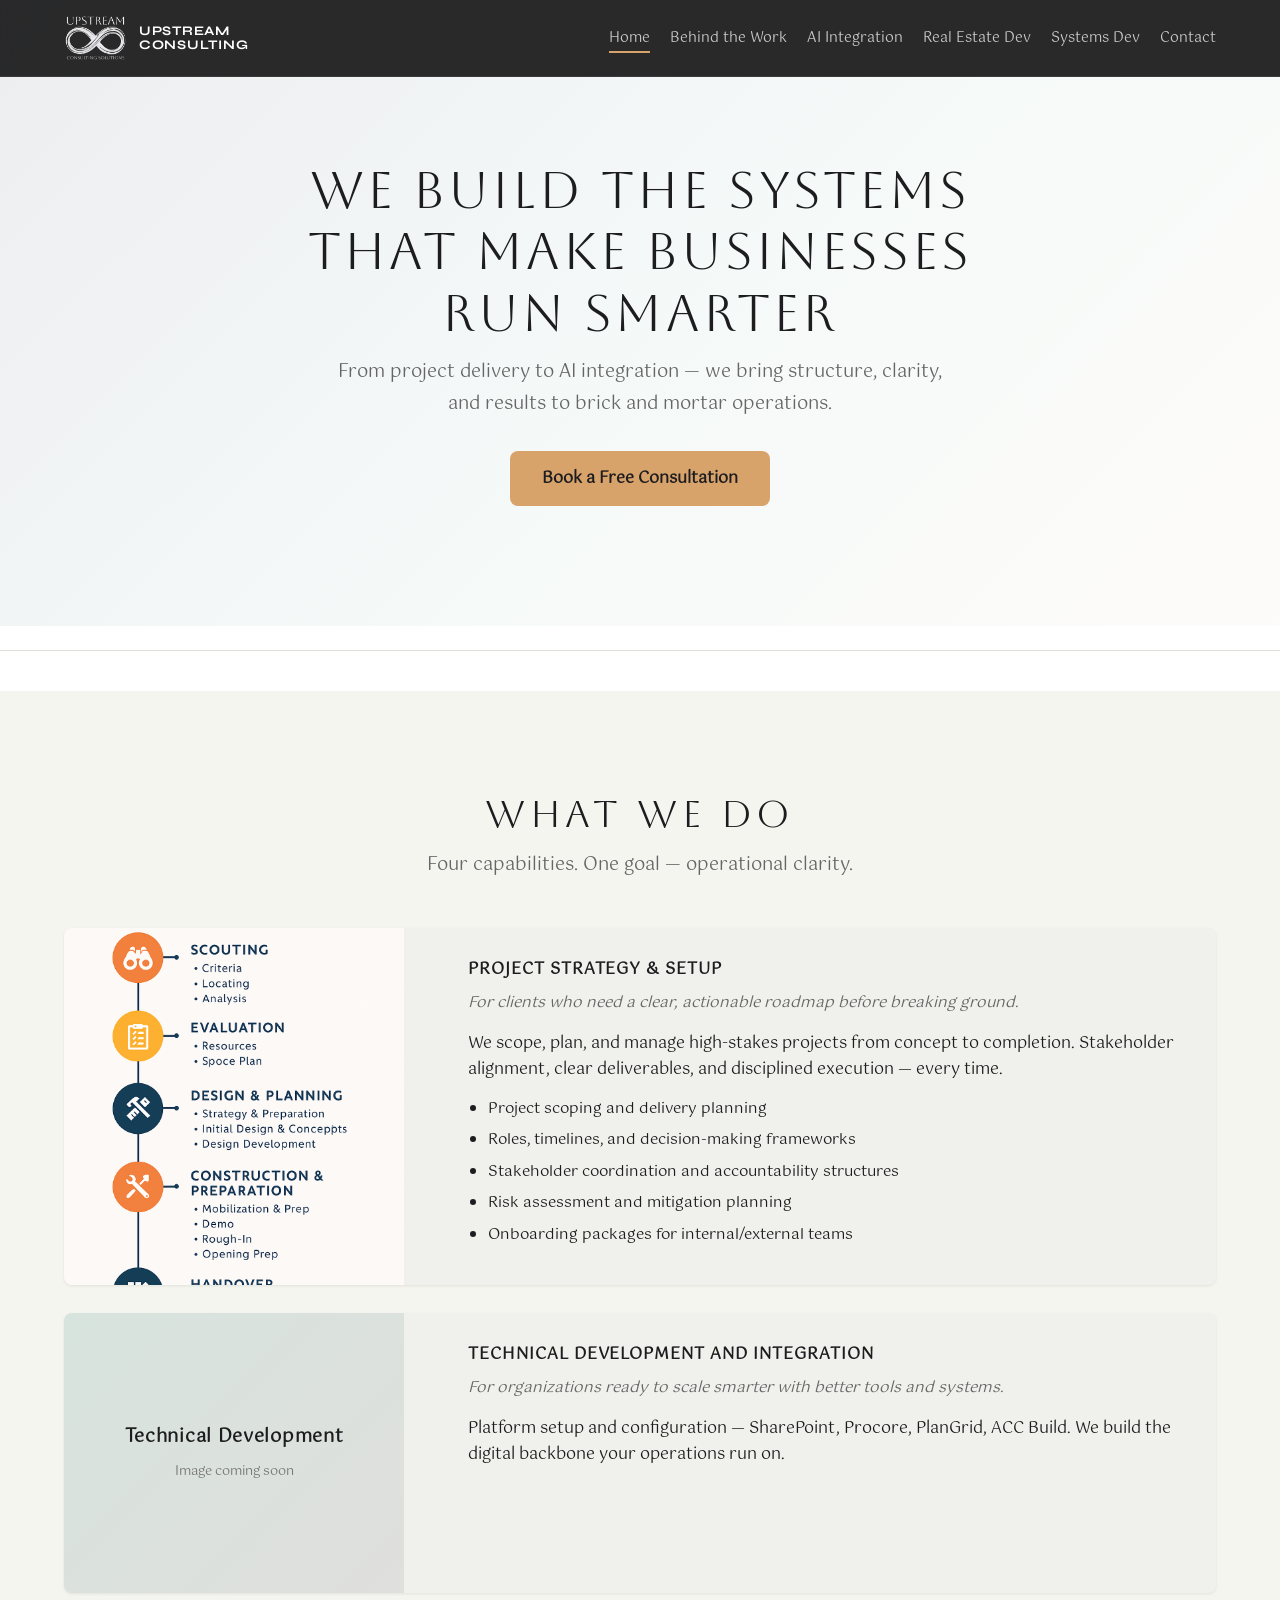
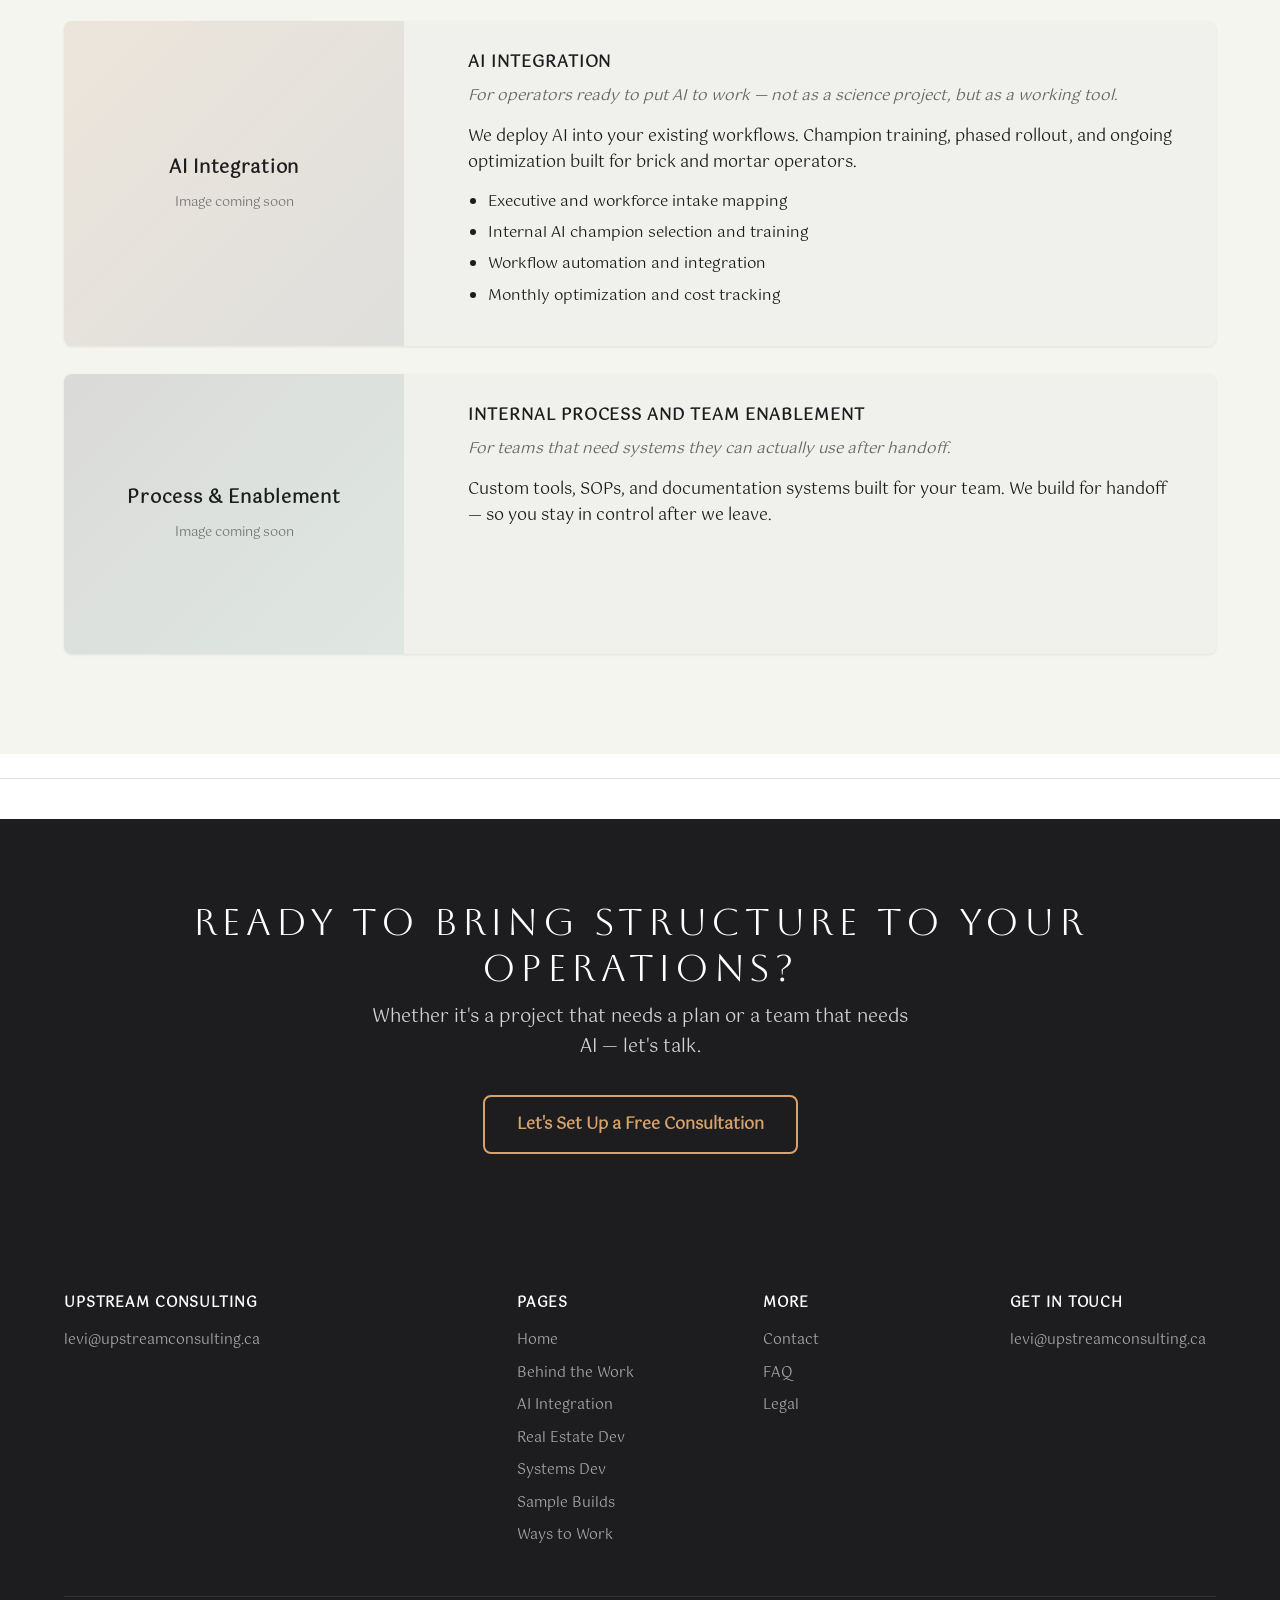
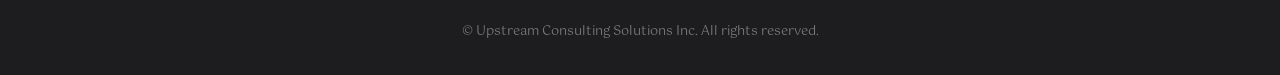
<file: index.html>
<!DOCTYPE html>
<html lang="en">
<head>
  <meta charset="UTF-8">
  <meta name="viewport" content="width=device-width, initial-scale=1.0">
  <title>Upstream Consulting | Project Delivery &amp; AI Integration for Brick &amp; Mortar</title>
  <meta name="description" content="We build the systems that make businesses run smarter. Project delivery, AI integration, and operational clarity for brick and mortar operators.">
  <link rel="canonical" href="https://upstreamconsulting.ca/">

  <!-- Open Graph -->
  <meta property="og:type" content="website">
  <meta property="og:title" content="Upstream Consulting | Project Delivery &amp; AI Integration for Brick &amp; Mortar">
  <meta property="og:description" content="We build the systems that make businesses run smarter. Project delivery, AI integration, and operational clarity for brick and mortar operators.">
  <meta property="og:url" content="https://upstreamconsulting.ca/">
  <meta property="og:image" content="https://upstreamconsulting.ca/images/logo-invert-small.png">
  <meta property="og:site_name" content="Upstream Consulting">

  <!-- Twitter Card -->
  <meta name="twitter:card" content="summary">
  <meta name="twitter:title" content="Upstream Consulting | Project Delivery &amp; AI Integration for Brick &amp; Mortar">
  <meta name="twitter:description" content="We build the systems that make businesses run smarter. Project delivery, AI integration, and operational clarity for brick and mortar operators.">

  <!-- Organization JSON-LD -->
  <script type="application/ld+json">
  {
    "@context": "https://schema.org",
    "@type": "Organization",
    "name": "Upstream Consulting",
    "url": "https://upstreamconsulting.ca/",
    "email": "levi@upstreamconsulting.ca",
    "areaServed": "British Columbia",
    "founder": {
      "@type": "Person",
      "name": "Levi Dick"
    }
  }
  </script>

  <link rel="stylesheet" href="/styles.css">
</head>
<body>

  <a href="#main" class="skip-link">Skip to content</a>

  <!-- Navigation -->
  <nav class="nav" id="nav" aria-label="Main navigation">
    <div class="nav-inner">
      <a href="/" class="nav-logo"><img src="/images/logo-invert-small.png" alt="Upstream Consulting"><span>Upstream<br>Consulting</span></a>
      <button class="hamburger" id="hamburger" aria-label="Toggle menu" aria-expanded="false">
        <span></span><span></span><span></span>
      </button>
      <ul class="nav-links" id="navLinks">
        <li><a href="/">Home</a></li>
        <li><a href="/behind-the-work/">Behind the Work</a></li>
        <li><a href="/ai-integration/">AI Integration</a></li>
        <li><a href="/red/">Real Estate Dev</a></li>
        <li><a href="/system-development/">Systems Dev</a></li>
        <li><a href="/contact/">Contact</a></li>
      </ul>
    </div>
  </nav>

  <!-- Hero -->
  <!-- TODO: Replace hero-bg gradient with a real background image (construction/office/tech photo at 15% opacity) when available -->
  <section class="hero hero-overlay hero-bg">
    <div class="container">
      <h1>We build the systems that make businesses run smarter</h1>
      <p>From project delivery to AI integration — we bring structure, clarity, and results to brick and mortar operations.</p>
      <a href="/contact/" class="btn btn-primary">Book a Free Consultation</a>
    </div>
  </section>

  <div class="section-divider"></div>

  <!-- Services -->
  <section class="alt-bg" id="main" tabindex="-1">
    <div class="container">
      <div style="text-align:center; margin-bottom:3rem;">
        <h2>What We Do</h2>
        <p class="section-sub">Four capabilities. One goal — operational clarity.</p>
      </div>

      <!-- Service Block 1 — Project Strategy -->
      <div class="service-block" style="margin-bottom:28px;">
        <div class="service-block-image" style="background-image:url('/images/project-strategy-setup.png');"></div>
        <div class="service-block-content">
          <h3>Project Strategy &amp; Setup</h3>
          <p class="card-italic">For clients who need a clear, actionable roadmap before breaking ground.</p>
          <p>We scope, plan, and manage high-stakes projects from concept to completion. Stakeholder alignment, clear deliverables, and disciplined execution — every time.</p>
          <ul>
            <li>Project scoping and delivery planning</li>
            <li>Roles, timelines, and decision-making frameworks</li>
            <li>Stakeholder coordination and accountability structures</li>
            <li>Risk assessment and mitigation planning</li>
            <li>Onboarding packages for internal/external teams</li>
          </ul>
        </div>
      </div>

      <!-- Service Block 2 — Technical Development -->
      <div class="service-block" style="margin-bottom:28px;">
        <div class="service-block-image placeholder" style="background: linear-gradient(135deg, rgba(74,155,142,0.15) 0%, rgba(26,26,46,0.08) 100%); flex-direction:column; gap:8px;">
          <span style="font-size:1.1rem; font-weight:700; color:var(--charcoal); letter-spacing:.04em;">Technical Development</span>
          <span style="font-size:.8rem; color:var(--gray-400);">Image coming soon</span>
        </div>
        <div class="service-block-content">
          <h3>Technical Development and Integration</h3>
          <p class="card-italic">For organizations ready to scale smarter with better tools and systems.</p>
          <p>Platform setup and configuration — SharePoint, Procore, PlanGrid, ACC Build. We build the digital backbone your operations run on.</p>
        </div>
      </div>

      <!-- Service Block 3 — AI Integration -->
      <div class="service-block" style="margin-bottom:28px;">
        <div class="service-block-image placeholder" style="background: linear-gradient(135deg, rgba(212,165,116,0.15) 0%, rgba(26,26,46,0.08) 100%); flex-direction:column; gap:8px;">
          <span style="font-size:1.1rem; font-weight:700; color:var(--charcoal); letter-spacing:.04em;">AI Integration</span>
          <span style="font-size:.8rem; color:var(--gray-400);">Image coming soon</span>
        </div>
        <div class="service-block-content">
          <h3>AI Integration</h3>
          <p class="card-italic">For operators ready to put AI to work — not as a science project, but as a working tool.</p>
          <p>We deploy AI into your existing workflows. Champion training, phased rollout, and ongoing optimization built for brick and mortar operators.</p>
          <ul>
            <li>Executive and workforce intake mapping</li>
            <li>Internal AI champion selection and training</li>
            <li>Workflow automation and integration</li>
            <li>Monthly optimization and cost tracking</li>
          </ul>
        </div>
      </div>

      <!-- Service Block 4 — Process & Enablement -->
      <div class="service-block">
        <div class="service-block-image placeholder" style="background: linear-gradient(135deg, rgba(26,26,46,0.1) 0%, rgba(74,155,142,0.1) 100%); flex-direction:column; gap:8px;">
          <span style="font-size:1.1rem; font-weight:700; color:var(--charcoal); letter-spacing:.04em;">Process &amp; Enablement</span>
          <span style="font-size:.8rem; color:var(--gray-400);">Image coming soon</span>
        </div>
        <div class="service-block-content">
          <h3>Internal Process and Team Enablement</h3>
          <p class="card-italic">For teams that need systems they can actually use after handoff.</p>
          <p>Custom tools, SOPs, and documentation systems built for your team. We build for handoff — so you stay in control after we leave.</p>
        </div>
      </div>

    </div>
  </section>

  <div class="section-divider"></div>

  <!-- CTA -->
  <section class="dark-section cta-section">
    <div class="container">
      <h2>Ready to bring structure to your operations?</h2>
      <p>Whether it's a project that needs a plan or a team that needs AI — let's talk.</p>
      <a href="/contact/" class="btn btn-outline">Let's Set Up a Free Consultation</a>
    </div>
  </section>

  <!-- Footer -->
  <footer class="site-footer">
    <div class="container">
      <div class="footer-grid">
        <div class="footer-col">
          <h4>Upstream Consulting</h4>
          <p><a href="mailto:levi@upstreamconsulting.ca">levi@upstreamconsulting.ca</a></p>
        </div>
        <div class="footer-col">
          <h4>Pages</h4>
          <a href="/">Home</a>
          <a href="/behind-the-work/">Behind the Work</a>
          <a href="/ai-integration/">AI Integration</a>
          <a href="/red/">Real Estate Dev</a>
          <a href="/system-development/">Systems Dev</a>
          <a href="/sample-builds/">Sample Builds</a>
          <a href="/ways-to-work/">Ways to Work</a>
        </div>
        <div class="footer-col">
          <h4>More</h4>
          <a href="/contact/">Contact</a>
          <a href="/faqs/">FAQ</a>
          <a href="/legal/">Legal</a>
        </div>
        <div class="footer-col">
          <h4>Get in Touch</h4>
          <a href="mailto:levi@upstreamconsulting.ca">levi@upstreamconsulting.ca</a>
        </div>
      </div>
      <div class="footer-bottom">
        &copy; Upstream Consulting Solutions Inc. All rights reserved.
      </div>
    </div>
  </footer>

  <!-- Back to Top -->
  <button class="back-to-top" id="backToTop" aria-label="Back to top">&uarr;</button>

  <!-- Minimal JS: hamburger + back-to-top + nav shadow -->
  <script>
    const hamburger = document.getElementById('hamburger');
    const navLinks = document.getElementById('navLinks');
    hamburger.addEventListener('click', () => {
      const open = hamburger.classList.toggle('open');
      navLinks.classList.toggle('open');
      hamburger.setAttribute('aria-expanded', open ? 'true' : 'false');
    });

    // Close menu on link click (mobile)
    navLinks.querySelectorAll('a').forEach(link => {
      link.addEventListener('click', () => {
        hamburger.classList.remove('open');
        navLinks.classList.remove('open');
        hamburger.setAttribute('aria-expanded', 'false');
      });
    });

    // Back to top
    const backToTop = document.getElementById('backToTop');
    window.addEventListener('scroll', () => {
      backToTop.classList.toggle('visible', window.scrollY > 400);
      document.getElementById('nav').classList.toggle('scrolled', window.scrollY > 10);
    });
    backToTop.addEventListener('click', () => {
      window.scrollTo({ top: 0, behavior: 'smooth' });
    });

  </script>

<script>
(function(){
  var norm = location.pathname.replace(/index\.html$/,'');
  if (norm === '') norm = '/';
  document.querySelectorAll('#navLinks a[href]').forEach(function(a){
    if (a.getAttribute('href') === norm) {
      a.classList.add('active');
      var dd = a.closest('.dropdown');
      if (dd) { var p = dd.closest('.has-dropdown'); if (p) { var pa = p.querySelector(':scope > a'); if (pa) pa.classList.add('active'); } }
    }
  });
})();
</script>
<script>
(function(){
  function closeAll(){ document.querySelectorAll('.has-dropdown.open').forEach(function(li){ li.classList.remove('open'); var a=li.querySelector('a'); if(a) a.setAttribute('aria-expanded','false'); }); }
  document.querySelectorAll('.has-dropdown > a').forEach(function(t){
    t.addEventListener('click', function(e){
      if (window.innerWidth > 900) {
        e.preventDefault();
        var li = t.parentElement;
        var willOpen = !li.classList.contains('open');
        closeAll();
        if (willOpen) { li.classList.add('open'); t.setAttribute('aria-expanded','true'); }
      }
    });
  });
  document.addEventListener('click', function(e){ if (!e.target.closest('.has-dropdown')) closeAll(); });
  document.addEventListener('keydown', function(e){ if (e.key === 'Escape') closeAll(); });
})();
</script>
</body>
</html>
</file>
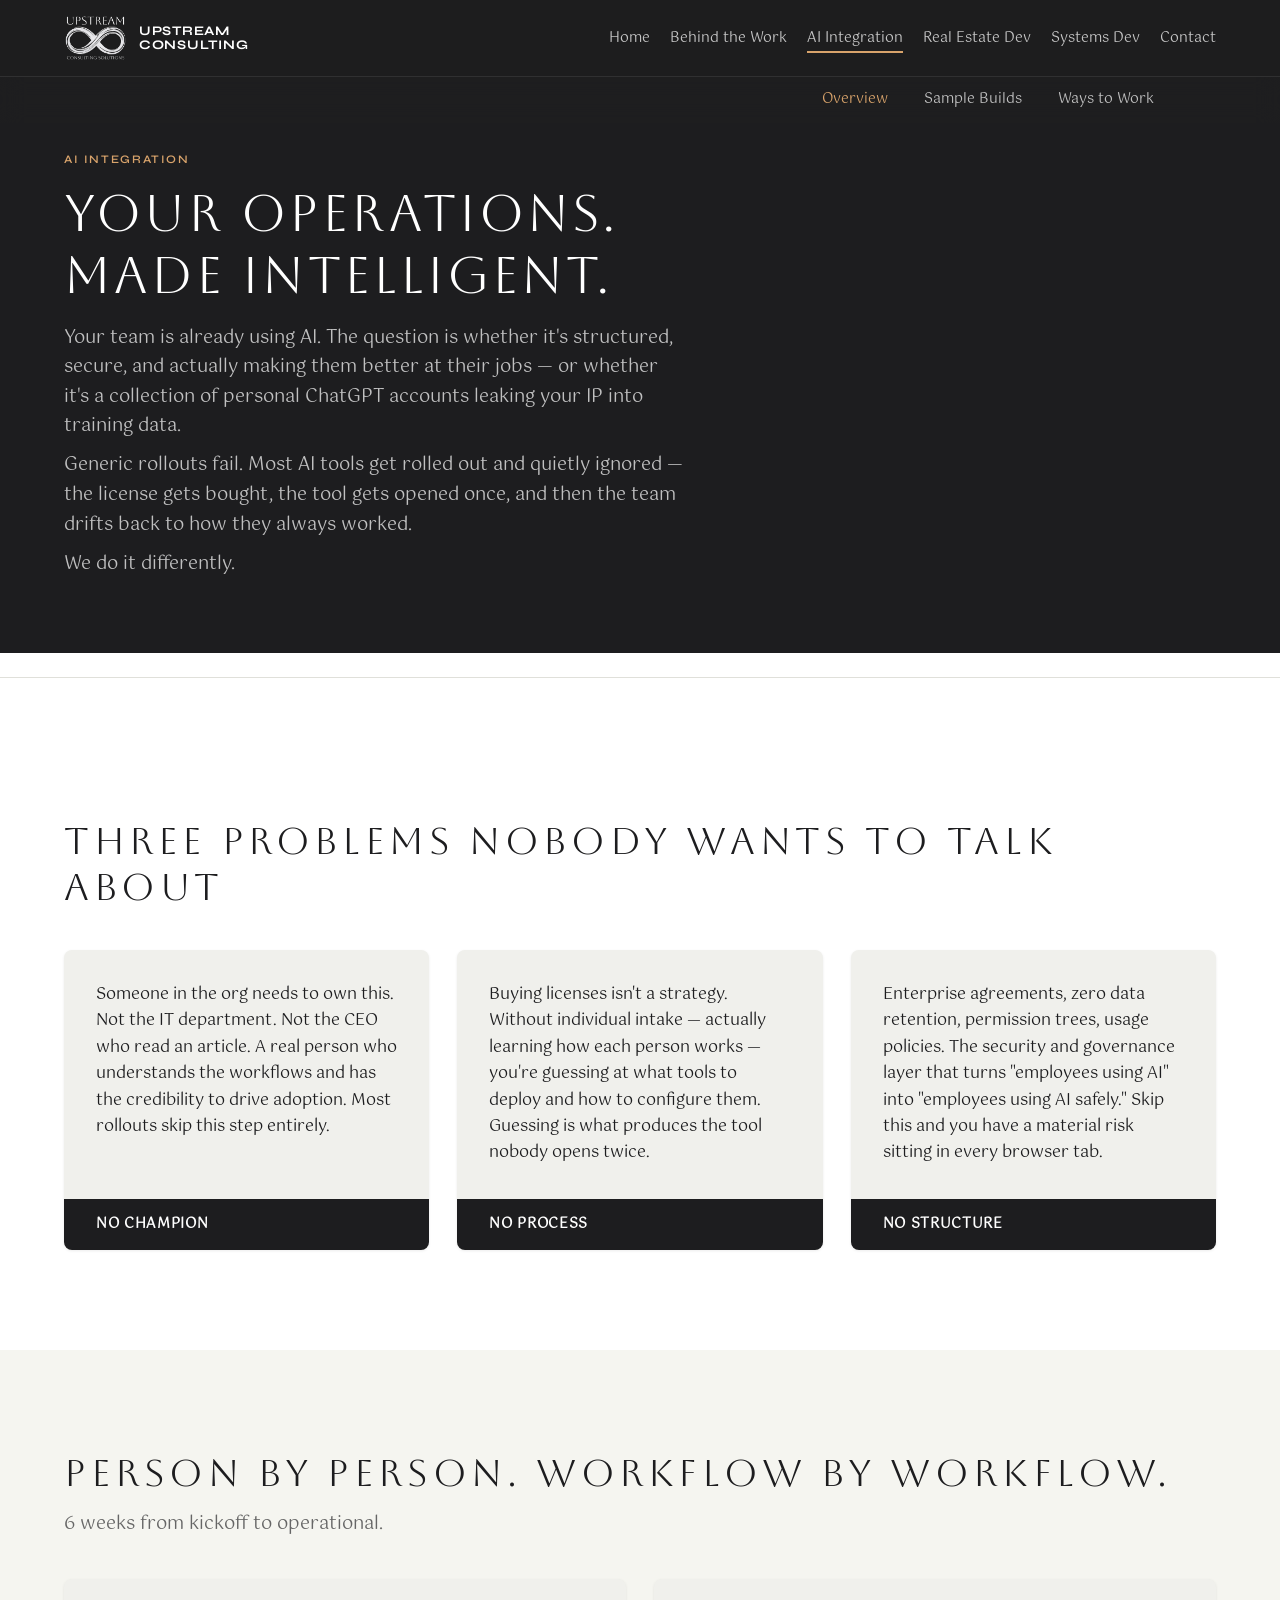
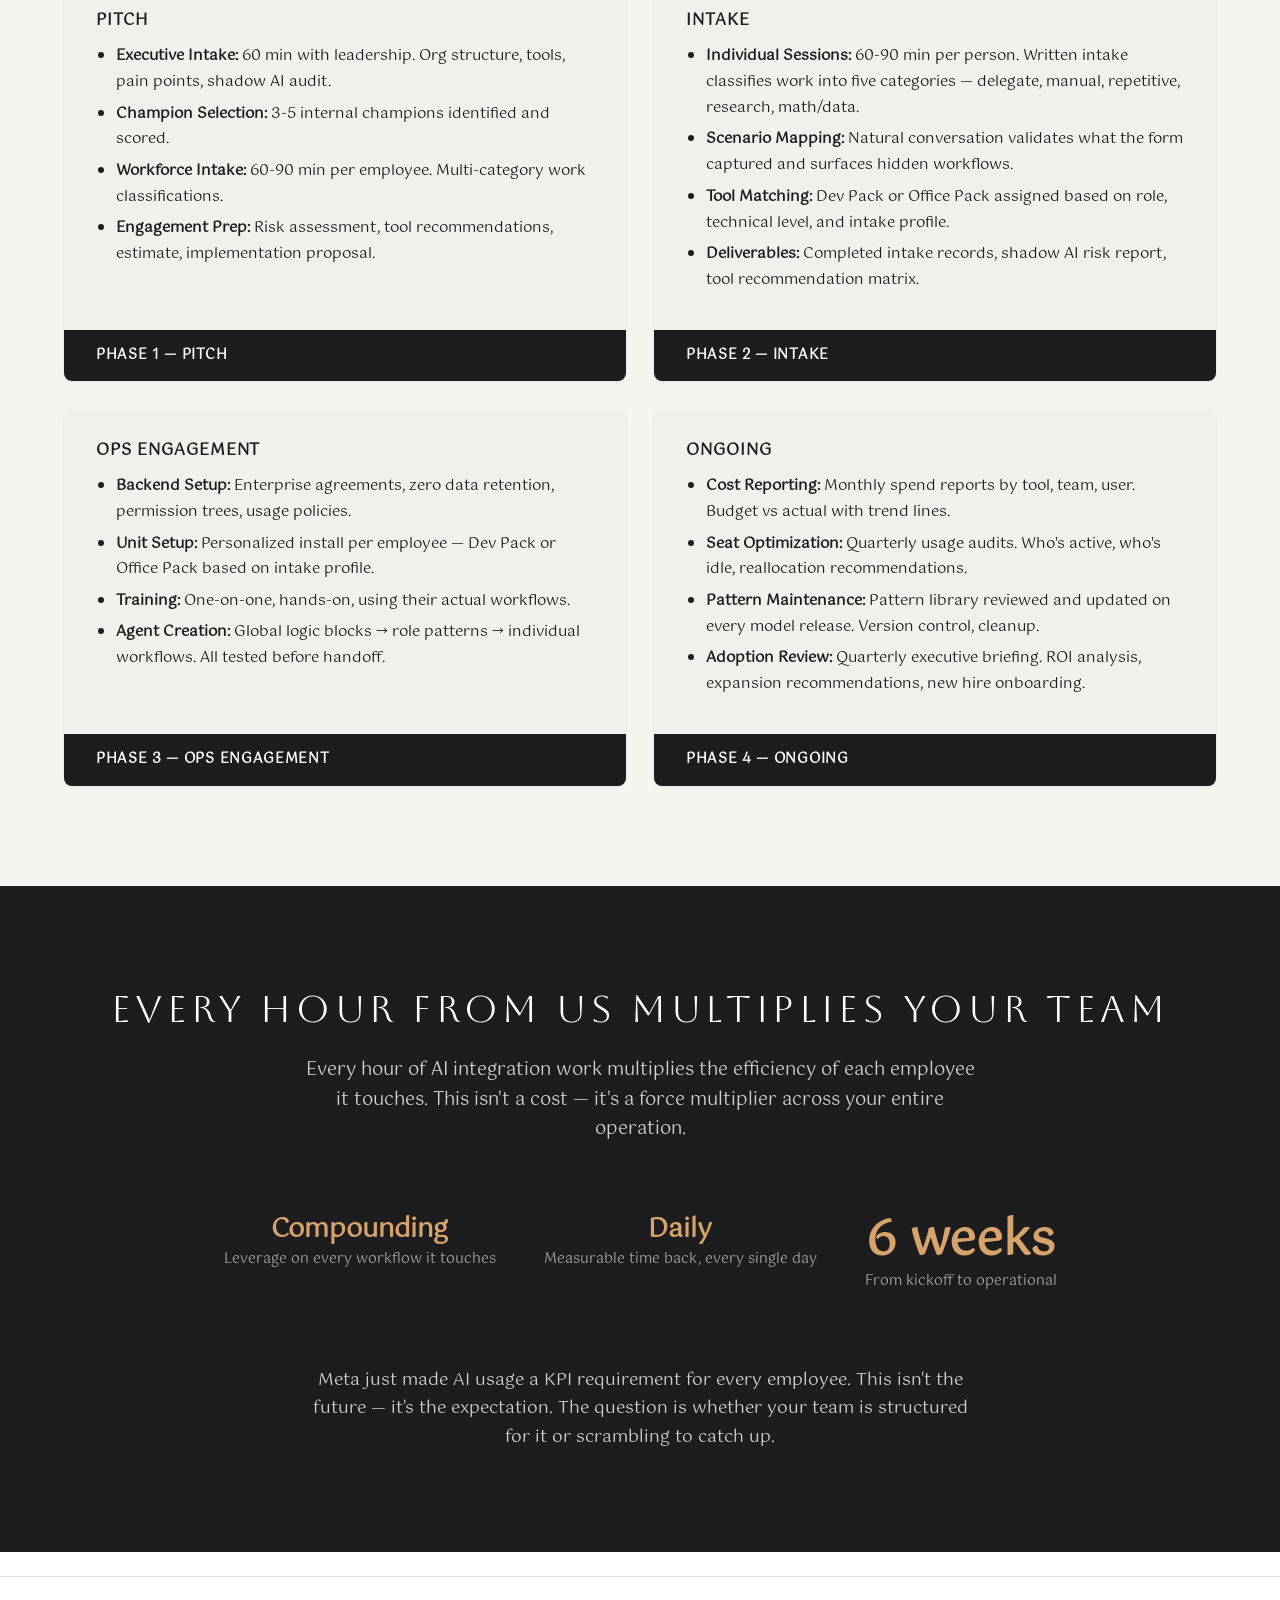
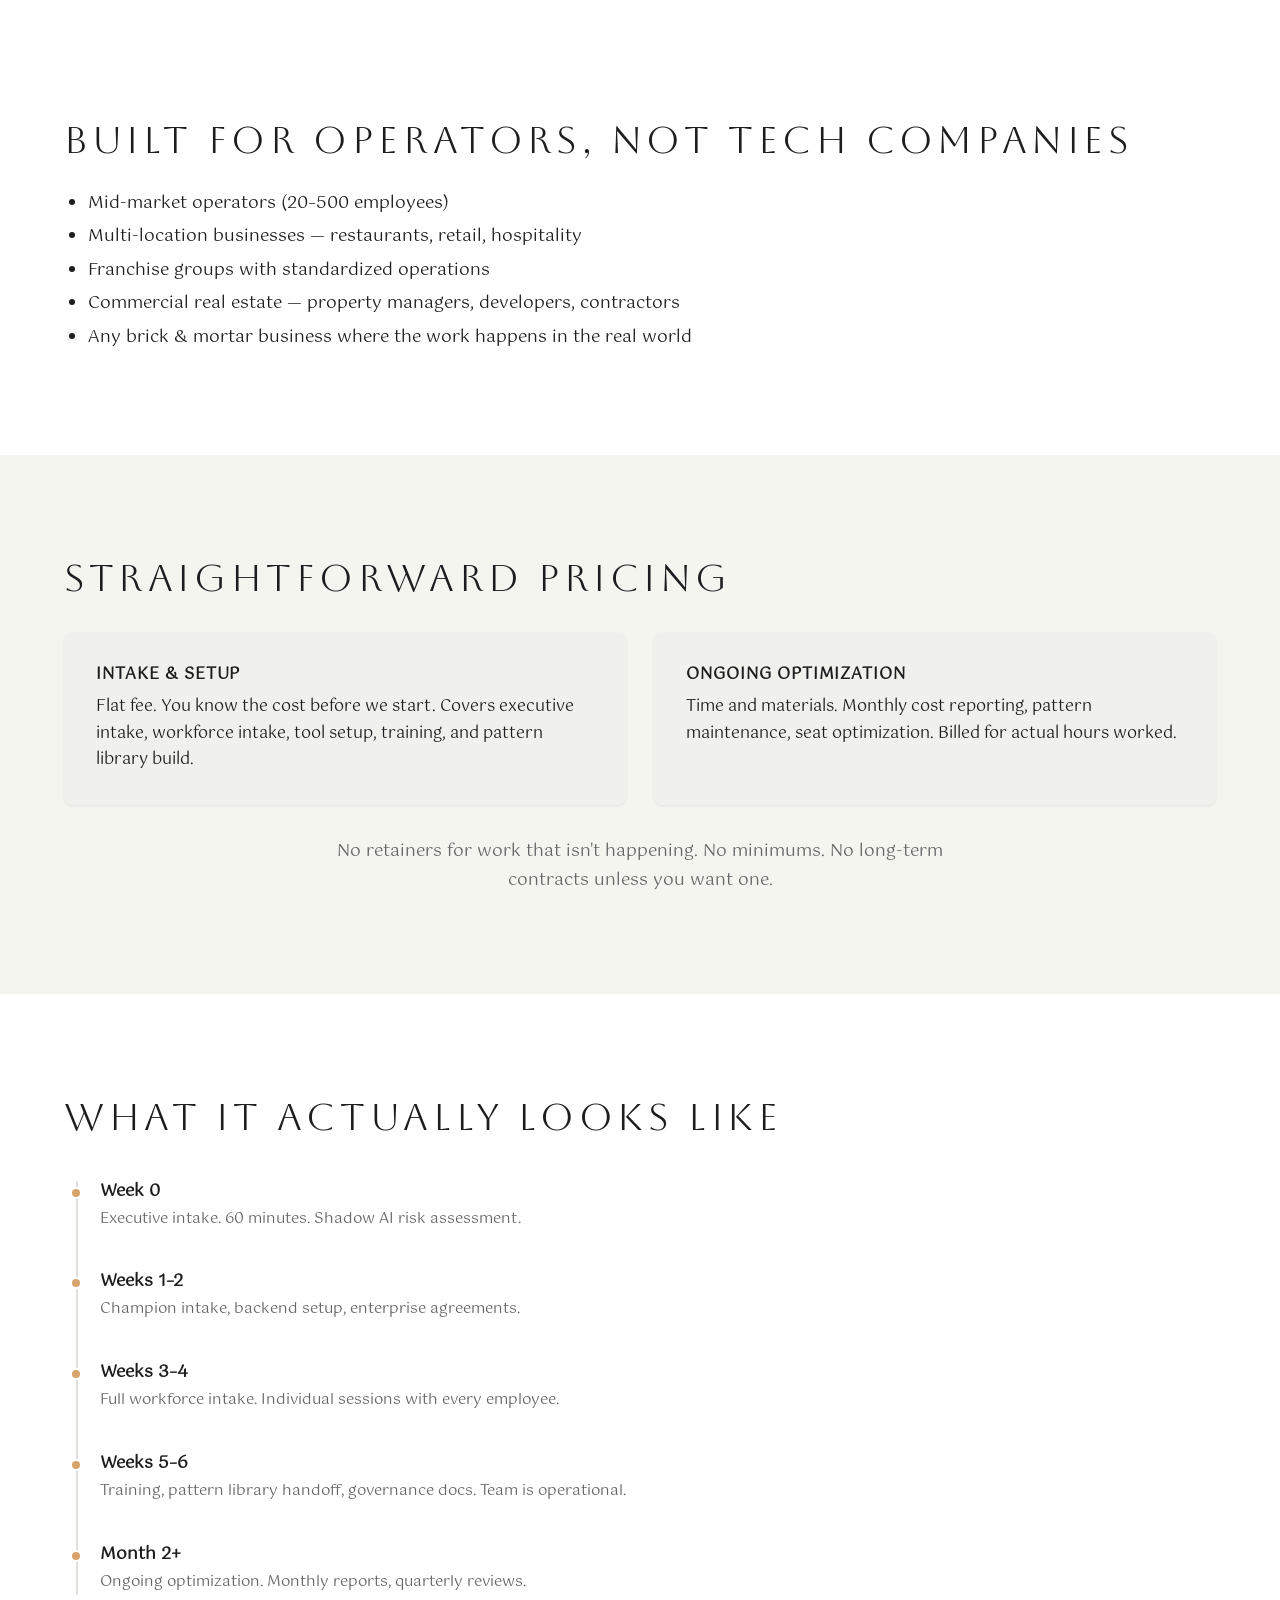
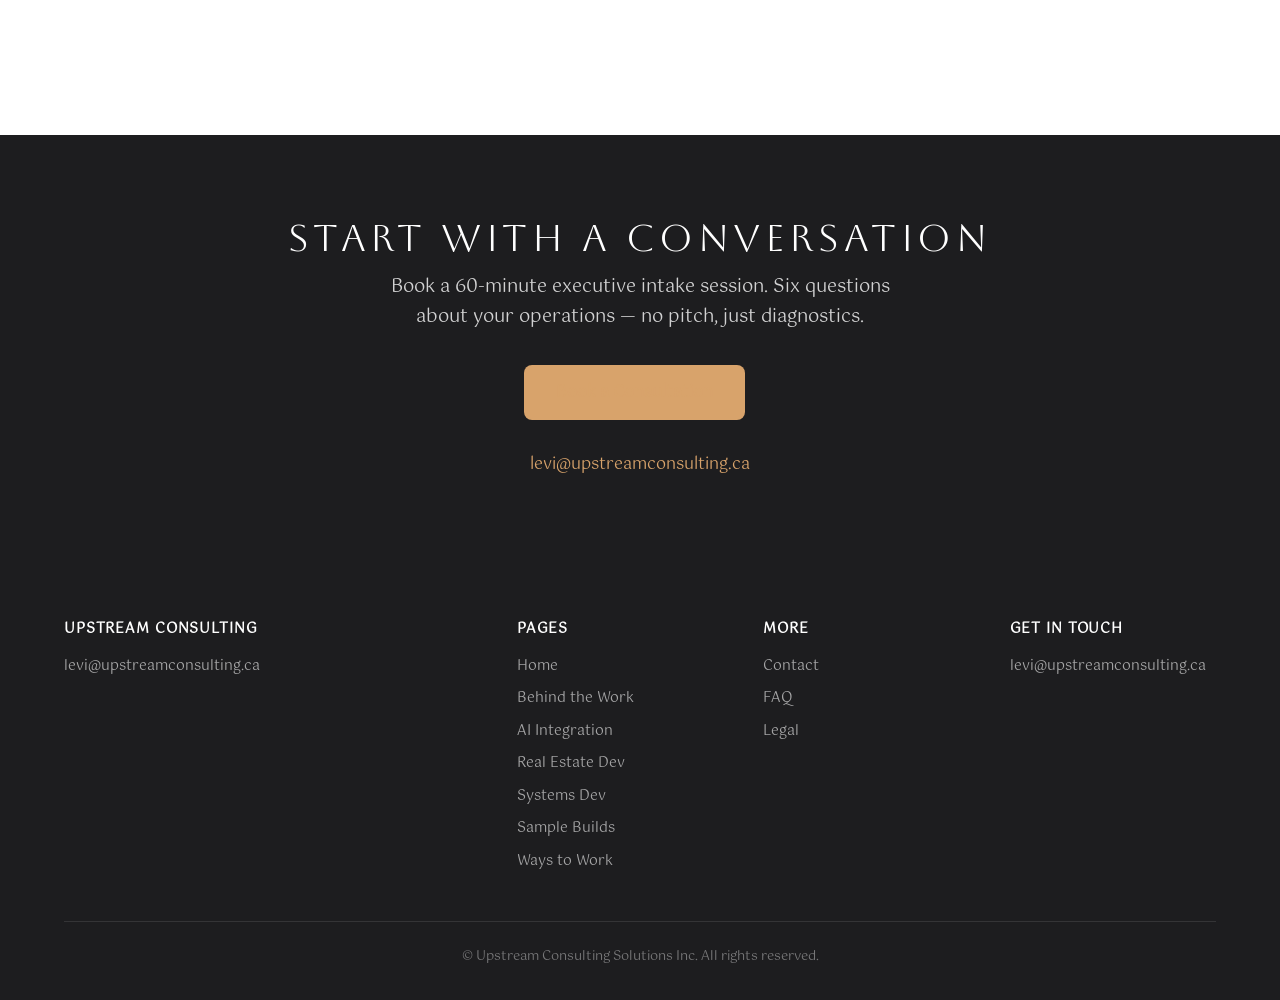
<file: ai-integration/index.html>
<!DOCTYPE html>
<html lang="en">
<head>
  <meta charset="UTF-8">
  <meta name="viewport" content="width=device-width, initial-scale=1.0">
  <title>AI Integration for Brick &amp; Mortar Operators | Upstream Consulting</title>
  <meta name="description" content="Person-by-person AI integration for brick and mortar operators. Structured rollouts, enterprise security, and ongoing optimization — not generic Copilot deployments.">
  <link rel="canonical" href="https://upstreamconsulting.ca/ai-integration/">

  <!-- Open Graph -->
  <meta property="og:type" content="website">
  <meta property="og:title" content="AI Integration for Brick &amp; Mortar Operators | Upstream Consulting">
  <meta property="og:description" content="Person-by-person AI integration for brick and mortar operators. Structured rollouts, enterprise security, and ongoing optimization — not generic Copilot deployments.">
  <meta property="og:url" content="https://upstreamconsulting.ca/ai-integration/">
  <meta property="og:image" content="https://upstreamconsulting.ca/images/logo-invert-small.png">
  <meta property="og:site_name" content="Upstream Consulting">

  <!-- Twitter Card -->
  <meta name="twitter:card" content="summary">
  <meta name="twitter:title" content="AI Integration for Brick &amp; Mortar Operators | Upstream Consulting">
  <meta name="twitter:description" content="Person-by-person AI integration for brick and mortar operators. Structured rollouts, enterprise security, and ongoing optimization — not generic Copilot deployments.">

  <link rel="stylesheet" href="/styles.css">
</head>
<body class="has-subnav">

  <a href="#main" class="skip-link">Skip to content</a>

  <!-- Navigation -->
  <nav class="nav" id="nav" aria-label="Main navigation">
    <div class="nav-inner">
      <a href="/" class="nav-logo"><img src="/images/logo-invert-small.png" alt="Upstream Consulting"><span>Upstream<br>Consulting</span></a>
      <button class="hamburger" id="hamburger" aria-label="Toggle menu" aria-expanded="false">
        <span></span><span></span><span></span>
      </button>
      <ul class="nav-links" id="navLinks">
        <li><a href="/">Home</a></li>
        <li><a href="/behind-the-work/">Behind the Work</a></li>
        <li><a href="/ai-integration/" class="active">AI Integration</a></li>
        <li><a href="/red/">Real Estate Dev</a></li>
        <li><a href="/system-development/">Systems Dev</a></li>
        <li><a href="/contact/">Contact</a></li>
      </ul>
    </div>
  </nav>
  <!-- Section sub-nav -->
  <nav class="subnav" aria-label="AI Integration section">
    <div class="subnav-inner">
      <a href="/ai-integration/" class="active">Overview</a>
      <a href="/sample-builds/">Sample Builds</a>
      <a href="/ways-to-work/">Ways to Work</a>
    </div>
  </nav>

  <!-- Hero -->
  <section class="hero-band">
    <div class="container">
      <div class="eyebrow">AI Integration</div>
      <h1>Your Operations. Made Intelligent.</h1>
      <p>Your team is already using AI. The question is whether it's structured, secure, and actually making them better at their jobs — or whether it's a collection of personal ChatGPT accounts leaking your IP into training data.</p>
      <p>Generic rollouts fail. Most AI tools get rolled out and quietly ignored — the license gets bought, the tool gets opened once, and then the team drifts back to how they always worked.</p>
      <p>We do it differently.</p>
    </div>
  </section>

  <div class="section-divider"></div>

  <!-- Three Problems -->
  <section class="section" id="main" tabindex="-1">
    <div class="container">
      <h2>Three Problems Nobody Wants to Talk About</h2>
      <div class="cards-grid-3" style="margin-top: 2.5rem;">
        <div class="card phase-card">
          <div class="card-body">
            <p>Someone in the org needs to own this. Not the IT department. Not the CEO who read an article. A real person who understands the workflows and has the credibility to drive adoption. Most rollouts skip this step entirely.</p>
          </div>
          <div class="card-label">No Champion</div>
        </div>
        <div class="card phase-card">
          <div class="card-body">
            <p>Buying licenses isn't a strategy. Without individual intake — actually learning how each person works — you're guessing at what tools to deploy and how to configure them. Guessing is what produces the tool nobody opens twice.</p>
          </div>
          <div class="card-label">No Process</div>
        </div>
        <div class="card phase-card">
          <div class="card-body">
            <p>Enterprise agreements, zero data retention, permission trees, usage policies. The security and governance layer that turns "employees using AI" into "employees using AI safely." Skip this and you have a material risk sitting in every browser tab.</p>
          </div>
          <div class="card-label">No Structure</div>
        </div>
      </div>
    </div>
  </section>

  <!-- Person by Person -->
  <section class="section alt-bg">
    <div class="container">
      <h2>Person by Person. Workflow by Workflow.</h2>
      <p class="section-sub">6 weeks from kickoff to operational.</p>
      <div class="cards-grid" style="margin-top: 1rem;">

        <!-- PITCH -->
        <div class="card phase-card">
          <div class="card-body">
            <h3>Pitch</h3>
            <ul>
              <li><strong>Executive Intake:</strong> 60 min with leadership. Org structure, tools, pain points, shadow AI audit.</li>
              <li><strong>Champion Selection:</strong> 3-5 internal champions identified and scored.</li>
              <li><strong>Workforce Intake:</strong> 60-90 min per employee. Multi-category work classifications.</li>
              <li><strong>Engagement Prep:</strong> Risk assessment, tool recommendations, estimate, implementation proposal.</li>
            </ul>
          </div>
          <div class="card-label">Phase 1 — Pitch</div>
        </div>

        <!-- INTAKE -->
        <div class="card phase-card">
          <div class="card-body">
            <h3>Intake</h3>
            <ul>
              <li><strong>Individual Sessions:</strong> 60-90 min per person. Written intake classifies work into five categories — delegate, manual, repetitive, research, math/data.</li>
              <li><strong>Scenario Mapping:</strong> Natural conversation validates what the form captured and surfaces hidden workflows.</li>
              <li><strong>Tool Matching:</strong> Dev Pack or Office Pack assigned based on role, technical level, and intake profile.</li>
              <li><strong>Deliverables:</strong> Completed intake records, shadow AI risk report, tool recommendation matrix.</li>
            </ul>
          </div>
          <div class="card-label">Phase 2 — Intake</div>
        </div>

        <!-- OPS ENGAGEMENT -->
        <div class="card phase-card">
          <div class="card-body">
            <h3>Ops Engagement</h3>
            <ul>
              <li><strong>Backend Setup:</strong> Enterprise agreements, zero data retention, permission trees, usage policies.</li>
              <li><strong>Unit Setup:</strong> Personalized install per employee — Dev Pack or Office Pack based on intake profile.</li>
              <li><strong>Training:</strong> One-on-one, hands-on, using their actual workflows.</li>
              <li><strong>Agent Creation:</strong> Global logic blocks → role patterns → individual workflows. All tested before handoff.</li>
            </ul>
          </div>
          <div class="card-label">Phase 3 — Ops Engagement</div>
        </div>

        <!-- ONGOING -->
        <div class="card phase-card">
          <div class="card-body">
            <h3>Ongoing</h3>
            <ul>
              <li><strong>Cost Reporting:</strong> Monthly spend reports by tool, team, user. Budget vs actual with trend lines.</li>
              <li><strong>Seat Optimization:</strong> Quarterly usage audits. Who's active, who's idle, reallocation recommendations.</li>
              <li><strong>Pattern Maintenance:</strong> Pattern library reviewed and updated on every model release. Version control, cleanup.</li>
              <li><strong>Adoption Review:</strong> Quarterly executive briefing. ROI analysis, expansion recommendations, new hire onboarding.</li>
            </ul>
          </div>
          <div class="card-label">Phase 4 — Ongoing</div>
        </div>

      </div>
    </div>
  </section>

  <!-- Force Multiplier -->
  <section class="dark-section" style="text-align:center;">
    <div class="container">
      <h2>Every Hour From Us Multiplies Your Team</h2>
      <p style="max-width:680px; margin:1.5rem auto;">Every hour of AI integration work multiplies the efficiency of each employee it touches. This isn't a cost — it's a force multiplier across your entire operation.</p>
      <div class="stats-row" style="margin-top:2rem;">
        <div class="stat">
          <div class="stat-number" style="font-size:1.6rem;">Compounding</div>
          <div class="stat-label">Leverage on every workflow it touches</div>
        </div>
        <div class="stat">
          <div class="stat-number" style="font-size:1.6rem;">Daily</div>
          <div class="stat-label">Measurable time back, every single day</div>
        </div>
        <div class="stat">
          <div class="stat-number">6 weeks</div>
          <div class="stat-label">From kickoff to operational</div>
        </div>
      </div>
      <p style="max-width:680px; margin:2rem auto 0; font-size:1.05rem;">Meta just made AI usage a KPI requirement for every employee. This isn't the future — it's the expectation. The question is whether your team is structured for it or scrambling to catch up.</p>
    </div>
  </section>

  <div class="section-divider"></div>

  <!-- Built for Operators -->
  <section class="section">
    <div class="container">
      <h2>Built for Operators, Not Tech Companies</h2>
      <ul style="max-width: 680px; margin-top: 1.5rem; padding-left: 1.5rem; font-size: 1.05rem; line-height: 2;">
        <li>Mid-market operators (20–500 employees)</li>
        <li>Multi-location businesses — restaurants, retail, hospitality</li>
        <li>Franchise groups with standardized operations</li>
        <li>Commercial real estate — property managers, developers, contractors</li>
        <li>Any brick &amp; mortar business where the work happens in the real world</li>
      </ul>
    </div>
  </section>

  <!-- Straightforward Pricing -->
  <section class="section alt-bg">
    <div class="container">
      <h2>Straightforward Pricing</h2>
      <div class="cards-grid" style="margin-top: 2rem;">
        <div class="card">
          <div class="card-body">
            <h3>Intake &amp; Setup</h3>
            <p>Flat fee. You know the cost before we start. Covers executive intake, workforce intake, tool setup, training, and pattern library build.</p>
          </div>
        </div>
        <div class="card">
          <div class="card-body">
            <h3>Ongoing Optimization</h3>
            <p>Time and materials. Monthly cost reporting, pattern maintenance, seat optimization. Billed for actual hours worked.</p>
          </div>
        </div>
      </div>
      <p style="text-align: center; margin-top: 2rem; color: var(--gray-600); font-size: 1.05rem; max-width: 640px; margin-left: auto; margin-right: auto;">No retainers for work that isn't happening. No minimums. No long-term contracts unless you want one.</p>
    </div>
  </section>

  <!-- Timeline -->
  <section class="section">
    <div class="container">
      <h2>What It Actually Looks Like</h2>
      <div class="timeline" style="margin-top: 2.5rem;">
        <div class="timeline-item">
          <h4>Week 0</h4>
          <p>Executive intake. 60 minutes. Shadow AI risk assessment.</p>
        </div>
        <div class="timeline-item">
          <h4>Weeks 1–2</h4>
          <p>Champion intake, backend setup, enterprise agreements.</p>
        </div>
        <div class="timeline-item">
          <h4>Weeks 3–4</h4>
          <p>Full workforce intake. Individual sessions with every employee.</p>
        </div>
        <div class="timeline-item">
          <h4>Weeks 5–6</h4>
          <p>Training, pattern library handoff, governance docs. Team is operational.</p>
        </div>
        <div class="timeline-item">
          <h4>Month 2+</h4>
          <p>Ongoing optimization. Monthly reports, quarterly reviews.</p>
        </div>
      </div>
    </div>
  </section>

  <!-- CTA -->
  <section class="dark-section cta-section">
    <div class="container">
      <h2>Start With a Conversation</h2>
      <p>Book a 60-minute executive intake session. Six questions about your operations — no pitch, just diagnostics.</p>
      <a href="/contact/" class="btn btn-primary" style="margin-right: 12px;">Book a Consultation</a>
      <br><br>
      <a href="mailto:levi@upstreamconsulting.ca" style="color: var(--gold); font-size: 1rem;">levi@upstreamconsulting.ca</a>
    </div>
  </section>

  <!-- Footer -->
  <footer class="site-footer">
    <div class="container">
      <div class="footer-grid">
        <div class="footer-col">
          <h4>Upstream Consulting</h4>
          <p><a href="mailto:levi@upstreamconsulting.ca">levi@upstreamconsulting.ca</a></p>
        </div>
        <div class="footer-col">
          <h4>Pages</h4>
          <a href="/">Home</a>
          <a href="/behind-the-work/">Behind the Work</a>
          <a href="/ai-integration/">AI Integration</a>
          <a href="/red/">Real Estate Dev</a>
          <a href="/system-development/">Systems Dev</a>
          <a href="/sample-builds/">Sample Builds</a>
          <a href="/ways-to-work/">Ways to Work</a>
        </div>
        <div class="footer-col">
          <h4>More</h4>
          <a href="/contact/">Contact</a>
          <a href="/faqs/">FAQ</a>
          <a href="/legal/">Legal</a>
        </div>
        <div class="footer-col">
          <h4>Get in Touch</h4>
          <a href="mailto:levi@upstreamconsulting.ca">levi@upstreamconsulting.ca</a>
        </div>
      </div>
      <div class="footer-bottom">
        &copy; Upstream Consulting Solutions Inc. All rights reserved.
      </div>
    </div>
  </footer>

  <!-- Back to Top -->
  <button class="back-to-top" id="backToTop" aria-label="Back to top">&uarr;</button>

  <script>
    const nav = document.getElementById('nav');

    // Hamburger toggle
    const hamburger = document.getElementById('hamburger');
    const navLinks = document.getElementById('navLinks');
    hamburger.addEventListener('click', () => {
      const open = hamburger.classList.toggle('open');
      navLinks.classList.toggle('open');
      hamburger.setAttribute('aria-expanded', open ? 'true' : 'false');
    });

    // Close menu on link click (mobile)
    navLinks.querySelectorAll('a').forEach(link => {
      link.addEventListener('click', () => {
        hamburger.classList.remove('open');
        navLinks.classList.remove('open');
        hamburger.setAttribute('aria-expanded', 'false');
      });
    });

    // Back to top
    const backToTop = document.getElementById('backToTop');
    backToTop.addEventListener('click', () => {
      window.scrollTo({ top: 0, behavior: 'smooth' });
    });

    // Single scroll listener — nav shadow + back-to-top visibility
    window.addEventListener('scroll', () => {
      nav.classList.toggle('scrolled', window.scrollY > 10);
      backToTop.classList.toggle('visible', window.scrollY > 400);
    }, { passive: true });
  </script>

<script>
(function(){
  var norm = location.pathname.replace(/index\.html$/,'');
  if (norm === '') norm = '/';
  document.querySelectorAll('#navLinks a[href]').forEach(function(a){
    if (a.getAttribute('href') === norm) {
      a.classList.add('active');
      var dd = a.closest('.dropdown');
      if (dd) { var p = dd.closest('.has-dropdown'); if (p) { var pa = p.querySelector(':scope > a'); if (pa) pa.classList.add('active'); } }
    }
  });
})();
</script>
<script>
(function(){
  function closeAll(){ document.querySelectorAll('.has-dropdown.open').forEach(function(li){ li.classList.remove('open'); var a=li.querySelector('a'); if(a) a.setAttribute('aria-expanded','false'); }); }
  document.querySelectorAll('.has-dropdown > a').forEach(function(t){
    t.addEventListener('click', function(e){
      if (window.innerWidth > 900) {
        e.preventDefault();
        var li = t.parentElement;
        var willOpen = !li.classList.contains('open');
        closeAll();
        if (willOpen) { li.classList.add('open'); t.setAttribute('aria-expanded','true'); }
      }
    });
  });
  document.addEventListener('click', function(e){ if (!e.target.closest('.has-dropdown')) closeAll(); });
  document.addEventListener('keydown', function(e){ if (e.key === 'Escape') closeAll(); });
})();
</script>
<script>
(function(){
  function align(){
    var inner = document.querySelector('.subnav-inner');
    if (!inner) return;
    if (window.innerWidth <= 900) { inner.style.transform = 'none'; return; }
    var ai = document.querySelector('#navLinks a[href="/ai-integration/"]');
    var active = document.querySelector('.subnav a.active');
    if (!ai || !active) return;
    inner.style.transform = 'none';
    var aiR = ai.getBoundingClientRect();
    var acR = active.getBoundingClientRect();
    var dx = (aiR.left + aiR.width / 2) - (acR.left + acR.width / 2);
    inner.style.transform = 'translateX(' + Math.round(dx) + 'px)';
  }
  window.addEventListener('load', align);
  window.addEventListener('resize', align);
  if (document.fonts && document.fonts.ready) document.fonts.ready.then(align);
  align();
})();
</script>
</body>
</html>
</file>
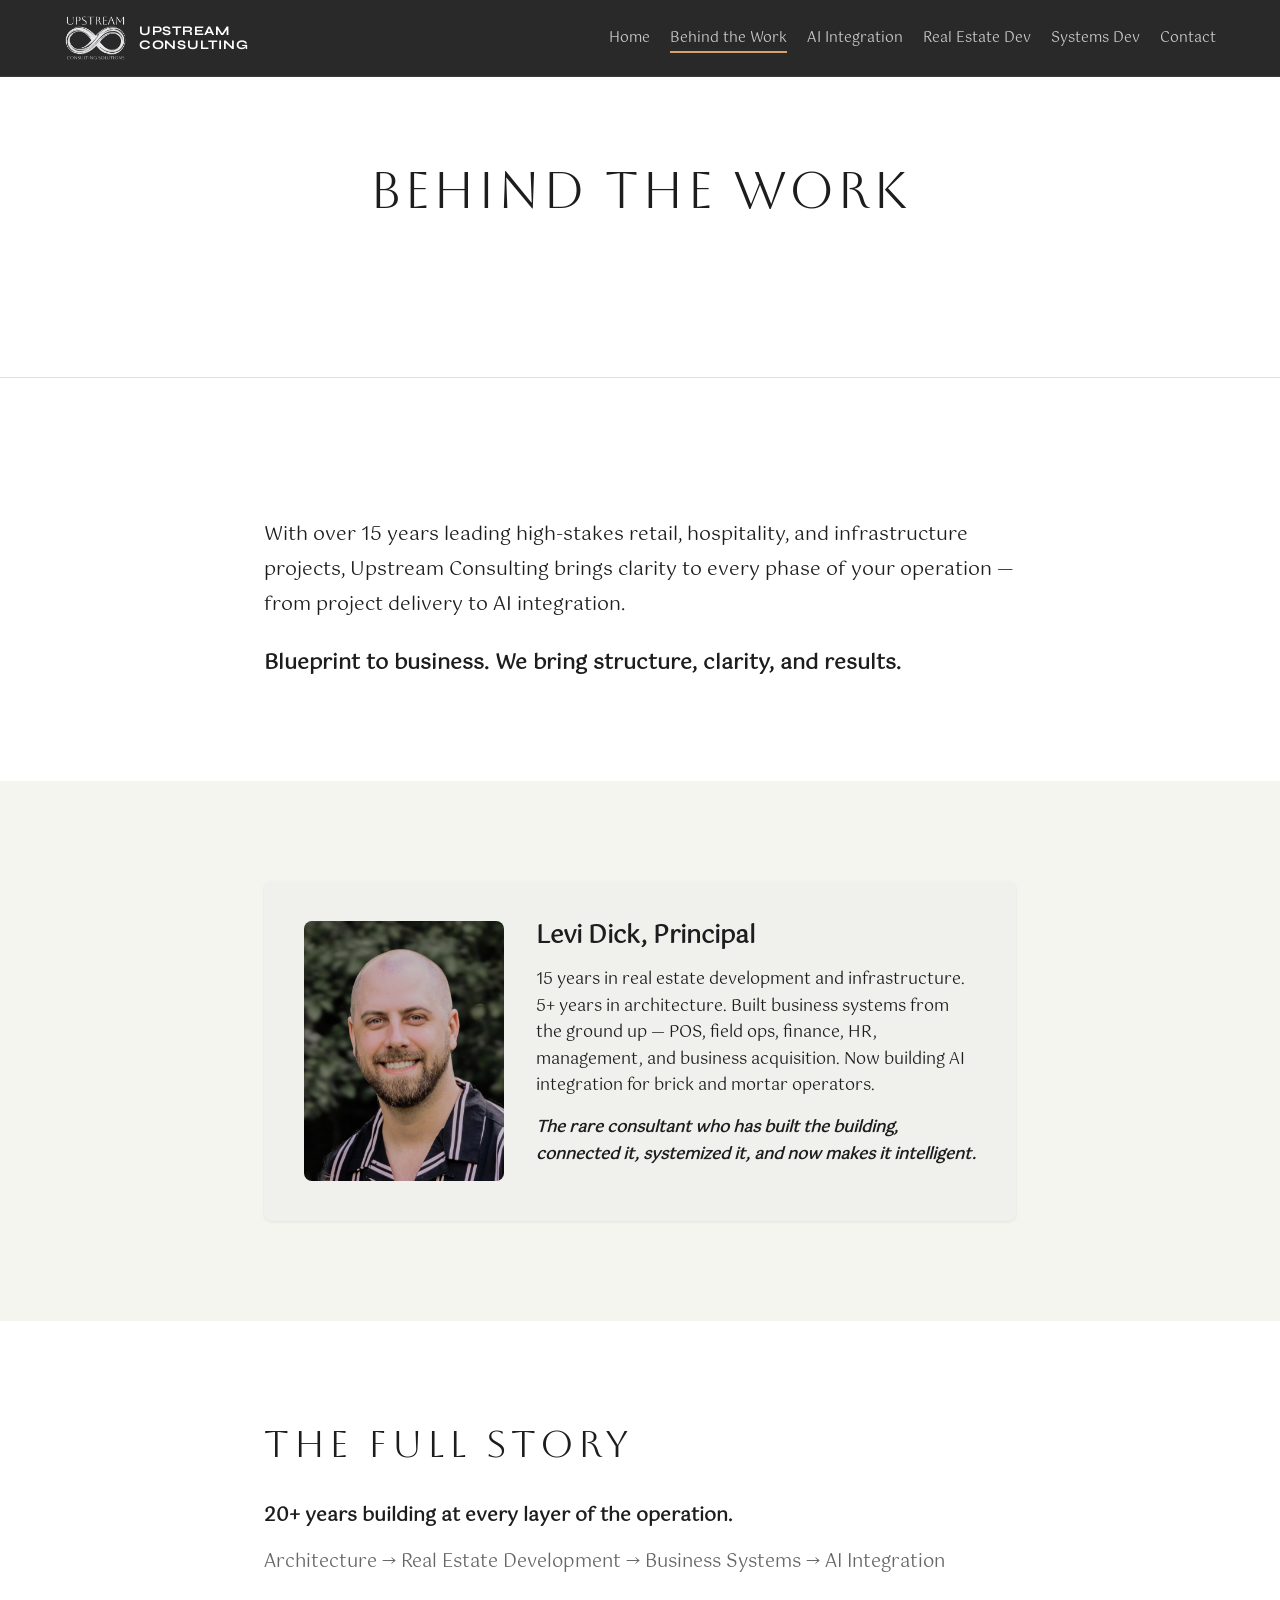
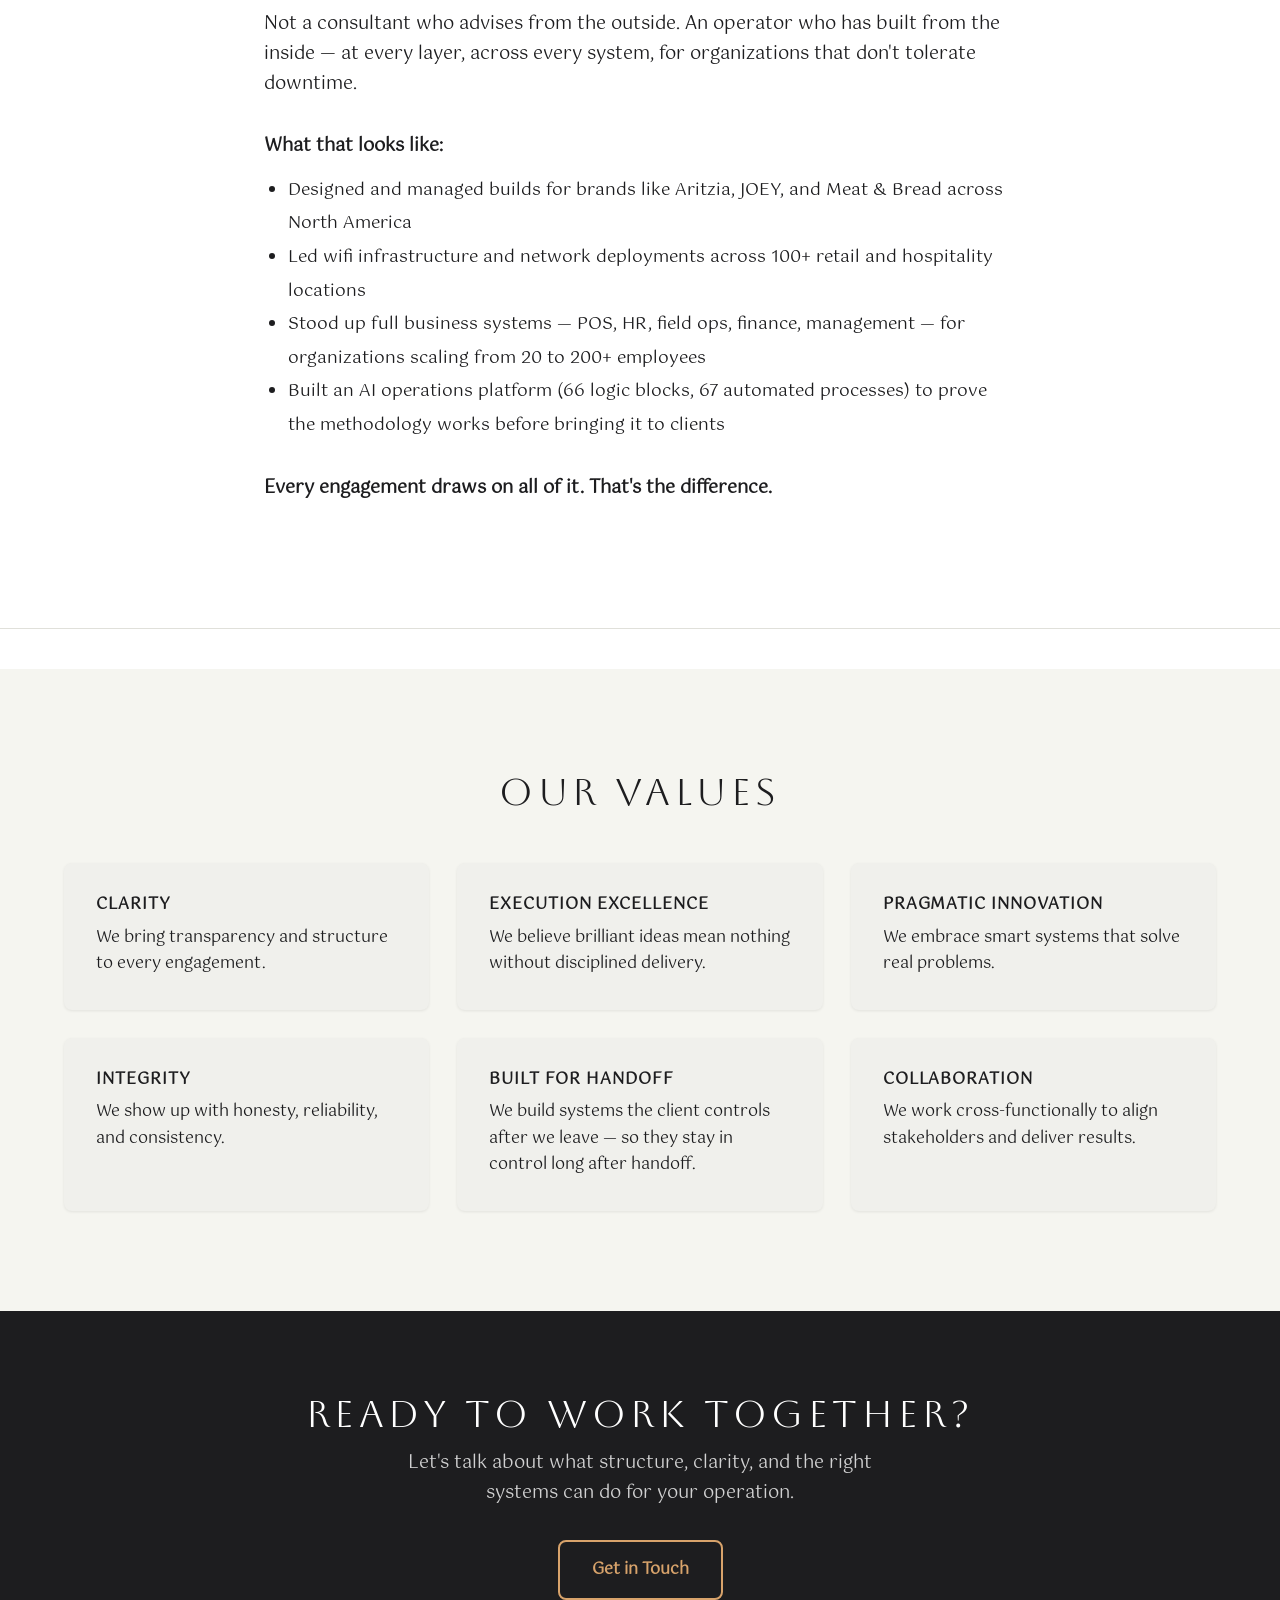
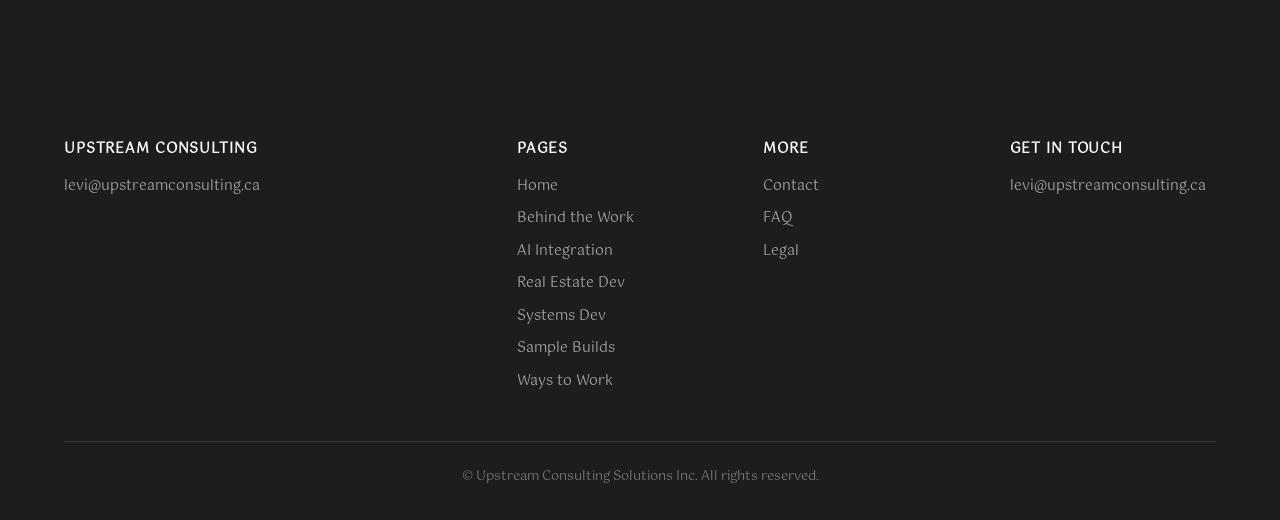
<file: behind-the-work/index.html>
<!DOCTYPE html>
<html lang="en">
<head>
  <meta charset="UTF-8">
  <meta name="viewport" content="width=device-width, initial-scale=1.0">
  <title>Behind the Work | Upstream Consulting</title>
  <meta name="description" content="15+ years leading high-stakes retail, hospitality, and infrastructure projects, then building the systems that run them. Meet the operator behind Upstream Consulting.">
  <link rel="canonical" href="https://upstreamconsulting.ca/behind-the-work/">

  <!-- Open Graph -->
  <meta property="og:type" content="website">
  <meta property="og:title" content="Behind the Work | Upstream Consulting">
  <meta property="og:description" content="15+ years leading high-stakes retail, hospitality, and infrastructure projects, then building the systems that run them. Meet the operator behind Upstream Consulting.">
  <meta property="og:url" content="https://upstreamconsulting.ca/behind-the-work/">
  <meta property="og:image" content="https://upstreamconsulting.ca/images/logo-invert-small.png">
  <meta property="og:site_name" content="Upstream Consulting">

  <!-- Twitter Card -->
  <meta name="twitter:card" content="summary">
  <meta name="twitter:title" content="Behind the Work | Upstream Consulting">
  <meta name="twitter:description" content="15+ years leading high-stakes retail, hospitality, and infrastructure projects, then building the systems that run them. Meet the operator behind Upstream Consulting.">

  <link rel="stylesheet" href="/styles.css">
</head>
<body>

  <a href="#main" class="skip-link">Skip to content</a>

  <!-- Navigation -->
  <nav class="nav" id="nav" aria-label="Main navigation">
    <div class="nav-inner">
      <a href="/" class="nav-logo"><img src="/images/logo-invert-small.png" alt="Upstream Consulting"><span>Upstream<br>Consulting</span></a>
      <button class="hamburger" id="hamburger" aria-label="Toggle menu" aria-expanded="false">
        <span></span><span></span><span></span>
      </button>
      <ul class="nav-links" id="navLinks">
        <li><a href="/">Home</a></li>
        <li><a href="/behind-the-work/">Behind the Work</a></li>
        <li><a href="/ai-integration/">AI Integration</a></li>
        <li><a href="/red/">Real Estate Dev</a></li>
        <li><a href="/system-development/">Systems Dev</a></li>
        <li><a href="/contact/">Contact</a></li>
      </ul>
    </div>
  </nav>

  <!-- Hero -->
  <section class="hero">
    <div class="container">
      <h1>Behind the Work</h1>
    </div>
  </section>

  <div class="section-divider"></div>

  <!-- Opening -->
  <section id="main" tabindex="-1">
    <div class="container" style="max-width:800px;">
      <p style="font-size:1.2rem; line-height:1.8; margin-bottom:1.5rem;">With over 15 years leading high-stakes retail, hospitality, and infrastructure projects, Upstream Consulting brings clarity to every phase of your operation — from project delivery to AI integration.</p>
      <p style="font-size:1.3rem; font-weight:700; color:var(--charcoal);">Blueprint to business. We bring structure, clarity, and results.</p>
    </div>
  </section>

  <!-- Bio Card -->
  <section class="alt-bg">
    <div class="container" style="max-width:800px;">
      <div class="card" style="overflow:visible;">
        <div class="card-body" style="padding:40px;">
          <div class="bio-layout">
            <img src="/images/headshot.jpg" alt="Levi Dick" class="bio-headshot">
            <div>
          <h3 style="text-transform:none; font-size:1.5rem; letter-spacing:0;">Levi Dick, Principal</h3>
          <p style="margin-top:1rem;">15 years in real estate development and infrastructure. 5+ years in architecture. Built business systems from the ground up — POS, field ops, finance, HR, management, and business acquisition. Now building AI integration for brick and mortar operators.</p>
          <p style="margin-top:1rem; font-style:italic; color:var(--charcoal); font-weight:600;">The rare consultant who has built the building, connected it, systemized it, and now makes it intelligent.</p>
            </div>
          </div>
        </div>
      </div>
    </div>
  </section>

  <!-- Full Story -->
  <section>
    <div class="container" style="max-width:800px;">
      <h2 style="margin-bottom:2rem;">The Full Story</h2>

      <p style="font-size:1.2rem; font-weight:700; margin-bottom:.5rem;">20+ years building at every layer of the operation.</p>
      <p style="font-size:1.1rem; color:var(--gray-600); margin-bottom:2rem;">Architecture &rarr; Real Estate Development &rarr; Business Systems &rarr; AI Integration</p>

      <p>Not a consultant who advises from the outside. An operator who has built from the inside — at every layer, across every system, for organizations that don't tolerate downtime.</p>

      <p style="font-weight:700; margin-top:2rem; margin-bottom:.75rem;">What that looks like:</p>
      <ul style="padding-left:1.5rem; font-size:1.05rem; line-height:2;">
        <li>Designed and managed builds for brands like Aritzia, JOEY, and Meat &amp; Bread across North America</li>
        <li>Led wifi infrastructure and network deployments across 100+ retail and hospitality locations</li>
        <li>Stood up full business systems — POS, HR, field ops, finance, management — for organizations scaling from 20 to 200+ employees</li>
        <li>Built an AI operations platform (66 logic blocks, 67 automated processes) to prove the methodology works before bringing it to clients</li>
      </ul>

      <p style="font-weight:600; margin-top:2rem;">Every engagement draws on all of it. That's the difference.</p>
    </div>
  </section>

  <div class="section-divider"></div>

  <!-- Values -->
  <section class="alt-bg">
    <div class="container">
      <div style="text-align:center; margin-bottom:3rem;">
        <h2>Our Values</h2>
      </div>

      <div class="cards-grid-3">

        <div class="card">
          <div class="card-body">
            <h3>Clarity</h3>
            <p>We bring transparency and structure to every engagement.</p>
          </div>
        </div>

        <div class="card">
          <div class="card-body">
            <h3>Execution Excellence</h3>
            <p>We believe brilliant ideas mean nothing without disciplined delivery.</p>
          </div>
        </div>

        <div class="card">
          <div class="card-body">
            <h3>Pragmatic Innovation</h3>
            <p>We embrace smart systems that solve real problems.</p>
          </div>
        </div>

        <div class="card">
          <div class="card-body">
            <h3>Integrity</h3>
            <p>We show up with honesty, reliability, and consistency.</p>
          </div>
        </div>

        <div class="card">
          <div class="card-body">
            <h3>Built for Handoff</h3>
            <p>We build systems the client controls after we leave — so they stay in control long after handoff.</p>
          </div>
        </div>

        <div class="card">
          <div class="card-body">
            <h3>Collaboration</h3>
            <p>We work cross-functionally to align stakeholders and deliver results.</p>
          </div>
        </div>

      </div>
    </div>
  </section>

  <!-- CTA -->
  <section class="dark-section cta-section">
    <div class="container">
      <h2>Ready to work together?</h2>
      <p>Let's talk about what structure, clarity, and the right systems can do for your operation.</p>
      <a href="/contact/" class="btn btn-outline">Get in Touch</a>
    </div>
  </section>

  <!-- Footer -->
  <footer class="site-footer">
    <div class="container">
      <div class="footer-grid">
        <div class="footer-col">
          <h4>Upstream Consulting</h4>
          <p><a href="mailto:levi@upstreamconsulting.ca">levi@upstreamconsulting.ca</a></p>
        </div>
        <div class="footer-col">
          <h4>Pages</h4>
          <a href="/">Home</a>
          <a href="/behind-the-work/">Behind the Work</a>
          <a href="/ai-integration/">AI Integration</a>
          <a href="/red/">Real Estate Dev</a>
          <a href="/system-development/">Systems Dev</a>
          <a href="/sample-builds/">Sample Builds</a>
          <a href="/ways-to-work/">Ways to Work</a>
        </div>
        <div class="footer-col">
          <h4>More</h4>
          <a href="/contact/">Contact</a>
          <a href="/faqs/">FAQ</a>
          <a href="/legal/">Legal</a>
        </div>
        <div class="footer-col">
          <h4>Get in Touch</h4>
          <a href="mailto:levi@upstreamconsulting.ca">levi@upstreamconsulting.ca</a>
        </div>
      </div>
      <div class="footer-bottom">
        &copy; Upstream Consulting Solutions Inc. All rights reserved.
      </div>
    </div>
  </footer>

  <!-- Back to Top -->
  <button class="back-to-top" id="backToTop" aria-label="Back to top">&uarr;</button>

  <script>
    const hamburger = document.getElementById('hamburger');
    const navLinks = document.getElementById('navLinks');
    hamburger.addEventListener('click', () => {
      const open = hamburger.classList.toggle('open');
      navLinks.classList.toggle('open');
      hamburger.setAttribute('aria-expanded', open ? 'true' : 'false');
    });
    navLinks.querySelectorAll('a').forEach(link => {
      link.addEventListener('click', () => {
        hamburger.classList.remove('open');
        navLinks.classList.remove('open');
        hamburger.setAttribute('aria-expanded', 'false');
      });
    });
    const backToTop = document.getElementById('backToTop');
    window.addEventListener('scroll', () => {
      backToTop.classList.toggle('visible', window.scrollY > 400);
      document.getElementById('nav').classList.toggle('scrolled', window.scrollY > 10);
    });
    backToTop.addEventListener('click', () => {
      window.scrollTo({ top: 0, behavior: 'smooth' });
    });
  </script>

<script>
(function(){
  var norm = location.pathname.replace(/index\.html$/,'');
  if (norm === '') norm = '/';
  document.querySelectorAll('#navLinks a[href]').forEach(function(a){
    if (a.getAttribute('href') === norm) {
      a.classList.add('active');
      var dd = a.closest('.dropdown');
      if (dd) { var p = dd.closest('.has-dropdown'); if (p) { var pa = p.querySelector(':scope > a'); if (pa) pa.classList.add('active'); } }
    }
  });
})();
</script>
<script>
(function(){
  function closeAll(){ document.querySelectorAll('.has-dropdown.open').forEach(function(li){ li.classList.remove('open'); var a=li.querySelector('a'); if(a) a.setAttribute('aria-expanded','false'); }); }
  document.querySelectorAll('.has-dropdown > a').forEach(function(t){
    t.addEventListener('click', function(e){
      if (window.innerWidth > 900) {
        e.preventDefault();
        var li = t.parentElement;
        var willOpen = !li.classList.contains('open');
        closeAll();
        if (willOpen) { li.classList.add('open'); t.setAttribute('aria-expanded','true'); }
      }
    });
  });
  document.addEventListener('click', function(e){ if (!e.target.closest('.has-dropdown')) closeAll(); });
  document.addEventListener('keydown', function(e){ if (e.key === 'Escape') closeAll(); });
})();
</script>
</body>
</html>
</file>
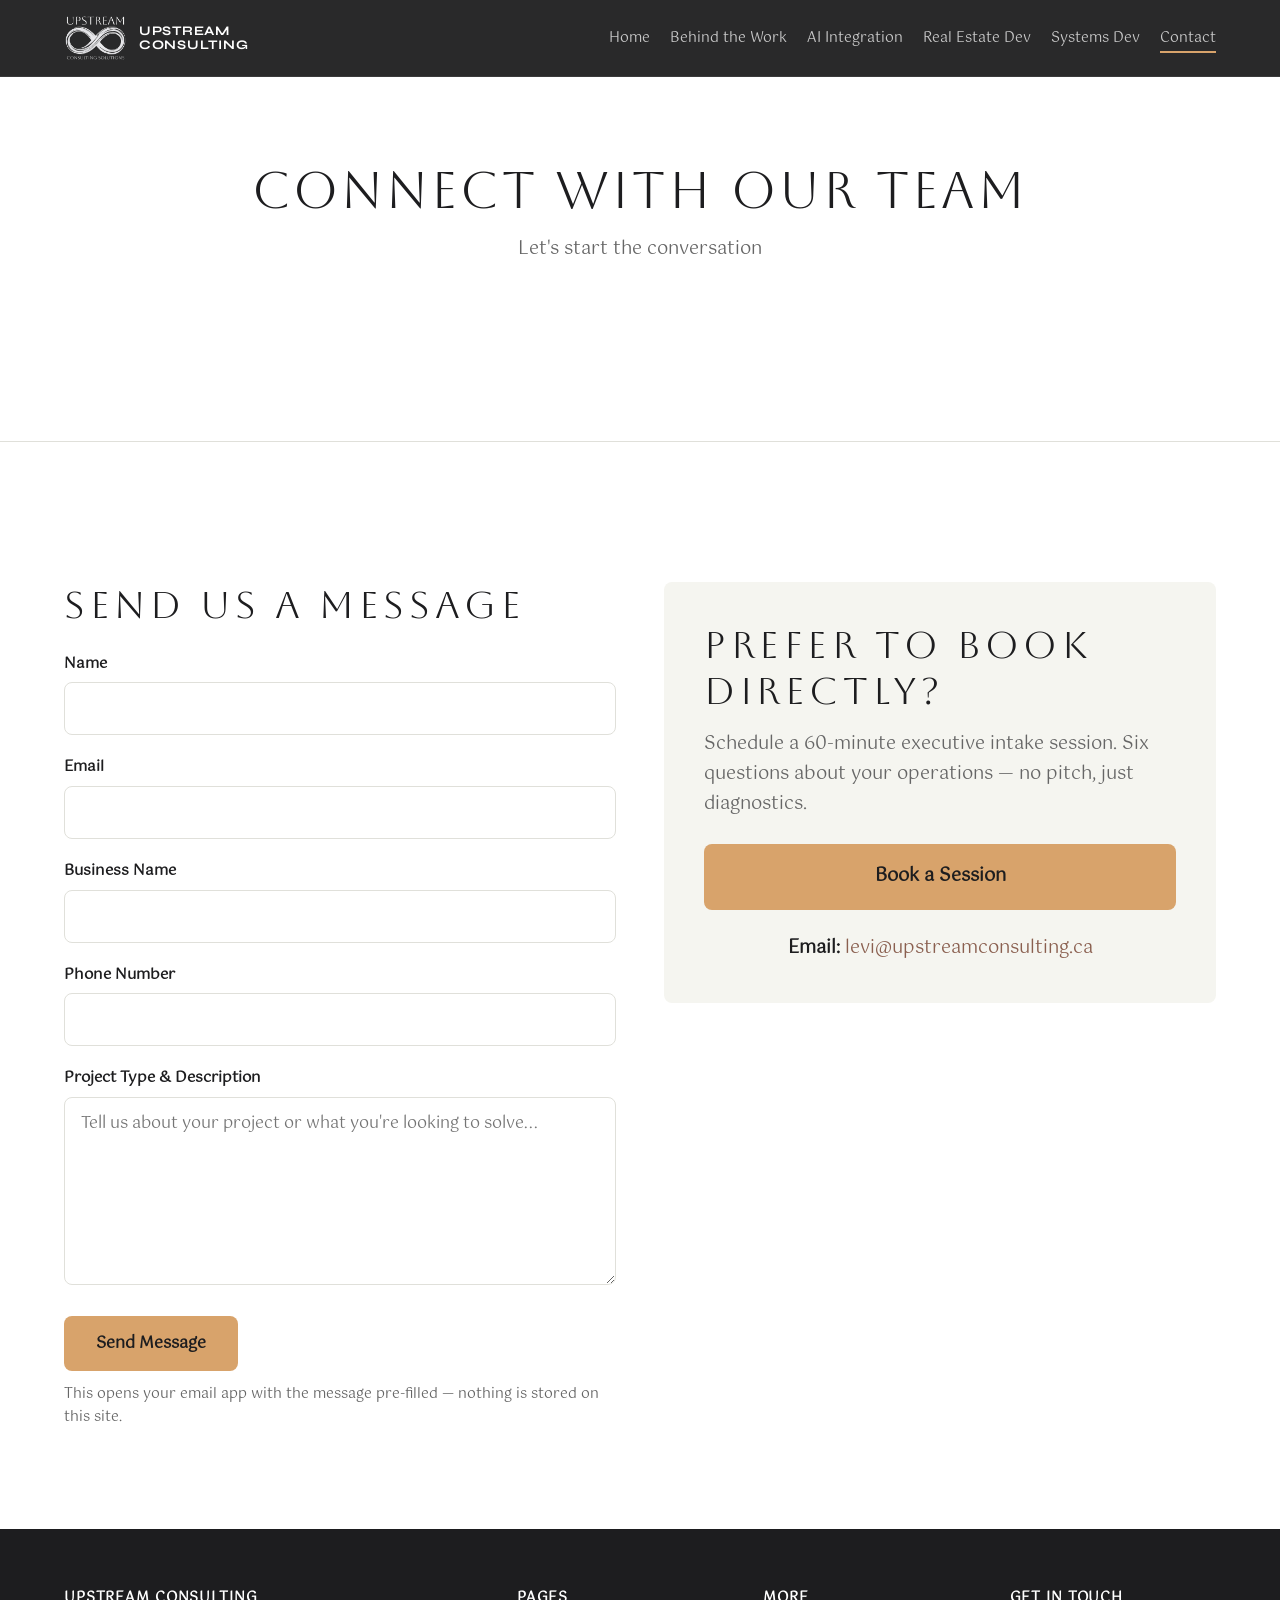
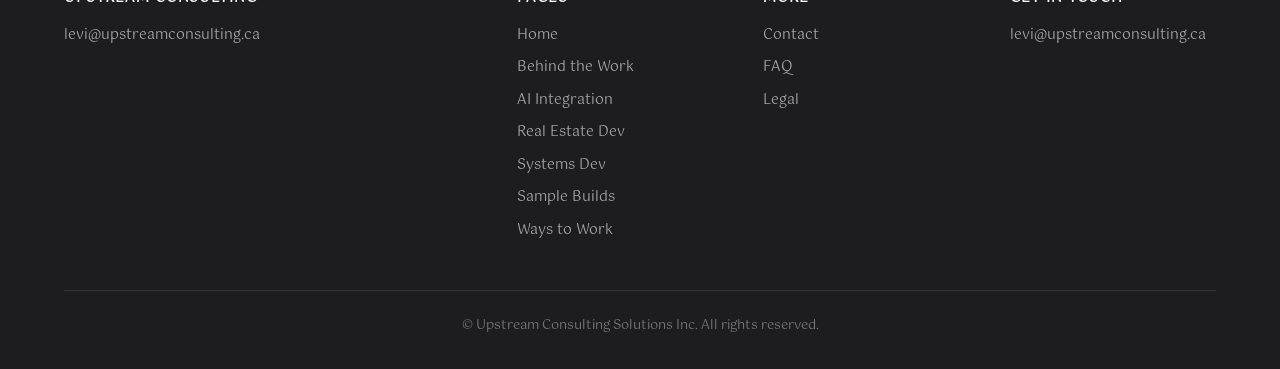
<file: contact/index.html>
<!DOCTYPE html>
<html lang="en">
<head>
  <meta charset="UTF-8">
  <meta name="viewport" content="width=device-width, initial-scale=1.0">
  <title>Contact Upstream Consulting | Book a Session</title>
  <meta name="description" content="Get in touch with Upstream Consulting. Book a 60-minute executive intake session — six questions about your operations, no pitch — or send us a message.">
  <link rel="canonical" href="https://upstreamconsulting.ca/contact/">
  <meta property="og:type" content="website">
  <meta property="og:title" content="Contact Upstream Consulting | Book a Session">
  <meta property="og:description" content="Get in touch with Upstream Consulting. Book a 60-minute executive intake session — six questions about your operations, no pitch — or send us a message.">
  <meta property="og:url" content="https://upstreamconsulting.ca/contact/">
  <meta property="og:image" content="https://upstreamconsulting.ca/images/logo-invert-small.png">
  <meta property="og:site_name" content="Upstream Consulting">
  <meta name="twitter:card" content="summary">
  <link rel="stylesheet" href="/styles.css">
</head>
<body>

  <a href="#main" class="skip-link">Skip to content</a>

  <!-- Navigation -->
  <nav class="nav" id="nav" aria-label="Main navigation">
    <div class="nav-inner">
      <a href="/" class="nav-logo"><img src="/images/logo-invert-small.png" alt="Upstream Consulting"><span>Upstream<br>Consulting</span></a>
      <button class="hamburger" id="hamburger" aria-label="Toggle menu" aria-expanded="false">
        <span></span><span></span><span></span>
      </button>
      <ul class="nav-links" id="navLinks">
        <li><a href="/">Home</a></li>
        <li><a href="/behind-the-work/">Behind the Work</a></li>
        <li><a href="/ai-integration/">AI Integration</a></li>
        <li><a href="/red/">Real Estate Dev</a></li>
        <li><a href="/system-development/">Systems Dev</a></li>
        <li><a href="/contact/">Contact</a></li>
      </ul>
    </div>
  </nav>

  <!-- Hero -->
  <section class="hero">
    <div class="container">
      <h1>Connect With Our Team</h1>
      <p>Let's start the conversation</p>
    </div>
  </section>

  <div class="section-divider"></div>

  <!-- Contact Section -->
  <section id="main">
    <div class="container">
      <div class="contact-grid">

        <!-- Left: Contact Form -->
        <div>
          <h2 style="margin-bottom:1.5rem;">Send Us a Message</h2>
          <form id="contactForm">
            <div class="form-group">
              <label for="name">Name</label>
              <input type="text" id="name" name="name" required>
            </div>
            <div class="form-group">
              <label for="email">Email</label>
              <input type="email" id="email" name="email" required>
            </div>
            <div class="form-group">
              <label for="business">Business Name</label>
              <input type="text" id="business" name="business">
            </div>
            <div class="form-group">
              <label for="phone">Phone Number</label>
              <input type="tel" id="phone" name="phone">
            </div>
            <div class="form-group">
              <label for="description">Project Type &amp; Description</label>
              <textarea id="description" name="description" rows="6" placeholder="Tell us about your project or what you're looking to solve..."></textarea>
            </div>
            <button type="submit" class="btn btn-primary">Send Message</button>
            <p style="margin-top:.75rem; font-size:.85rem; color:var(--gray-600);">This opens your email app with the message pre-filled — nothing is stored on this site.</p>
            <p id="formConfirm" hidden aria-live="polite" style="margin-top:.75rem; font-size:.85rem; color:var(--gray-600);">Your email app should open with the message pre-filled. If it doesn't, email <a href="mailto:levi@upstreamconsulting.ca">levi@upstreamconsulting.ca</a> directly.</p>
          </form>
        </div>

        <!-- Right: Book Directly -->
        <div style="background:var(--off-white); border-radius:var(--radius); padding:40px;">
          <h2 style="margin-bottom:1rem;">Prefer to book directly?</h2>
          <p style="margin-bottom:1.5rem; color:var(--gray-600);">Schedule a 60-minute executive intake session. Six questions about your operations — no pitch, just diagnostics.</p>
          <a href="https://cal.com/upstream-consulting/60min" target="_blank" rel="noopener" class="btn btn-primary" style="display:block; text-align:center; font-size:1.1rem; padding:18px 32px; margin-bottom:1.5rem;">Book a Session</a>
          <p style="text-align:center;">
            <strong>Email:</strong> <a href="mailto:levi@upstreamconsulting.ca">levi@upstreamconsulting.ca</a>
          </p>
        </div>

      </div>
    </div>
  </section>

  <!-- Footer -->
  <footer class="site-footer">
    <div class="container">
      <div class="footer-grid">
        <div class="footer-col">
          <h4>Upstream Consulting</h4>
          <p><a href="mailto:levi@upstreamconsulting.ca">levi@upstreamconsulting.ca</a></p>
        </div>
        <div class="footer-col">
          <h4>Pages</h4>
          <a href="/">Home</a>
          <a href="/behind-the-work/">Behind the Work</a>
          <a href="/ai-integration/">AI Integration</a>
          <a href="/red/">Real Estate Dev</a>
          <a href="/system-development/">Systems Dev</a>
          <a href="/sample-builds/">Sample Builds</a>
          <a href="/ways-to-work/">Ways to Work</a>
        </div>
        <div class="footer-col">
          <h4>More</h4>
          <a href="/contact/">Contact</a>
          <a href="/faqs/">FAQ</a>
          <a href="/legal/">Legal</a>
        </div>
        <div class="footer-col">
          <h4>Get in Touch</h4>
          <a href="mailto:levi@upstreamconsulting.ca">levi@upstreamconsulting.ca</a>
        </div>
      </div>
      <div class="footer-bottom">
        &copy; Upstream Consulting Solutions Inc. All rights reserved.
      </div>
    </div>
  </footer>

  <!-- Back to Top -->
  <button class="back-to-top" id="backToTop" aria-label="Back to top">&uarr;</button>

  <script>
    const hamburger = document.getElementById('hamburger');
    const navLinks = document.getElementById('navLinks');
    hamburger.addEventListener('click', () => {
      const isOpen = hamburger.classList.toggle('open');
      navLinks.classList.toggle('open');
      hamburger.setAttribute('aria-expanded', isOpen ? 'true' : 'false');
    });
    navLinks.querySelectorAll('a').forEach(link => {
      link.addEventListener('click', () => {
        hamburger.classList.remove('open');
        navLinks.classList.remove('open');
        hamburger.setAttribute('aria-expanded', 'false');
      });
    });
    const backToTop = document.getElementById('backToTop');
    window.addEventListener('scroll', () => {
      backToTop.classList.toggle('visible', window.scrollY > 400);
      document.getElementById('nav').classList.toggle('scrolled', window.scrollY > 10);
    });
    backToTop.addEventListener('click', () => {
      window.scrollTo({ top: 0, behavior: 'smooth' });
    });

    // Contact form -> pre-filled email (no backend)
    document.getElementById('contactForm').addEventListener('submit', (e) => {
      e.preventDefault();
      const v = id => document.getElementById(id).value.trim();
      const subject = encodeURIComponent('Website inquiry — ' + (v('business') || v('name')));
      const body = encodeURIComponent(
        'Name: ' + v('name') + '\n' +
        'Email: ' + v('email') + '\n' +
        'Business: ' + v('business') + '\n' +
        'Phone: ' + v('phone') + '\n\n' +
        v('description')
      );
      window.location.href = 'mailto:levi@upstreamconsulting.ca?subject=' + subject + '&body=' + body;
      document.getElementById('formConfirm').hidden = false;
    });
  </script>

<script>
(function(){
  var norm = location.pathname.replace(/index\.html$/,'');
  if (norm === '') norm = '/';
  document.querySelectorAll('#navLinks a[href]').forEach(function(a){
    if (a.getAttribute('href') === norm) {
      a.classList.add('active');
      var dd = a.closest('.dropdown');
      if (dd) { var p = dd.closest('.has-dropdown'); if (p) { var pa = p.querySelector(':scope > a'); if (pa) pa.classList.add('active'); } }
    }
  });
})();
</script>
<script>
(function(){
  function closeAll(){ document.querySelectorAll('.has-dropdown.open').forEach(function(li){ li.classList.remove('open'); var a=li.querySelector('a'); if(a) a.setAttribute('aria-expanded','false'); }); }
  document.querySelectorAll('.has-dropdown > a').forEach(function(t){
    t.addEventListener('click', function(e){
      if (window.innerWidth > 900) {
        e.preventDefault();
        var li = t.parentElement;
        var willOpen = !li.classList.contains('open');
        closeAll();
        if (willOpen) { li.classList.add('open'); t.setAttribute('aria-expanded','true'); }
      }
    });
  });
  document.addEventListener('click', function(e){ if (!e.target.closest('.has-dropdown')) closeAll(); });
  document.addEventListener('keydown', function(e){ if (e.key === 'Escape') closeAll(); });
})();
</script>
</body>
</html>
</file>
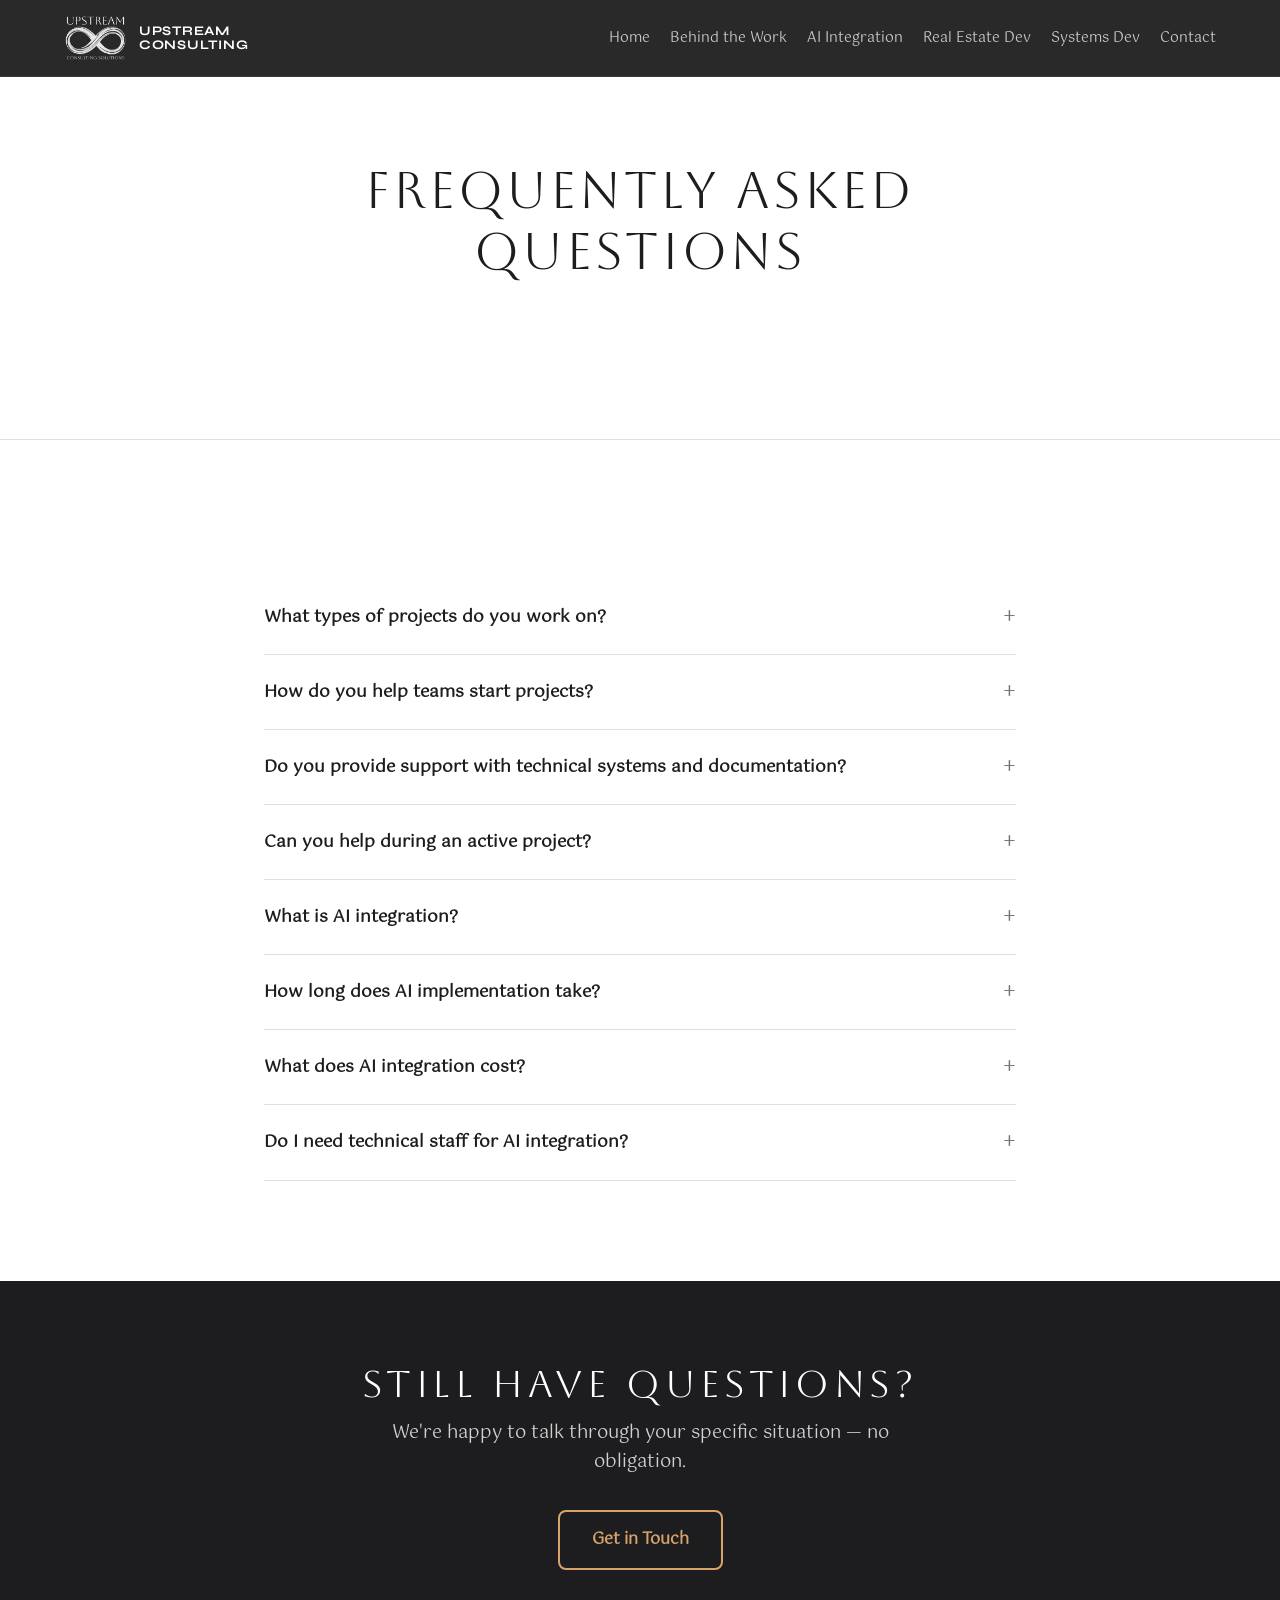
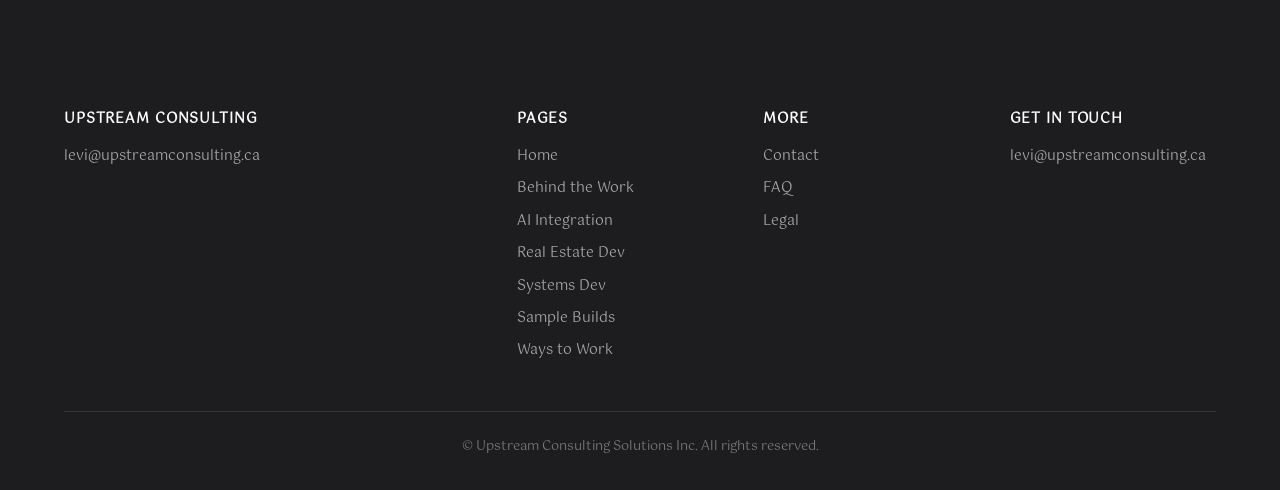
<file: faqs/index.html>
<!DOCTYPE html>
<html lang="en">
<head>
  <meta charset="UTF-8">
  <meta name="viewport" content="width=device-width, initial-scale=1.0">
  <title>Frequently Asked Questions | Upstream Consulting</title>
  <meta name="description" content="Answers to common questions about Upstream Consulting's project delivery, AI integration timelines and cost, and systems development for owners and contractors.">
  <link rel="canonical" href="https://upstreamconsulting.ca/faqs/">
  <meta property="og:type" content="website">
  <meta property="og:title" content="Frequently Asked Questions | Upstream Consulting">
  <meta property="og:description" content="Answers to common questions about Upstream Consulting's project delivery, AI integration timelines and cost, and systems development for owners and contractors.">
  <meta property="og:url" content="https://upstreamconsulting.ca/faqs/">
  <meta property="og:image" content="https://upstreamconsulting.ca/images/logo-invert-small.png">
  <meta property="og:site_name" content="Upstream Consulting">
  <meta name="twitter:card" content="summary">
  <script type="application/ld+json">
  {
    "@context": "https://schema.org",
    "@type": "FAQPage",
    "mainEntity": [
      {
        "@type": "Question",
        "name": "What types of projects do you work on?",
        "acceptedAnswer": {
          "@type": "Answer",
          "text": "Our first priority is listening — understanding where our clients need systems that boost team productivity and reduce risk. We design scalable systems for owners and contractors, offering services like project setup, technical systems development, and support for industry tools such as Procore, PlanGrid, and Autodesk Build."
        }
      },
      {
        "@type": "Question",
        "name": "How do you help teams start projects?",
        "acceptedAnswer": {
          "@type": "Answer",
          "text": "We define project scope, align stakeholders, and develop clear roadmaps. This approach ensures team clarity on responsibilities, timelines, and deliverables."
        }
      },
      {
        "@type": "Question",
        "name": "Do you provide support with technical systems and documentation?",
        "acceptedAnswer": {
          "@type": "Answer",
          "text": "Yes. We create implementation tools, workflows, and documentation systems, including custom checklists, platform setup, and integrated permitting and construction documentation."
        }
      },
      {
        "@type": "Question",
        "name": "Can you help during an active project?",
        "acceptedAnswer": {
          "@type": "Answer",
          "text": "We offer focused support for ongoing projects, such as schedule reviews, space plan validation, and consultant coordination to maintain project momentum."
        }
      },
      {
        "@type": "Question",
        "name": "What is AI integration?",
        "acceptedAnswer": {
          "@type": "Answer",
          "text": "AI integration means deploying artificial intelligence into your existing workflows — not replacing your team, but making them faster and more effective. We implement person by person, workflow by workflow, with enterprise security from day one."
        }
      },
      {
        "@type": "Question",
        "name": "How long does AI implementation take?",
        "acceptedAnswer": {
          "@type": "Answer",
          "text": "6 weeks from kickoff to operational. Week 0 is executive intake, weeks 1–4 cover champion training and workforce intake, weeks 5–6 are training and pattern library handoff. Ongoing optimization continues monthly."
        }
      },
      {
        "@type": "Question",
        "name": "What does AI integration cost?",
        "acceptedAnswer": {
          "@type": "Answer",
          "text": "Intake and setup are flat fee — you know the cost before we start. Ongoing optimization is time and materials. No retainers, no minimums, no long-term contracts unless you want one."
        }
      },
      {
        "@type": "Question",
        "name": "Do I need technical staff for AI integration?",
        "acceptedAnswer": {
          "@type": "Answer",
          "text": "No. We select and train internal champions from your existing team. The champion role is about understanding workflows and driving adoption, not writing code."
        }
      }
    ]
  }
  </script>
  <link rel="stylesheet" href="/styles.css">
</head>
<body>

  <a href="#main" class="skip-link">Skip to content</a>

  <!-- Navigation -->
  <nav class="nav" id="nav" aria-label="Main navigation">
    <div class="nav-inner">
      <a href="/" class="nav-logo"><img src="/images/logo-invert-small.png" alt="Upstream Consulting"><span>Upstream<br>Consulting</span></a>
      <button class="hamburger" id="hamburger" aria-label="Toggle menu" aria-expanded="false">
        <span></span><span></span><span></span>
      </button>
      <ul class="nav-links" id="navLinks">
        <li><a href="/">Home</a></li>
        <li><a href="/behind-the-work/">Behind the Work</a></li>
        <li><a href="/ai-integration/">AI Integration</a></li>
        <li><a href="/red/">Real Estate Dev</a></li>
        <li><a href="/system-development/">Systems Dev</a></li>
        <li><a href="/contact/">Contact</a></li>
      </ul>
    </div>
  </nav>

  <!-- Hero -->
  <section class="hero">
    <div class="container">
      <h1>Frequently Asked Questions</h1>
    </div>
  </section>

  <div class="section-divider"></div>

  <!-- FAQ -->
  <section id="main">
    <div class="container" style="max-width:800px;">
      <div class="faq">

        <details>
          <summary>What types of projects do you work on?</summary>
          <div class="faq-answer">
            <p>Our first priority is listening — understanding where our clients need systems that boost team productivity and reduce risk. We design scalable systems for owners and contractors, offering services like project setup, technical systems development, and support for industry tools such as Procore, PlanGrid, and Autodesk Build.</p>
          </div>
        </details>

        <details>
          <summary>How do you help teams start projects?</summary>
          <div class="faq-answer">
            <p>We define project scope, align stakeholders, and develop clear roadmaps. This approach ensures team clarity on responsibilities, timelines, and deliverables.</p>
          </div>
        </details>

        <details>
          <summary>Do you provide support with technical systems and documentation?</summary>
          <div class="faq-answer">
            <p>Yes. We create implementation tools, workflows, and documentation systems, including custom checklists, platform setup, and integrated permitting and construction documentation.</p>
          </div>
        </details>

        <details>
          <summary>Can you help during an active project?</summary>
          <div class="faq-answer">
            <p>We offer focused support for ongoing projects, such as schedule reviews, space plan validation, and consultant coordination to maintain project momentum.</p>
          </div>
        </details>

        <details>
          <summary>What is AI integration?</summary>
          <div class="faq-answer">
            <p>AI integration means deploying artificial intelligence into your existing workflows — not replacing your team, but making them faster and more effective. We implement person by person, workflow by workflow, with enterprise security from day one.</p>
          </div>
        </details>

        <details>
          <summary>How long does AI implementation take?</summary>
          <div class="faq-answer">
            <p>6 weeks from kickoff to operational. Week 0 is executive intake, weeks 1–4 cover champion training and workforce intake, weeks 5–6 are training and pattern library handoff. Ongoing optimization continues monthly.</p>
          </div>
        </details>

        <details>
          <summary>What does AI integration cost?</summary>
          <div class="faq-answer">
            <p>Intake and setup are flat fee — you know the cost before we start. Ongoing optimization is time and materials. No retainers, no minimums, no long-term contracts unless you want one.</p>
          </div>
        </details>

        <details>
          <summary>Do I need technical staff for AI integration?</summary>
          <div class="faq-answer">
            <p>No. We select and train internal champions from your existing team. The champion role is about understanding workflows and driving adoption, not writing code.</p>
          </div>
        </details>

      </div>
    </div>
  </section>

  <!-- CTA -->
  <section class="dark-section cta-section">
    <div class="container">
      <h2>Still have questions?</h2>
      <p>We're happy to talk through your specific situation — no obligation.</p>
      <a href="/contact/" class="btn btn-outline">Get in Touch</a>
    </div>
  </section>

  <!-- Footer -->
  <footer class="site-footer">
    <div class="container">
      <div class="footer-grid">
        <div class="footer-col">
          <h4>Upstream Consulting</h4>
          <p><a href="mailto:levi@upstreamconsulting.ca">levi@upstreamconsulting.ca</a></p>
        </div>
        <div class="footer-col">
          <h4>Pages</h4>
          <a href="/">Home</a>
          <a href="/behind-the-work/">Behind the Work</a>
          <a href="/ai-integration/">AI Integration</a>
          <a href="/red/">Real Estate Dev</a>
          <a href="/system-development/">Systems Dev</a>
          <a href="/sample-builds/">Sample Builds</a>
          <a href="/ways-to-work/">Ways to Work</a>
        </div>
        <div class="footer-col">
          <h4>More</h4>
          <a href="/contact/">Contact</a>
          <a href="/faqs/">FAQ</a>
          <a href="/legal/">Legal</a>
        </div>
        <div class="footer-col">
          <h4>Get in Touch</h4>
          <a href="mailto:levi@upstreamconsulting.ca">levi@upstreamconsulting.ca</a>
        </div>
      </div>
      <div class="footer-bottom">
        &copy; Upstream Consulting Solutions Inc. All rights reserved.
      </div>
    </div>
  </footer>

  <!-- Back to Top -->
  <button class="back-to-top" id="backToTop" aria-label="Back to top">&uarr;</button>

  <script>
    const hamburger = document.getElementById('hamburger');
    const navLinks = document.getElementById('navLinks');
    hamburger.addEventListener('click', () => {
      const isOpen = hamburger.classList.toggle('open');
      navLinks.classList.toggle('open');
      hamburger.setAttribute('aria-expanded', isOpen ? 'true' : 'false');
    });
    navLinks.querySelectorAll('a').forEach(link => {
      link.addEventListener('click', () => {
        hamburger.classList.remove('open');
        navLinks.classList.remove('open');
        hamburger.setAttribute('aria-expanded', 'false');
      });
    });
    const backToTop = document.getElementById('backToTop');
    window.addEventListener('scroll', () => {
      backToTop.classList.toggle('visible', window.scrollY > 400);
      document.getElementById('nav').classList.toggle('scrolled', window.scrollY > 10);
    });
    backToTop.addEventListener('click', () => {
      window.scrollTo({ top: 0, behavior: 'smooth' });
    });
  </script>

<script>
(function(){
  var norm = location.pathname.replace(/index\.html$/,'');
  if (norm === '') norm = '/';
  document.querySelectorAll('#navLinks a[href]').forEach(function(a){
    if (a.getAttribute('href') === norm) {
      a.classList.add('active');
      var dd = a.closest('.dropdown');
      if (dd) { var p = dd.closest('.has-dropdown'); if (p) { var pa = p.querySelector(':scope > a'); if (pa) pa.classList.add('active'); } }
    }
  });
})();
</script>
<script>
(function(){
  function closeAll(){ document.querySelectorAll('.has-dropdown.open').forEach(function(li){ li.classList.remove('open'); var a=li.querySelector('a'); if(a) a.setAttribute('aria-expanded','false'); }); }
  document.querySelectorAll('.has-dropdown > a').forEach(function(t){
    t.addEventListener('click', function(e){
      if (window.innerWidth > 900) {
        e.preventDefault();
        var li = t.parentElement;
        var willOpen = !li.classList.contains('open');
        closeAll();
        if (willOpen) { li.classList.add('open'); t.setAttribute('aria-expanded','true'); }
      }
    });
  });
  document.addEventListener('click', function(e){ if (!e.target.closest('.has-dropdown')) closeAll(); });
  document.addEventListener('keydown', function(e){ if (e.key === 'Escape') closeAll(); });
})();
</script>
</body>
</html>
</file>
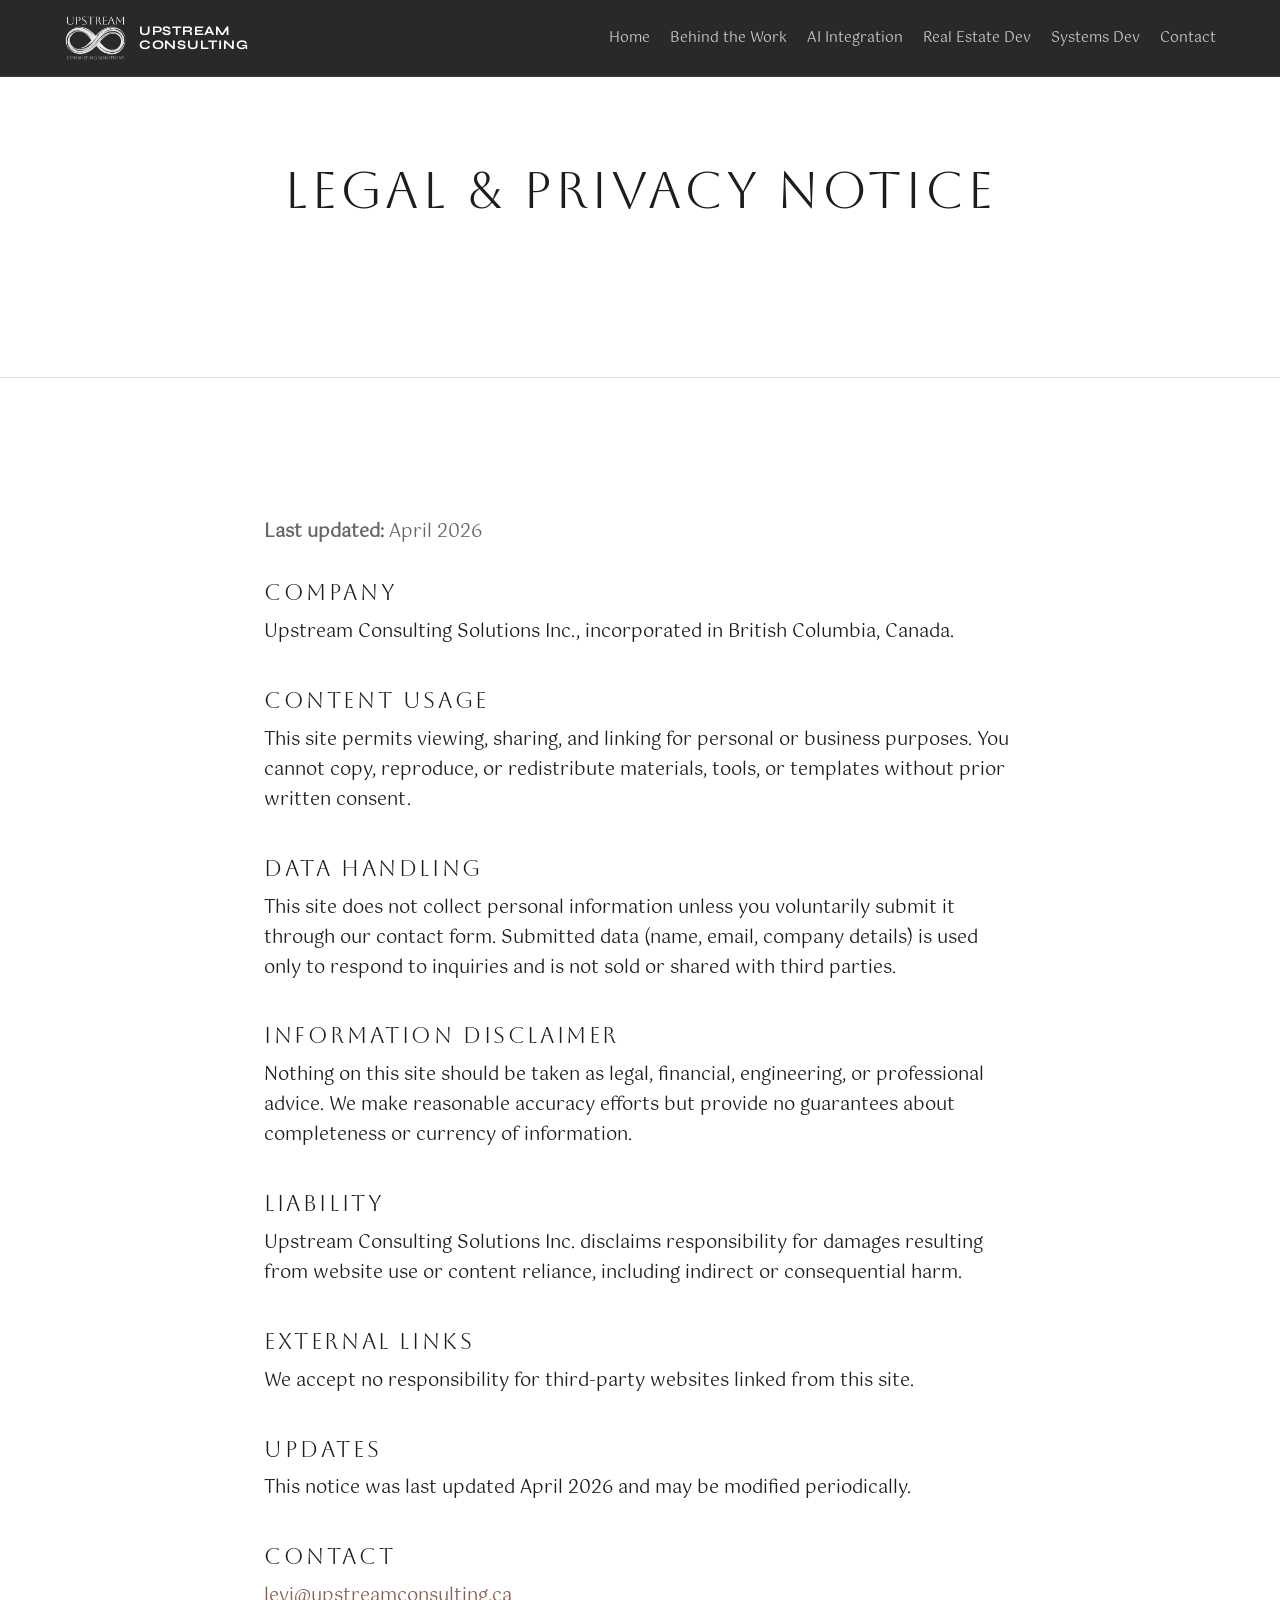
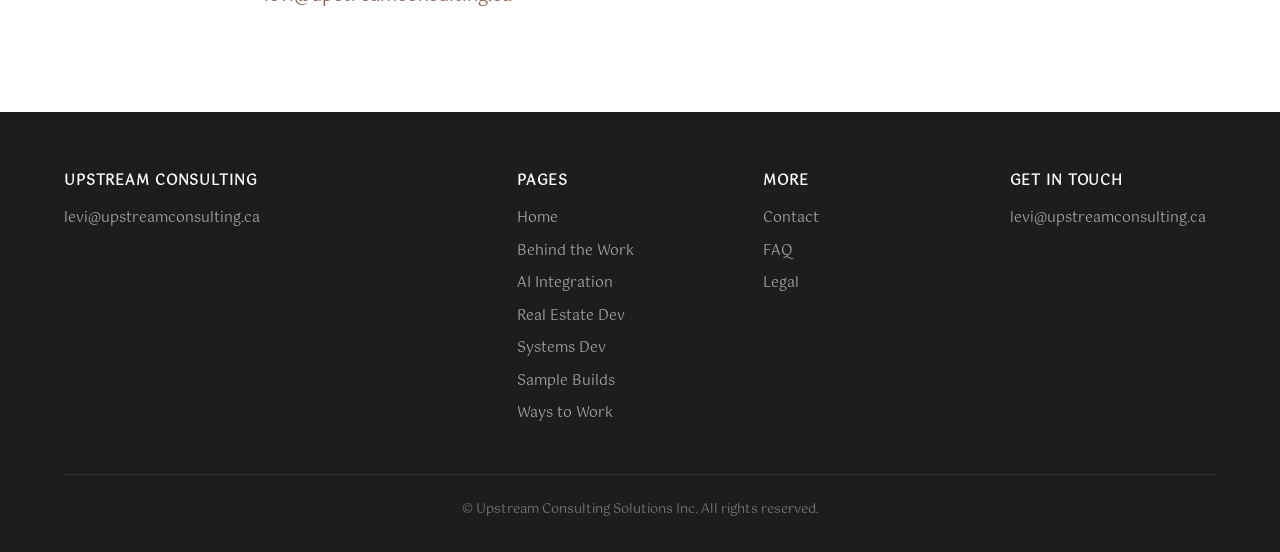
<file: legal/index.html>
<!DOCTYPE html>
<html lang="en">
<head>
  <meta charset="UTF-8">
  <meta name="viewport" content="width=device-width, initial-scale=1.0">
  <title>Legal &amp; Privacy Notice | Upstream Consulting</title>
  <meta name="description" content="Legal and privacy notice for Upstream Consulting Solutions Inc., a British Columbia company — how we handle the data you submit, content usage, and liability.">
  <link rel="canonical" href="https://upstreamconsulting.ca/legal/">
  <meta property="og:type" content="website">
  <meta property="og:title" content="Legal &amp; Privacy Notice | Upstream Consulting">
  <meta property="og:description" content="Legal and privacy notice for Upstream Consulting Solutions Inc., a British Columbia company — how we handle the data you submit, content usage, and liability.">
  <meta property="og:url" content="https://upstreamconsulting.ca/legal/">
  <meta property="og:image" content="https://upstreamconsulting.ca/images/logo-invert-small.png">
  <meta property="og:site_name" content="Upstream Consulting">
  <meta name="twitter:card" content="summary">
  <style>
    /* Keep promoted legal section h2s at the prior h3 visual size (no visual regression) */
    .legal-body h2 { font-size: 1.35rem; }
  </style>
  <link rel="stylesheet" href="/styles.css">
</head>
<body>

  <a href="#main" class="skip-link">Skip to content</a>

  <!-- Navigation -->
  <nav class="nav" id="nav" aria-label="Main navigation">
    <div class="nav-inner">
      <a href="/" class="nav-logo"><img src="/images/logo-invert-small.png" alt="Upstream Consulting"><span>Upstream<br>Consulting</span></a>
      <button class="hamburger" id="hamburger" aria-label="Toggle menu" aria-expanded="false">
        <span></span><span></span><span></span>
      </button>
      <ul class="nav-links" id="navLinks">
        <li><a href="/">Home</a></li>
        <li><a href="/behind-the-work/">Behind the Work</a></li>
        <li><a href="/ai-integration/">AI Integration</a></li>
        <li><a href="/red/">Real Estate Dev</a></li>
        <li><a href="/system-development/">Systems Dev</a></li>
        <li><a href="/contact/">Contact</a></li>
      </ul>
    </div>
  </nav>

  <!-- Hero -->
  <section class="hero">
    <div class="container">
      <h1>Legal &amp; Privacy Notice</h1>
    </div>
  </section>

  <div class="section-divider"></div>

  <!-- Legal Content -->
  <section id="main" class="legal-body">
    <div class="container" style="max-width:800px;">

      <p style="color:var(--gray-600); margin-bottom:2rem;"><strong>Last updated:</strong> April 2026</p>

      <h2 style="margin-bottom:.75rem;">Company</h2>
      <p>Upstream Consulting Solutions Inc., incorporated in British Columbia, Canada.</p>

      <h2 style="margin-top:2.5rem; margin-bottom:.75rem;">Content Usage</h2>
      <p>This site permits viewing, sharing, and linking for personal or business purposes. You cannot copy, reproduce, or redistribute materials, tools, or templates without prior written consent.</p>

      <h2 style="margin-top:2.5rem; margin-bottom:.75rem;">Data Handling</h2>
      <p>This site does not collect personal information unless you voluntarily submit it through our contact form. Submitted data (name, email, company details) is used only to respond to inquiries and is not sold or shared with third parties.</p>

      <h2 style="margin-top:2.5rem; margin-bottom:.75rem;">Information Disclaimer</h2>
      <p>Nothing on this site should be taken as legal, financial, engineering, or professional advice. We make reasonable accuracy efforts but provide no guarantees about completeness or currency of information.</p>

      <h2 style="margin-top:2.5rem; margin-bottom:.75rem;">Liability</h2>
      <p>Upstream Consulting Solutions Inc. disclaims responsibility for damages resulting from website use or content reliance, including indirect or consequential harm.</p>

      <h2 style="margin-top:2.5rem; margin-bottom:.75rem;">External Links</h2>
      <p>We accept no responsibility for third-party websites linked from this site.</p>

      <h2 style="margin-top:2.5rem; margin-bottom:.75rem;">Updates</h2>
      <p>This notice was last updated April 2026 and may be modified periodically.</p>

      <h2 style="margin-top:2.5rem; margin-bottom:.75rem;">Contact</h2>
      <p><a href="mailto:levi@upstreamconsulting.ca">levi@upstreamconsulting.ca</a></p>

    </div>
  </section>

  <!-- Footer -->
  <footer class="site-footer">
    <div class="container">
      <div class="footer-grid">
        <div class="footer-col">
          <h4>Upstream Consulting</h4>
          <p><a href="mailto:levi@upstreamconsulting.ca">levi@upstreamconsulting.ca</a></p>
        </div>
        <div class="footer-col">
          <h4>Pages</h4>
          <a href="/">Home</a>
          <a href="/behind-the-work/">Behind the Work</a>
          <a href="/ai-integration/">AI Integration</a>
          <a href="/red/">Real Estate Dev</a>
          <a href="/system-development/">Systems Dev</a>
          <a href="/sample-builds/">Sample Builds</a>
          <a href="/ways-to-work/">Ways to Work</a>
        </div>
        <div class="footer-col">
          <h4>More</h4>
          <a href="/contact/">Contact</a>
          <a href="/faqs/">FAQ</a>
          <a href="/legal/">Legal</a>
        </div>
        <div class="footer-col">
          <h4>Get in Touch</h4>
          <a href="mailto:levi@upstreamconsulting.ca">levi@upstreamconsulting.ca</a>
        </div>
      </div>
      <div class="footer-bottom">
        &copy; Upstream Consulting Solutions Inc. All rights reserved.
      </div>
    </div>
  </footer>

  <!-- Back to Top -->
  <button class="back-to-top" id="backToTop" aria-label="Back to top">&uarr;</button>

  <script>
    const hamburger = document.getElementById('hamburger');
    const navLinks = document.getElementById('navLinks');
    hamburger.addEventListener('click', () => {
      const isOpen = hamburger.classList.toggle('open');
      navLinks.classList.toggle('open');
      hamburger.setAttribute('aria-expanded', isOpen ? 'true' : 'false');
    });
    navLinks.querySelectorAll('a').forEach(link => {
      link.addEventListener('click', () => {
        hamburger.classList.remove('open');
        navLinks.classList.remove('open');
        hamburger.setAttribute('aria-expanded', 'false');
      });
    });
    const backToTop = document.getElementById('backToTop');
    window.addEventListener('scroll', () => {
      backToTop.classList.toggle('visible', window.scrollY > 400);
      document.getElementById('nav').classList.toggle('scrolled', window.scrollY > 10);
    });
    backToTop.addEventListener('click', () => {
      window.scrollTo({ top: 0, behavior: 'smooth' });
    });
  </script>

<script>
(function(){
  var norm = location.pathname.replace(/index\.html$/,'');
  if (norm === '') norm = '/';
  document.querySelectorAll('#navLinks a[href]').forEach(function(a){
    if (a.getAttribute('href') === norm) {
      a.classList.add('active');
      var dd = a.closest('.dropdown');
      if (dd) { var p = dd.closest('.has-dropdown'); if (p) { var pa = p.querySelector(':scope > a'); if (pa) pa.classList.add('active'); } }
    }
  });
})();
</script>
<script>
(function(){
  function closeAll(){ document.querySelectorAll('.has-dropdown.open').forEach(function(li){ li.classList.remove('open'); var a=li.querySelector('a'); if(a) a.setAttribute('aria-expanded','false'); }); }
  document.querySelectorAll('.has-dropdown > a').forEach(function(t){
    t.addEventListener('click', function(e){
      if (window.innerWidth > 900) {
        e.preventDefault();
        var li = t.parentElement;
        var willOpen = !li.classList.contains('open');
        closeAll();
        if (willOpen) { li.classList.add('open'); t.setAttribute('aria-expanded','true'); }
      }
    });
  });
  document.addEventListener('click', function(e){ if (!e.target.closest('.has-dropdown')) closeAll(); });
  document.addEventListener('keydown', function(e){ if (e.key === 'Escape') closeAll(); });
})();
</script>
</body>
</html>
</file>
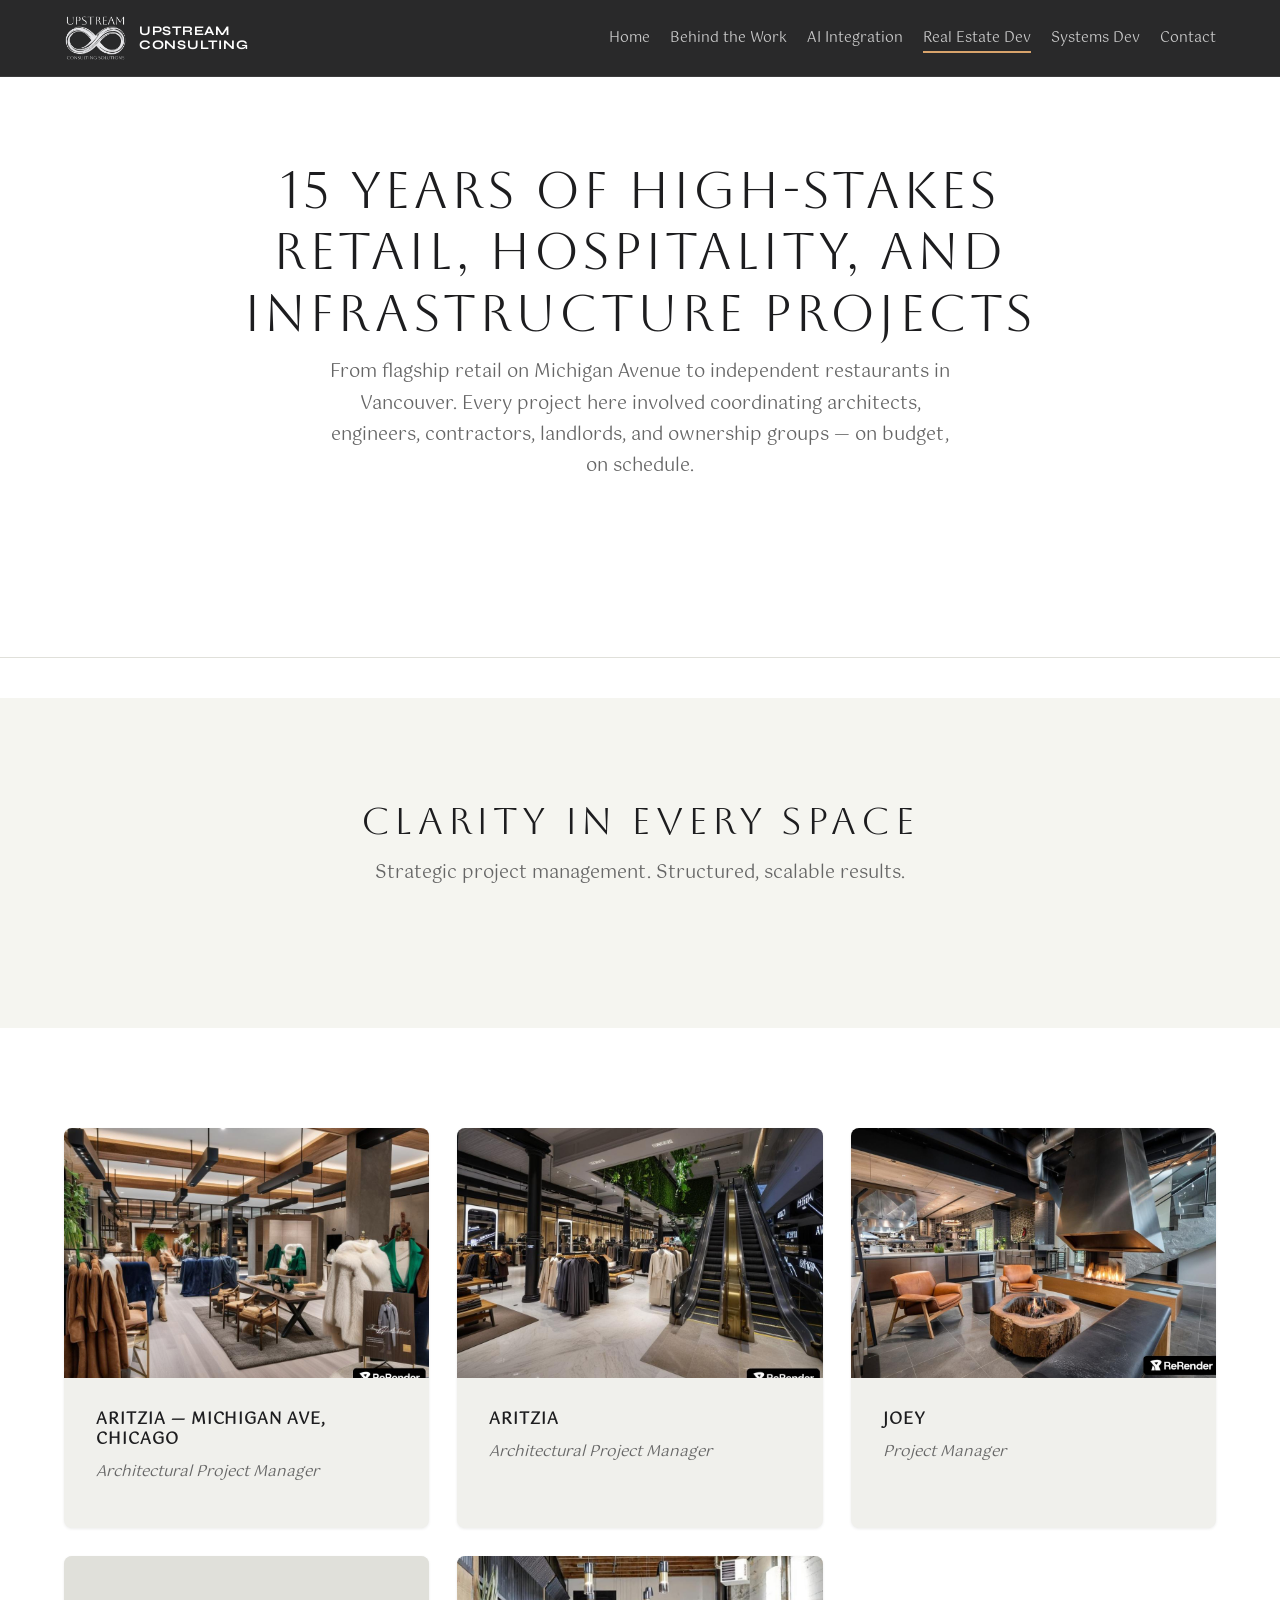
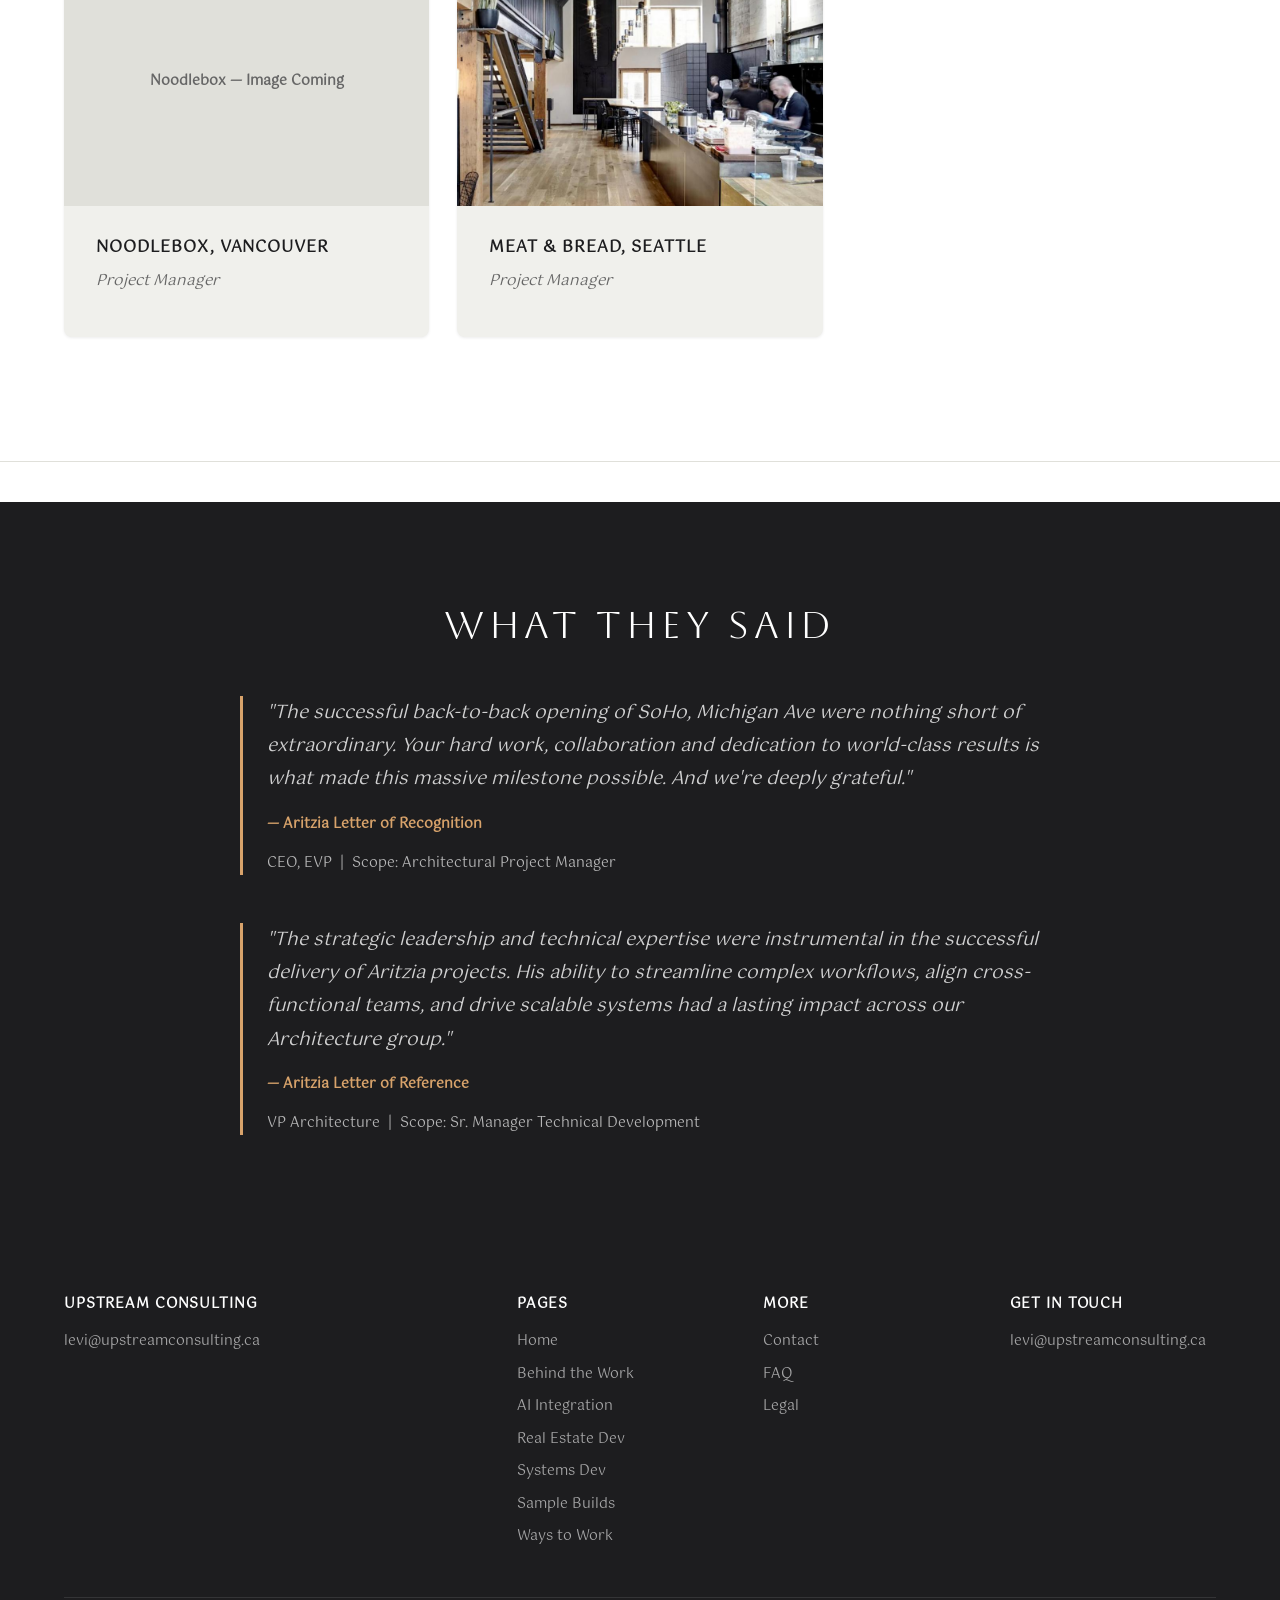
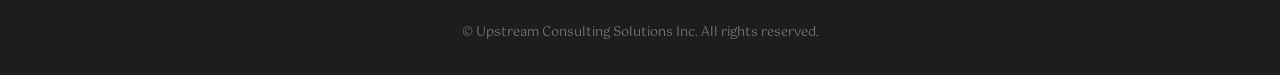
<file: red/index.html>
<!DOCTYPE html>
<html lang="en">
<head>
  <meta charset="UTF-8">
  <meta name="viewport" content="width=device-width, initial-scale=1.0">
  <title>Real Estate Development Portfolio | Upstream Consulting</title>
  <meta name="description" content="15 years of high-stakes retail, hospitality, and infrastructure projects. From flagship retail on Michigan Avenue to independent restaurants in Vancouver.">
  <link rel="canonical" href="https://upstreamconsulting.ca/red/">

  <!-- Open Graph -->
  <meta property="og:type" content="website">
  <meta property="og:title" content="Real Estate Development Portfolio | Upstream Consulting">
  <meta property="og:description" content="15 years of high-stakes retail, hospitality, and infrastructure projects. From flagship retail on Michigan Avenue to independent restaurants in Vancouver.">
  <meta property="og:url" content="https://upstreamconsulting.ca/red/">
  <meta property="og:image" content="https://upstreamconsulting.ca/images/logo-invert-small.png">
  <meta property="og:site_name" content="Upstream Consulting">

  <!-- Twitter Card -->
  <meta name="twitter:card" content="summary">
  <meta name="twitter:title" content="Real Estate Development Portfolio | Upstream Consulting">
  <meta name="twitter:description" content="15 years of high-stakes retail, hospitality, and infrastructure projects. From flagship retail on Michigan Avenue to independent restaurants in Vancouver.">

  <link rel="stylesheet" href="/styles.css">
</head>
<body>

  <a href="#main" class="skip-link">Skip to content</a>

  <!-- Navigation -->
  <nav class="nav" id="nav" aria-label="Main navigation">
    <div class="nav-inner">
      <a href="/" class="nav-logo"><img src="/images/logo-invert-small.png" alt="Upstream Consulting"><span>Upstream<br>Consulting</span></a>
      <button class="hamburger" id="hamburger" aria-label="Toggle menu" aria-expanded="false">
        <span></span><span></span><span></span>
      </button>
      <ul class="nav-links" id="navLinks">
        <li><a href="/">Home</a></li>
        <li><a href="/behind-the-work/">Behind the Work</a></li>
        <li><a href="/ai-integration/">AI Integration</a></li>
        <li><a href="/red/">Real Estate Dev</a></li>
        <li><a href="/system-development/">Systems Dev</a></li>
        <li><a href="/contact/">Contact</a></li>
      </ul>
    </div>
  </nav>

  <!-- Hero -->
  <section class="hero">
    <div class="container">
      <h1>15 Years of High-Stakes Retail, Hospitality, and Infrastructure Projects</h1>
      <p>From flagship retail on Michigan Avenue to independent restaurants in Vancouver. Every project here involved coordinating architects, engineers, contractors, landlords, and ownership groups — on budget, on schedule.</p>
    </div>
  </section>

  <div class="section-divider"></div>

  <!-- Clarity Section -->
  <section class="alt-bg" id="main" tabindex="-1">
    <div class="container" style="text-align:center;">
      <h2>Clarity in Every Space</h2>
      <p class="section-sub">Strategic project management. Structured, scalable results.</p>
    </div>
  </section>

  <!-- Portfolio Grid -->
  <section>
    <div class="container">
      <div class="cards-grid-3">

        <!-- Card 1 -->
        <div class="card">
          <div class="portfolio-img" style="background-image:url('/images/render-chicago.jpg');"></div>
          <div class="card-body">
            <h3>Aritzia — Michigan Ave, Chicago</h3>
            <p class="card-italic">Architectural Project Manager</p>
          </div>
        </div>

        <!-- Card 2 -->
        <div class="card">
          <div class="portfolio-img" style="background-image:url('/images/render-soho.jpg');"></div>
          <div class="card-body">
            <h3>Aritzia</h3>
            <p class="card-italic">Architectural Project Manager</p>
          </div>
        </div>

        <!-- Card 3 -->
        <div class="card">
          <div class="portfolio-img" style="background-image:url('/images/render-shipyards.jpg');"></div>
          <div class="card-body">
            <h3>JOEY</h3>
            <p class="card-italic">Project Manager</p>
          </div>
        </div>

        <!-- Card 4 -->
        <div class="card">
          <div class="portfolio-img placeholder">Noodlebox — Image Coming</div>
          <div class="card-body">
            <h3>Noodlebox, Vancouver</h3>
            <p class="card-italic">Project Manager</p>
          </div>
        </div>

        <!-- Card 5 -->
        <div class="card">
          <div class="portfolio-img" style="background-image:url('/images/render-mb.jpg');"></div>
          <div class="card-body">
            <h3>Meat &amp; Bread, Seattle</h3>
            <p class="card-italic">Project Manager</p>
          </div>
        </div>

      </div>
    </div>
  </section>

  <div class="section-divider"></div>

  <!-- Testimonials -->
  <section class="dark-section">
    <div class="container">
      <div style="text-align:center; margin-bottom: 3rem;">
        <h2>What They Said</h2>
      </div>

      <div style="max-width: 800px; margin: 0 auto;">

        <blockquote style="border-left: 3px solid var(--gold); padding-left: 24px; margin-bottom: 3rem;">
          <p style="font-size: 1.15rem; font-style: italic; line-height: 1.8; margin-bottom: 1rem;">
            "The successful back-to-back opening of SoHo, Michigan Ave were nothing short of extraordinary. Your hard work, collaboration and dedication to world-class results is what made this massive milestone possible. And we're deeply grateful."
          </p>
          <p style="font-size: .9rem; color: var(--gold); font-weight: 600;">
            — Aritzia Letter of Recognition
          </p>
          <p style="font-size: .85rem; color: rgba(255,255,255,.68);">
            CEO, EVP &nbsp;|&nbsp; Scope: Architectural Project Manager
          </p>
        </blockquote>

        <blockquote style="border-left: 3px solid var(--gold); padding-left: 24px;">
          <p style="font-size: 1.15rem; font-style: italic; line-height: 1.8; margin-bottom: 1rem;">
            "The strategic leadership and technical expertise were instrumental in the successful delivery of Aritzia projects. His ability to streamline complex workflows, align cross-functional teams, and drive scalable systems had a lasting impact across our Architecture group."
          </p>
          <p style="font-size: .9rem; color: var(--gold); font-weight: 600;">
            — Aritzia Letter of Reference
          </p>
          <p style="font-size: .85rem; color: rgba(255,255,255,.68);">
            VP Architecture &nbsp;|&nbsp; Scope: Sr. Manager Technical Development
          </p>
        </blockquote>

      </div>
    </div>
  </section>

  <!-- Footer -->
  <footer class="site-footer">
    <div class="container">
      <div class="footer-grid">
        <div class="footer-col">
          <h4>Upstream Consulting</h4>
          <p><a href="mailto:levi@upstreamconsulting.ca">levi@upstreamconsulting.ca</a></p>
        </div>
        <div class="footer-col">
          <h4>Pages</h4>
          <a href="/">Home</a>
          <a href="/behind-the-work/">Behind the Work</a>
          <a href="/ai-integration/">AI Integration</a>
          <a href="/red/">Real Estate Dev</a>
          <a href="/system-development/">Systems Dev</a>
          <a href="/sample-builds/">Sample Builds</a>
          <a href="/ways-to-work/">Ways to Work</a>
        </div>
        <div class="footer-col">
          <h4>More</h4>
          <a href="/contact/">Contact</a>
          <a href="/faqs/">FAQ</a>
          <a href="/legal/">Legal</a>
        </div>
        <div class="footer-col">
          <h4>Get in Touch</h4>
          <a href="mailto:levi@upstreamconsulting.ca">levi@upstreamconsulting.ca</a>
        </div>
      </div>
      <div class="footer-bottom">
        &copy; Upstream Consulting Solutions Inc. All rights reserved.
      </div>
    </div>
  </footer>

  <!-- Back to Top -->
  <button class="back-to-top" id="backToTop" aria-label="Back to top">&uarr;</button>

  <!-- Minimal JS -->
  <script>
    const hamburger = document.getElementById('hamburger');
    const navLinks = document.getElementById('navLinks');
    hamburger.addEventListener('click', () => {
      const open = hamburger.classList.toggle('open');
      navLinks.classList.toggle('open');
      hamburger.setAttribute('aria-expanded', open ? 'true' : 'false');
    });
    navLinks.querySelectorAll('a').forEach(link => {
      link.addEventListener('click', () => {
        hamburger.classList.remove('open');
        navLinks.classList.remove('open');
        hamburger.setAttribute('aria-expanded', 'false');
      });
    });
    const backToTop = document.getElementById('backToTop');
    window.addEventListener('scroll', () => {
      backToTop.classList.toggle('visible', window.scrollY > 400);
      document.getElementById('nav').classList.toggle('scrolled', window.scrollY > 10);
    });
    backToTop.addEventListener('click', () => {
      window.scrollTo({ top: 0, behavior: 'smooth' });
    });
  </script>

<script>
(function(){
  var norm = location.pathname.replace(/index\.html$/,'');
  if (norm === '') norm = '/';
  document.querySelectorAll('#navLinks a[href]').forEach(function(a){
    if (a.getAttribute('href') === norm) {
      a.classList.add('active');
      var dd = a.closest('.dropdown');
      if (dd) { var p = dd.closest('.has-dropdown'); if (p) { var pa = p.querySelector(':scope > a'); if (pa) pa.classList.add('active'); } }
    }
  });
})();
</script>
<script>
(function(){
  function closeAll(){ document.querySelectorAll('.has-dropdown.open').forEach(function(li){ li.classList.remove('open'); var a=li.querySelector('a'); if(a) a.setAttribute('aria-expanded','false'); }); }
  document.querySelectorAll('.has-dropdown > a').forEach(function(t){
    t.addEventListener('click', function(e){
      if (window.innerWidth > 900) {
        e.preventDefault();
        var li = t.parentElement;
        var willOpen = !li.classList.contains('open');
        closeAll();
        if (willOpen) { li.classList.add('open'); t.setAttribute('aria-expanded','true'); }
      }
    });
  });
  document.addEventListener('click', function(e){ if (!e.target.closest('.has-dropdown')) closeAll(); });
  document.addEventListener('keydown', function(e){ if (e.key === 'Escape') closeAll(); });
})();
</script>
</body>
</html>
</file>
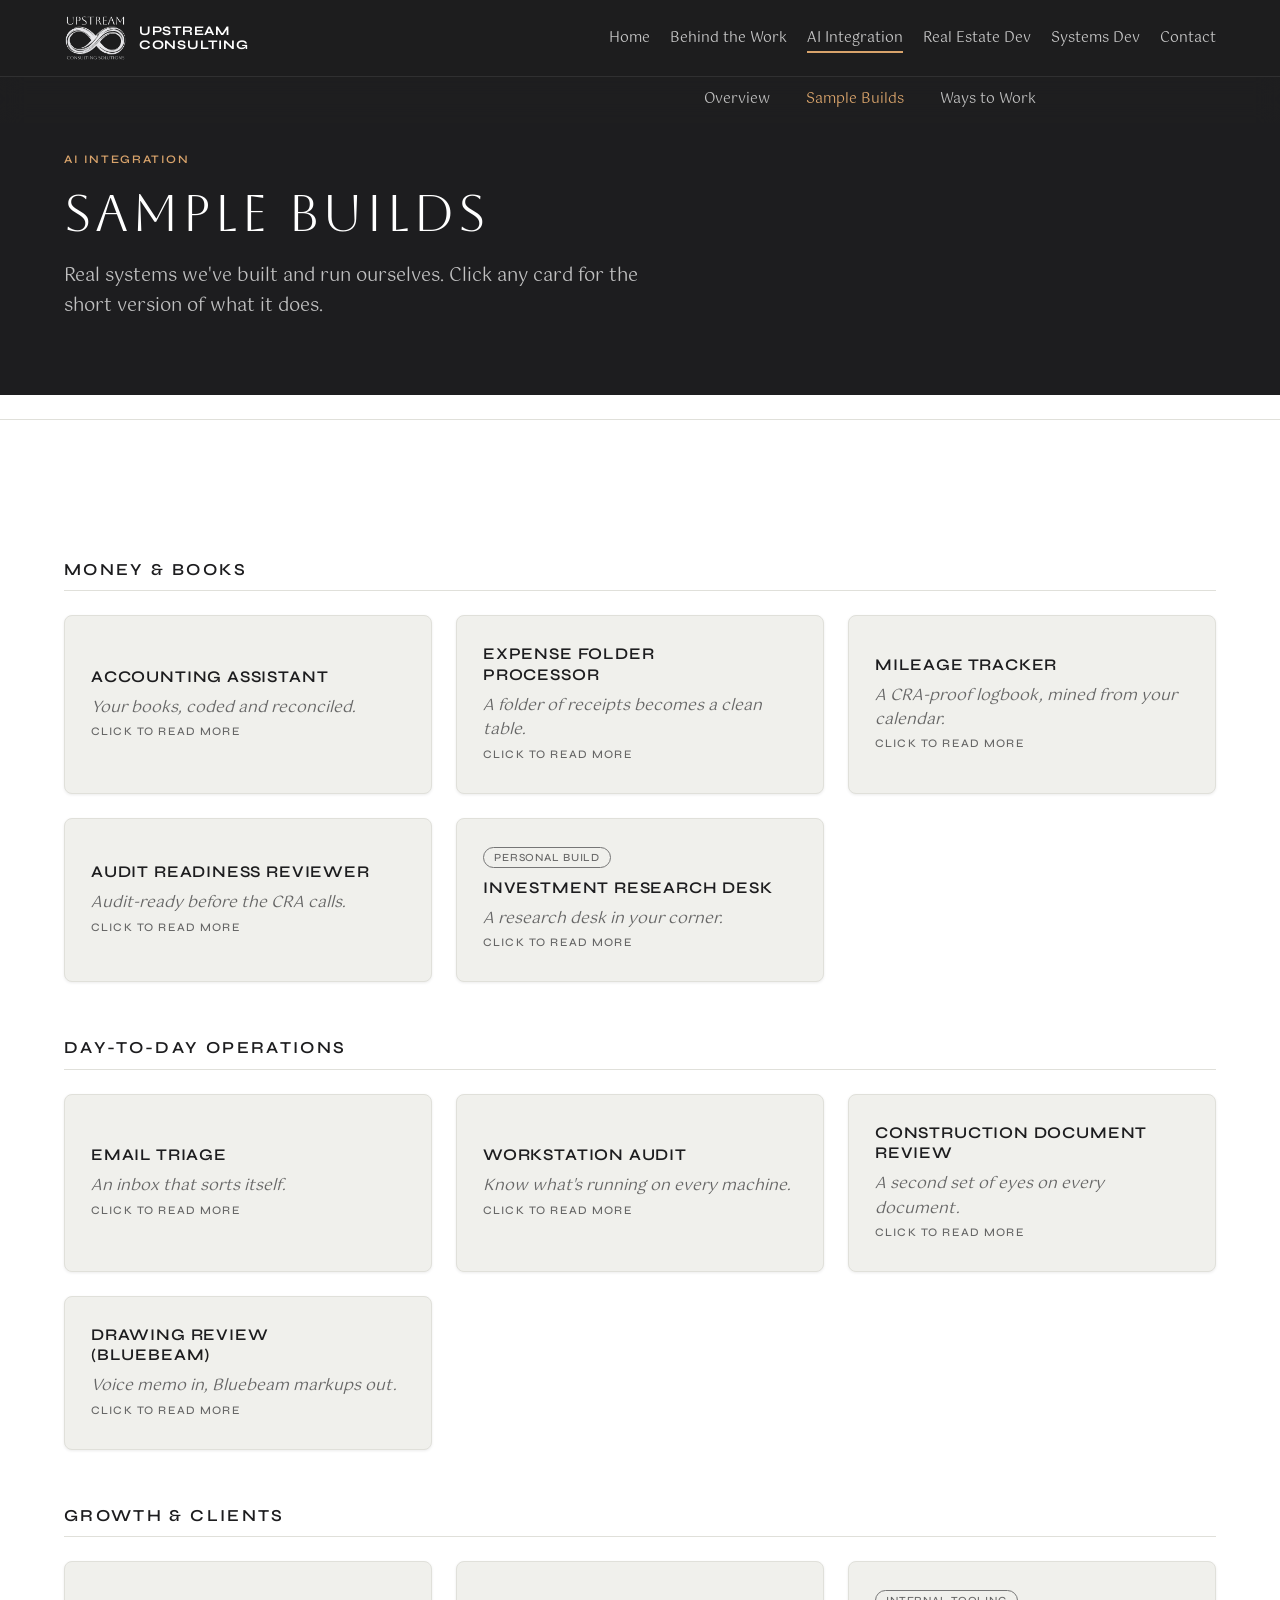
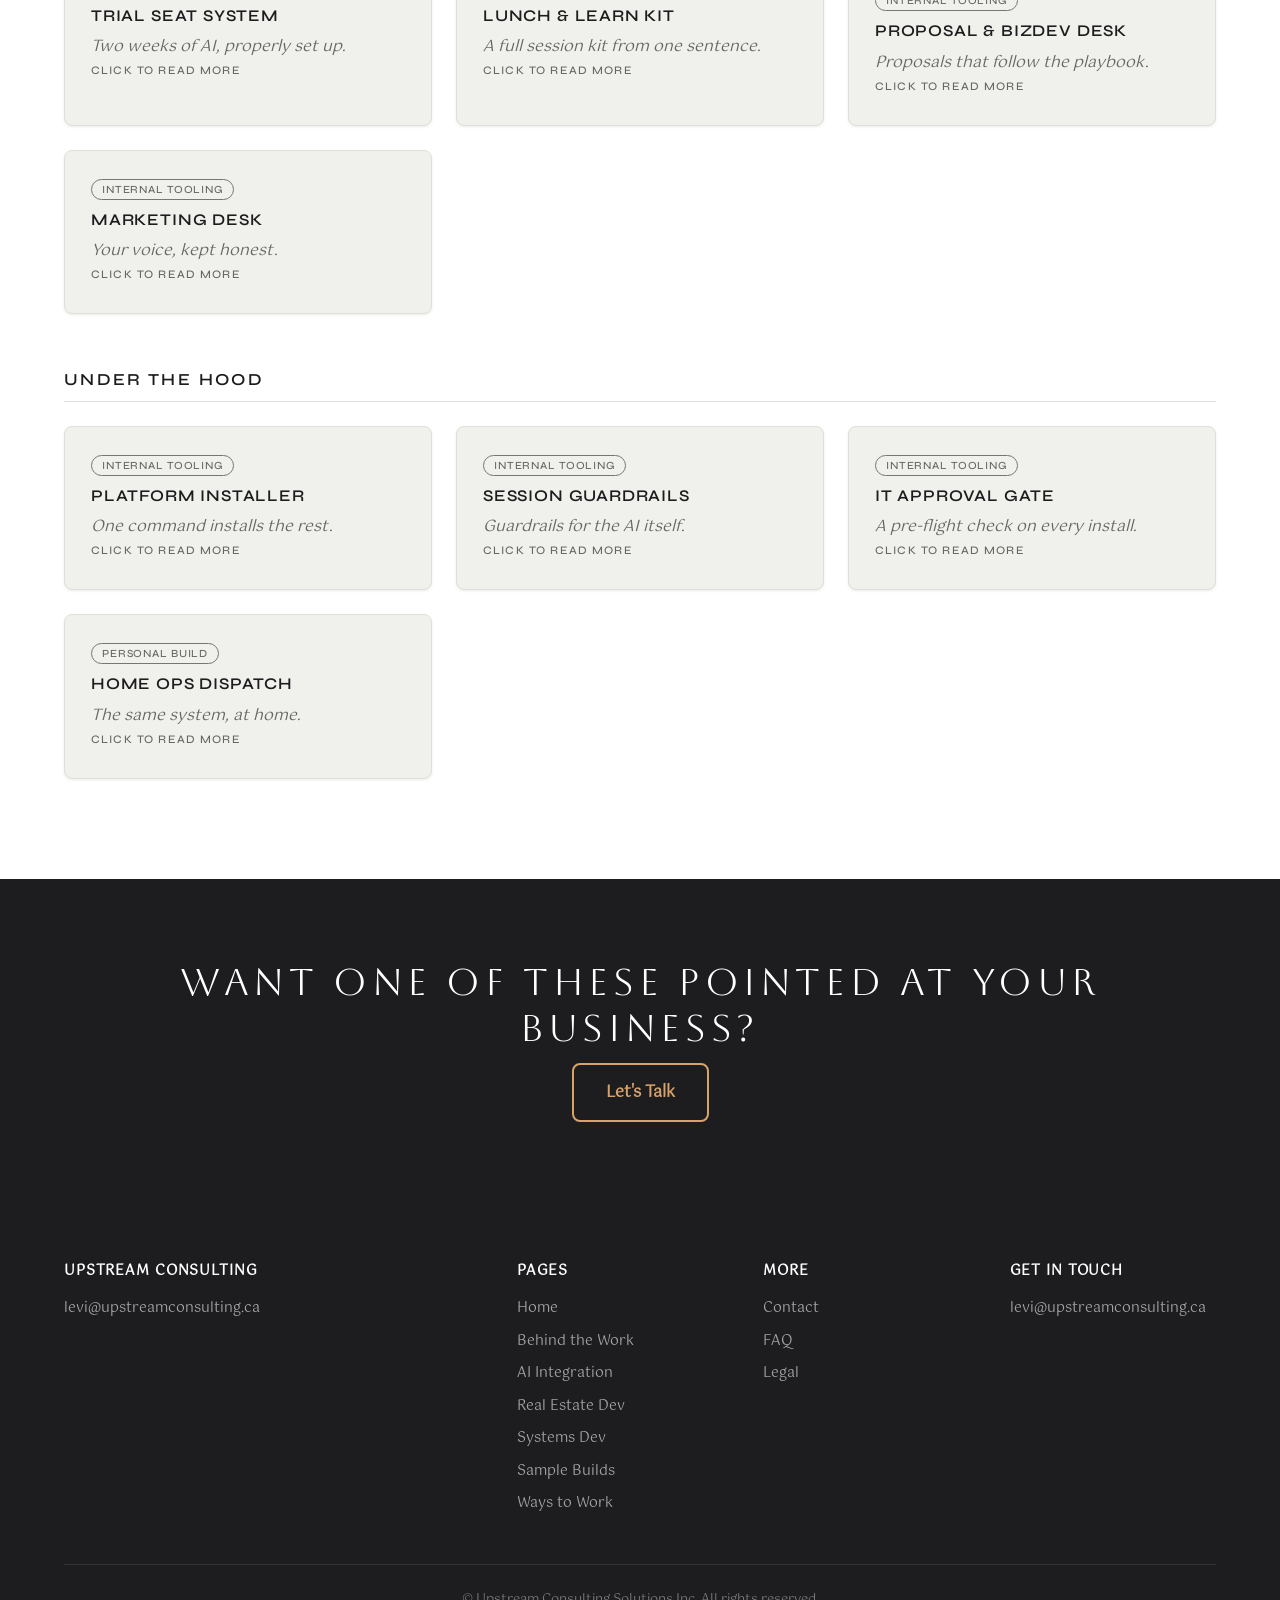
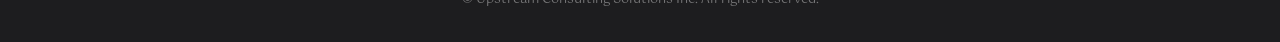
<file: sample-builds/index.html>
<!DOCTYPE html>
<html lang="en">
<head>
  <meta charset="UTF-8">
  <meta name="viewport" content="width=device-width, initial-scale=1.0">
  <title>Sample Builds | Upstream Consulting</title>
  <meta name="description" content="A gallery of working AI systems built by Upstream Consulting — accounting, email triage, document review, audits, and more. Real builds, running today.">
  <link rel="canonical" href="https://upstreamconsulting.ca/sample-builds/">
  <meta property="og:type" content="website">
  <meta property="og:title" content="Sample Builds | Upstream Consulting">
  <meta property="og:description" content="A gallery of working AI systems built by Upstream Consulting — accounting, email triage, document review, audits, and more. Real builds, running today.">
  <meta property="og:url" content="https://upstreamconsulting.ca/sample-builds/">
  <meta property="og:image" content="https://upstreamconsulting.ca/images/logo-invert-small.png">
  <meta property="og:site_name" content="Upstream Consulting">
  <meta name="twitter:card" content="summary">
  <link rel="stylesheet" href="/styles.css">
  <style>
    /* ============================================
       Sample Builds — page-local styles
       (site CSS variables only)
       ============================================ */

    .build-group { margin-bottom: 3.5rem; }
    .build-group:last-child { margin-bottom: 0; }

    .build-group-head {
      font-family: 'Syne', 'Arial', sans-serif;
      font-weight: 600;
      text-transform: uppercase;
      letter-spacing: .14em;
      font-size: 1.05rem;
      color: var(--charcoal);
      margin-bottom: 1.5rem;
      padding-bottom: .65rem;
      border-bottom: 1px solid var(--gray-200);
    }

    /* Build card grid: 3-up desktop, 2-up tablet, 1-up mobile */
    .builds-grid {
      display: grid;
      grid-template-columns: repeat(3, 1fr);
      gap: 24px;
    }

    .build-card {
      position: relative;
      text-align: left;
      width: 100%;
      background: var(--gray-100);
      border: 1px solid var(--gray-200);
      border-radius: var(--radius);
      padding: 28px 26px;
      cursor: pointer;
      font-family: inherit;
      box-shadow: var(--shadow-sm);
      transition: transform var(--transition), box-shadow var(--transition), border-color var(--transition);
    }
    .build-card:hover,
    .build-card:focus-visible {
      transform: translateY(-4px);
      box-shadow: var(--shadow-lg);
      border-color: var(--gold);
      outline: none;
    }

    .build-card h3 {
      font-family: 'Syne', 'Arial', sans-serif;
      font-weight: 600;
      text-transform: uppercase;
      letter-spacing: .05em;
      font-size: 1.02rem;
      color: var(--charcoal);
      margin-bottom: .55rem;
      padding-right: 1.5rem;
    }
    .build-card .build-pitch-line {
      font-style: italic;
      color: var(--gray-600);
      font-size: .98rem;
      line-height: 1.55;
      margin: 0;
    }

    /* Small subtle category pill */
    .build-badge {
      display: inline-block;
      border: 1px solid var(--gray-400);
      color: var(--gray-600);
      font-family: 'Syne', 'Arial', sans-serif;
      font-size: .68rem;
      font-weight: 500;
      letter-spacing: .08em;
      text-transform: uppercase;
      padding: 3px 10px;
      border-radius: 999px;
      white-space: nowrap;
    }
    .build-badge[hidden] {
      display: none;
    }
    .build-card .build-badge {
      display: block;
      width: fit-content;
      margin-bottom: 10px;
    }

    /* Enlarge hint */
    .build-card .build-enlarge {
      margin-top: 1rem;
      font-family: 'Syne', 'Arial', sans-serif;
      font-size: .72rem;
      font-weight: 500;
      letter-spacing: .1em;
      text-transform: uppercase;
      color: var(--gray-600);
    }

    /* ---- Modal ---- */
    .build-modal-backdrop {
      position: fixed;
      inset: 0;
      z-index: 2000;
      background: rgba(26,26,46,.6);
      backdrop-filter: blur(4px);
      -webkit-backdrop-filter: blur(4px);
      display: flex;
      align-items: center;
      justify-content: center;
      padding: 24px;
      opacity: 0;
      pointer-events: none;
      transition: opacity var(--transition);
    }
    .build-modal-backdrop.open {
      opacity: 1;
      pointer-events: auto;
    }

    .build-modal {
      position: relative;
      background: var(--white);
      border-radius: var(--radius);
      max-width: 540px;
      width: 100%;
      padding: 44px 40px 40px;
      box-shadow: var(--shadow-lg);
      transform: translateY(12px) scale(.98);
      transition: transform var(--transition);
    }
    .build-modal-backdrop.open .build-modal {
      transform: translateY(0) scale(1);
    }

    .build-modal-close {
      position: absolute;
      top: 16px;
      right: 16px;
      width: 36px;
      height: 36px;
      border-radius: 50%;
      border: none;
      background: var(--gray-100);
      color: var(--charcoal);
      font-size: 1.25rem;
      line-height: 1;
      cursor: pointer;
      display: flex;
      align-items: center;
      justify-content: center;
      transition: background var(--transition), color var(--transition);
    }
    .build-modal-close:hover {
      background: var(--gold);
      color: var(--charcoal);
    }

    .build-modal .build-badge {
      margin-bottom: 1rem;
    }
    .build-modal h2 {
      font-family: 'Aboreto', sans-serif;
      font-weight: 400;
      letter-spacing: .04em;
      text-transform: uppercase;
      font-size: 1.7rem;
      line-height: 1.2;
      color: var(--charcoal);
      margin-bottom: 1rem;
    }
    .build-modal .build-modal-pitch {
      color: var(--gray-600);
      font-size: 1.02rem;
      line-height: 1.7;
      margin-bottom: 1.75rem;
    }

    @media (max-width: 1024px) {
      .builds-grid { grid-template-columns: repeat(2, 1fr); }
    }
    @media (max-width: 768px) {
      .builds-grid { grid-template-columns: 1fr; }
      .build-modal { padding: 40px 26px 32px; }
      .build-modal h2 { font-size: 1.45rem; }
    }
  </style>
</head>
<body class="has-subnav">

  <a href="#main" class="skip-link">Skip to content</a>

  <!-- Navigation -->
  <nav class="nav" id="nav" aria-label="Main navigation">
    <div class="nav-inner">
      <a href="/" class="nav-logo"><img src="/images/logo-invert-small.png" alt="Upstream Consulting"><span>Upstream<br>Consulting</span></a>
      <button class="hamburger" id="hamburger" aria-label="Toggle menu" aria-expanded="false">
        <span></span><span></span><span></span>
      </button>
      <ul class="nav-links" id="navLinks">
        <li><a href="/">Home</a></li>
        <li><a href="/behind-the-work/">Behind the Work</a></li>
        <li><a href="/ai-integration/" class="active">AI Integration</a></li>
        <li><a href="/red/">Real Estate Dev</a></li>
        <li><a href="/system-development/">Systems Dev</a></li>
        <li><a href="/contact/">Contact</a></li>
      </ul>
    </div>
  </nav>
  <!-- Section sub-nav -->
  <nav class="subnav" aria-label="AI Integration section">
    <div class="subnav-inner">
      <a href="/ai-integration/">Overview</a>
      <a href="/sample-builds/" class="active">Sample Builds</a>
      <a href="/ways-to-work/">Ways to Work</a>
    </div>
  </nav>

  <!-- Hero -->
  <section class="hero-band">
    <div class="container">
      <div class="eyebrow">AI Integration</div>
      <h1>Sample Builds</h1>
      <p>Real systems we've built and run ourselves. Click any card for the short version of what it does.</p>
    </div>
  </section>

  <div class="section-divider"></div>

  <!-- Build Gallery -->
  <section id="main">
    <div class="container">

      <!-- Money & Books -->
      <div class="build-group">
        <h2 class="build-group-head">Money &amp; Books</h2>
        <div class="builds-grid">

          <button class="build-card" type="button"
            data-name="Accounting Assistant"
            data-badge=""
            data-pitch="Bank-feed coding, receipt capture, GST/HST filing, month-end close, and clean financial statements — run by AI inside the Excel workbook you already own. A human approves every entry; the AI does the typing.">
            <h3>Accounting Assistant</h3>
            <p class="build-pitch-line">Your books, coded and reconciled.</p>
            <span class="build-enlarge">Click to read more</span>
          </button>

          <button class="build-card" type="button"
            data-name="Expense Folder Processor"
            data-badge=""
            data-pitch="Drop a messy folder of PDFs, photos, and emailed receipts in one end. Out the other comes a deduplicated, tax-coded table ready for your books — with anything questionable flagged for a human look first.">
            <h3>Expense Folder Processor</h3>
            <p class="build-pitch-line">A folder of receipts becomes a clean table.</p>
            <span class="build-enlarge">Click to read more</span>
          </button>

          <button class="build-card" type="button"
            data-name="Mileage Tracker"
            data-badge=""
            data-pitch="It reads your calendar, figures out where you drove, calculates the distances, and classifies business versus personal — then writes the audit-defense narrative the CRA wants to see. Contemporaneous logs without keeping a logbook.">
            <h3>Mileage Tracker</h3>
            <p class="build-pitch-line">A CRA-proof logbook, mined from your calendar.</p>
            <span class="build-enlarge">Click to read more</span>
          </button>

          <button class="build-card" type="button"
            data-name="Audit Readiness Reviewer"
            data-badge=""
            data-pitch="A read-only reviewer that walks a fiscal year against a CRA audit-defense checklist — revenue, expenses, payroll, tax credits, GST — and hands you one branded findings pack. It never touches the books; it just tells you where they'd push.">
            <h3>Audit Readiness Reviewer</h3>
            <p class="build-pitch-line">Audit-ready before the CRA calls.</p>
            <span class="build-enlarge">Click to read more</span>
          </button>

          <button class="build-card" type="button"
            data-name="Investment Research Desk"
            data-badge="Personal build"
            data-pitch="Nine classic investing strategy lenses, risk screens, and a live dashboard sitting over a real position ledger. It surfaces the numbers and the bear case; you make the calls.">
            <span class="build-badge">Personal build</span>
            <h3>Investment Research Desk</h3>
            <p class="build-pitch-line">A research desk in your corner.</p>
            <span class="build-enlarge">Click to read more</span>
          </button>

        </div>
      </div>

      <!-- Day-to-Day Operations -->
      <div class="build-group">
        <h2 class="build-group-head">Day-to-Day Operations</h2>
        <div class="builds-grid">

          <button class="build-card" type="button"
            data-name="Email Triage"
            data-badge=""
            data-pitch="Every morning your Outlook inbox gets sorted into Urgent, Action, and FYI — with replies pre-drafted in your voice. Nothing sends, archives, or moves without your explicit OK.">
            <h3>Email Triage</h3>
            <p class="build-pitch-line">An inbox that sorts itself.</p>
            <span class="build-enlarge">Click to read more</span>
          </button>

          <button class="build-card" type="button"
            data-name="Workstation Audit"
            data-badge=""
            data-pitch="One script reads a workstation's startup apps, services, scheduled tasks, and security posture, then scores it against an industry baseline. You get a clear report of what's fine, what's drift, and what's risk.">
            <h3>Workstation Audit</h3>
            <p class="build-pitch-line">Know what's running on every machine.</p>
            <span class="build-enlarge">Click to read more</span>
          </button>

          <button class="build-card" type="button"
            data-name="Construction Document Review"
            data-badge=""
            data-pitch="RFIs, change orders, code compliance, lease responsibility, and spec gaps — reviewed through architect, general contractor, engineer, and owner lenses before they cost you money. Built by someone who managed these documents for a living.">
            <h3>Construction Document Review</h3>
            <p class="build-pitch-line">A second set of eyes on every document.</p>
            <span class="build-enlarge">Click to read more</span>
          </button>

          <button class="build-card" type="button"
            data-name="Drawing Review (Bluebeam)"
            data-badge=""
            data-pitch="Walk the drawing set, talk through your concerns into your phone, and get back a Bluebeam-ready markup file — page references, severity, and category on every comment. The source PDF is never touched.">
            <h3>Drawing Review (Bluebeam)</h3>
            <p class="build-pitch-line">Voice memo in, Bluebeam markups out.</p>
            <span class="build-enlarge">Click to read more</span>
          </button>

        </div>
      </div>

      <!-- Growth & Clients -->
      <div class="build-group">
        <h2 class="build-group-head">Growth &amp; Clients</h2>
        <div class="builds-grid">

          <button class="build-card" type="button"
            data-name="Trial Seat System"
            data-badge=""
            data-pitch="A guided two-week trial for one person at your company — pre-staged with your context, your projects, and a daily rhythm. By the end you know exactly what AI is worth to your operation, with the receipts to prove it.">
            <h3>Trial Seat System</h3>
            <p class="build-pitch-line">Two weeks of AI, properly set up.</p>
            <span class="build-enlarge">Click to read more</span>
          </button>

          <button class="build-card" type="button"
            data-name="Lunch &amp; Learn Kit"
            data-badge=""
            data-pitch="Give it a topic, an audience, and a date. It builds the branded deck, the run-sheet, and the invite emails — everything needed to run an AI awareness session that doesn't feel canned.">
            <h3>Lunch &amp; Learn Kit</h3>
            <p class="build-pitch-line">A full session kit from one sentence.</p>
            <span class="build-enlarge">Click to read more</span>
          </button>

          <button class="build-card" type="button"
            data-name="Proposal &amp; BizDev Desk"
            data-badge="Internal tooling"
            data-pitch="Prospect briefings, outreach drafts, and proposals that stay locked to a phased engagement model — so every document going out the door says the same thing about how we work.">
            <span class="build-badge">Internal tooling</span>
            <h3>Proposal &amp; BizDev Desk</h3>
            <p class="build-pitch-line">Proposals that follow the playbook.</p>
            <span class="build-enlarge">Click to read more</span>
          </button>

          <button class="build-card" type="button"
            data-name="Marketing Desk"
            data-badge="Internal tooling"
            data-pitch="Content drafting with a voice gatekeeper between draft and publish, plus a lane balance tracker so the feed never drifts into one note. Everything published sounds like the founder wrote it — because it's checked against how he actually writes.">
            <span class="build-badge">Internal tooling</span>
            <h3>Marketing Desk</h3>
            <p class="build-pitch-line">Your voice, kept honest.</p>
            <span class="build-enlarge">Click to read more</span>
          </button>

        </div>
      </div>

      <!-- Under the Hood -->
      <div class="build-group">
        <h2 class="build-group-head">Under the Hood</h2>
        <div class="builds-grid">

          <button class="build-card" type="button"
            data-name="Platform Installer"
            data-badge="Internal tooling"
            data-pitch="Bootstraps a new machine and installs, syncs, and version-checks every other package in this gallery. It's how a build that works on our machines becomes a build that works on yours.">
            <span class="build-badge">Internal tooling</span>
            <h3>Platform Installer</h3>
            <p class="build-pitch-line">One command installs the rest.</p>
            <span class="build-enlarge">Click to read more</span>
          </button>

          <button class="build-card" type="button"
            data-name="Session Guardrails"
            data-badge="Internal tooling"
            data-pitch="Path enforcement, credential-safety detection, and health checks that run automatically on every AI session. The unglamorous layer that keeps autonomous work from drifting.">
            <span class="build-badge">Internal tooling</span>
            <h3>Session Guardrails</h3>
            <p class="build-pitch-line">Guardrails for the AI itself.</p>
            <span class="build-enlarge">Click to read more</span>
          </button>

          <button class="build-card" type="button"
            data-name="IT Approval Gate"
            data-badge="Internal tooling"
            data-pitch="Before any tool gets installed, it's checked against an approval register and flagged with a status tier and next step. Advisory, not blocking — the human still decides.">
            <span class="build-badge">Internal tooling</span>
            <h3>IT Approval Gate</h3>
            <p class="build-pitch-line">A pre-flight check on every install.</p>
            <span class="build-enlarge">Click to read more</span>
          </button>

          <button class="build-card" type="button"
            data-name="Home Ops Dispatch"
            data-badge="Personal build"
            data-pitch="Voice dispatches become household tasks, calendar events, and meal plans — routed to the right person automatically. Proof the approach works anywhere there's an inbox and a to-do list.">
            <span class="build-badge">Personal build</span>
            <h3>Home Ops Dispatch</h3>
            <p class="build-pitch-line">The same system, at home.</p>
            <span class="build-enlarge">Click to read more</span>
          </button>

        </div>
      </div>

    </div>
  </section>

  <!-- CTA -->
  <section class="dark-section cta-section">
    <div class="container">
      <h2>Want one of these pointed at your business?</h2>
      <a href="/contact/" class="btn btn-outline">Let's Talk</a>
    </div>
  </section>

  <!-- Footer -->
  <footer class="site-footer">
    <div class="container">
      <div class="footer-grid">
        <div class="footer-col">
          <h4>Upstream Consulting</h4>
          <p><a href="mailto:levi@upstreamconsulting.ca">levi@upstreamconsulting.ca</a></p>
        </div>
        <div class="footer-col">
          <h4>Pages</h4>
          <a href="/">Home</a>
          <a href="/behind-the-work/">Behind the Work</a>
          <a href="/ai-integration/">AI Integration</a>
          <a href="/red/">Real Estate Dev</a>
          <a href="/system-development/">Systems Dev</a>
          <a href="/sample-builds/">Sample Builds</a>
          <a href="/ways-to-work/">Ways to Work</a>
        </div>
        <div class="footer-col">
          <h4>More</h4>
          <a href="/contact/">Contact</a>
          <a href="/faqs/">FAQ</a>
          <a href="/legal/">Legal</a>
        </div>
        <div class="footer-col">
          <h4>Get in Touch</h4>
          <a href="mailto:levi@upstreamconsulting.ca">levi@upstreamconsulting.ca</a>
        </div>
      </div>
      <div class="footer-bottom">
        &copy; Upstream Consulting Solutions Inc. All rights reserved.
      </div>
    </div>
  </footer>

  <!-- Build Modal -->
  <div class="build-modal-backdrop" id="buildModalBackdrop" role="dialog" aria-modal="true" aria-labelledby="buildModalTitle" hidden>
    <div class="build-modal">
      <button class="build-modal-close" id="buildModalClose" aria-label="Close">&times;</button>
      <span class="build-badge" id="buildModalBadge" hidden></span>
      <h2 id="buildModalTitle"></h2>
      <p class="build-modal-pitch" id="buildModalPitch"></p>
      <a href="/contact/" class="btn btn-primary">Talk to us about this one</a>
    </div>
  </div>

  <!-- Back to Top -->
  <button class="back-to-top" id="backToTop" aria-label="Back to top">&uarr;</button>

  <script>
    // --- Nav + back-to-top (site standard pattern) ---
    const hamburger = document.getElementById('hamburger');
    const navLinks = document.getElementById('navLinks');
    hamburger.addEventListener('click', () => {
      const isOpen = hamburger.classList.toggle('open');
      navLinks.classList.toggle('open');
      hamburger.setAttribute('aria-expanded', isOpen ? 'true' : 'false');
    });
    navLinks.querySelectorAll('a').forEach(link => {
      link.addEventListener('click', () => {
        hamburger.classList.remove('open');
        navLinks.classList.remove('open');
        hamburger.setAttribute('aria-expanded', 'false');
      });
    });
    const backToTop = document.getElementById('backToTop');
    window.addEventListener('scroll', () => {
      backToTop.classList.toggle('visible', window.scrollY > 400);
      document.getElementById('nav').classList.toggle('scrolled', window.scrollY > 10);
    });
    backToTop.addEventListener('click', () => {
      window.scrollTo({ top: 0, behavior: 'smooth' });
    });

    // --- Build card modal ---
    const backdrop = document.getElementById('buildModalBackdrop');
    const modalTitle = document.getElementById('buildModalTitle');
    const modalPitch = document.getElementById('buildModalPitch');
    const modalBadge = document.getElementById('buildModalBadge');
    const modalClose = document.getElementById('buildModalClose');
    let lastFocused = null;

    function openModal(card) {
      lastFocused = card;
      modalTitle.textContent = card.dataset.name;
      modalPitch.textContent = card.dataset.pitch;
      const badge = card.dataset.badge;
      if (badge) {
        modalBadge.textContent = badge;
        modalBadge.hidden = false;
      } else {
        modalBadge.hidden = true;
      }
      backdrop.hidden = false;
      setSiblingsInert(true);
      // next frame so the transition runs
      requestAnimationFrame(() => backdrop.classList.add('open'));
      modalClose.focus();
    }

    function closeModal() {
      backdrop.classList.remove('open');
      setSiblingsInert(false);
      const onEnd = () => {
        backdrop.hidden = true;
        backdrop.removeEventListener('transitionend', onEnd);
      };
      backdrop.addEventListener('transitionend', onEnd);
      if (lastFocused) lastFocused.focus();
    }

    // Make all body content except the modal inert while it's open
    function setSiblingsInert(on) {
      Array.from(document.body.children).forEach(el => {
        if (el === backdrop) return;
        if (on) el.setAttribute('inert', '');
        else el.removeAttribute('inert');
      });
    }

    // Focus trap: cycle Tab among the modal's focusable elements
    backdrop.addEventListener('keydown', (e) => {
      if (e.key !== 'Tab' || !backdrop.classList.contains('open')) return;
      const focusable = backdrop.querySelectorAll('button, a[href]');
      if (!focusable.length) return;
      const first = focusable[0];
      const last = focusable[focusable.length - 1];
      if (e.shiftKey && document.activeElement === first) {
        e.preventDefault();
        last.focus();
      } else if (!e.shiftKey && document.activeElement === last) {
        e.preventDefault();
        first.focus();
      }
    });

    document.querySelectorAll('.build-card').forEach(card => {
      card.addEventListener('click', () => openModal(card));
    });

    modalClose.addEventListener('click', closeModal);
    backdrop.addEventListener('click', (e) => {
      if (e.target === backdrop) closeModal();
    });
    document.addEventListener('keydown', (e) => {
      if (e.key === 'Escape' && backdrop.classList.contains('open')) closeModal();
    });
  </script>

<script>
(function(){
  var norm = location.pathname.replace(/index\.html$/,'');
  if (norm === '') norm = '/';
  document.querySelectorAll('#navLinks a[href]').forEach(function(a){
    if (a.getAttribute('href') === norm) {
      a.classList.add('active');
      var dd = a.closest('.dropdown');
      if (dd) { var p = dd.closest('.has-dropdown'); if (p) { var pa = p.querySelector(':scope > a'); if (pa) pa.classList.add('active'); } }
    }
  });
})();
</script>
<script>
(function(){
  function closeAll(){ document.querySelectorAll('.has-dropdown.open').forEach(function(li){ li.classList.remove('open'); var a=li.querySelector('a'); if(a) a.setAttribute('aria-expanded','false'); }); }
  document.querySelectorAll('.has-dropdown > a').forEach(function(t){
    t.addEventListener('click', function(e){
      if (window.innerWidth > 900) {
        e.preventDefault();
        var li = t.parentElement;
        var willOpen = !li.classList.contains('open');
        closeAll();
        if (willOpen) { li.classList.add('open'); t.setAttribute('aria-expanded','true'); }
      }
    });
  });
  document.addEventListener('click', function(e){ if (!e.target.closest('.has-dropdown')) closeAll(); });
  document.addEventListener('keydown', function(e){ if (e.key === 'Escape') closeAll(); });
})();
</script>
<script>
(function(){
  function align(){
    var inner = document.querySelector('.subnav-inner');
    if (!inner) return;
    if (window.innerWidth <= 900) { inner.style.transform = 'none'; return; }
    var ai = document.querySelector('#navLinks a[href="/ai-integration/"]');
    var active = document.querySelector('.subnav a.active');
    if (!ai || !active) return;
    inner.style.transform = 'none';
    var aiR = ai.getBoundingClientRect();
    var acR = active.getBoundingClientRect();
    var dx = (aiR.left + aiR.width / 2) - (acR.left + acR.width / 2);
    inner.style.transform = 'translateX(' + Math.round(dx) + 'px)';
  }
  window.addEventListener('load', align);
  window.addEventListener('resize', align);
  if (document.fonts && document.fonts.ready) document.fonts.ready.then(align);
  align();
})();
</script>
</body>
</html>
</file>
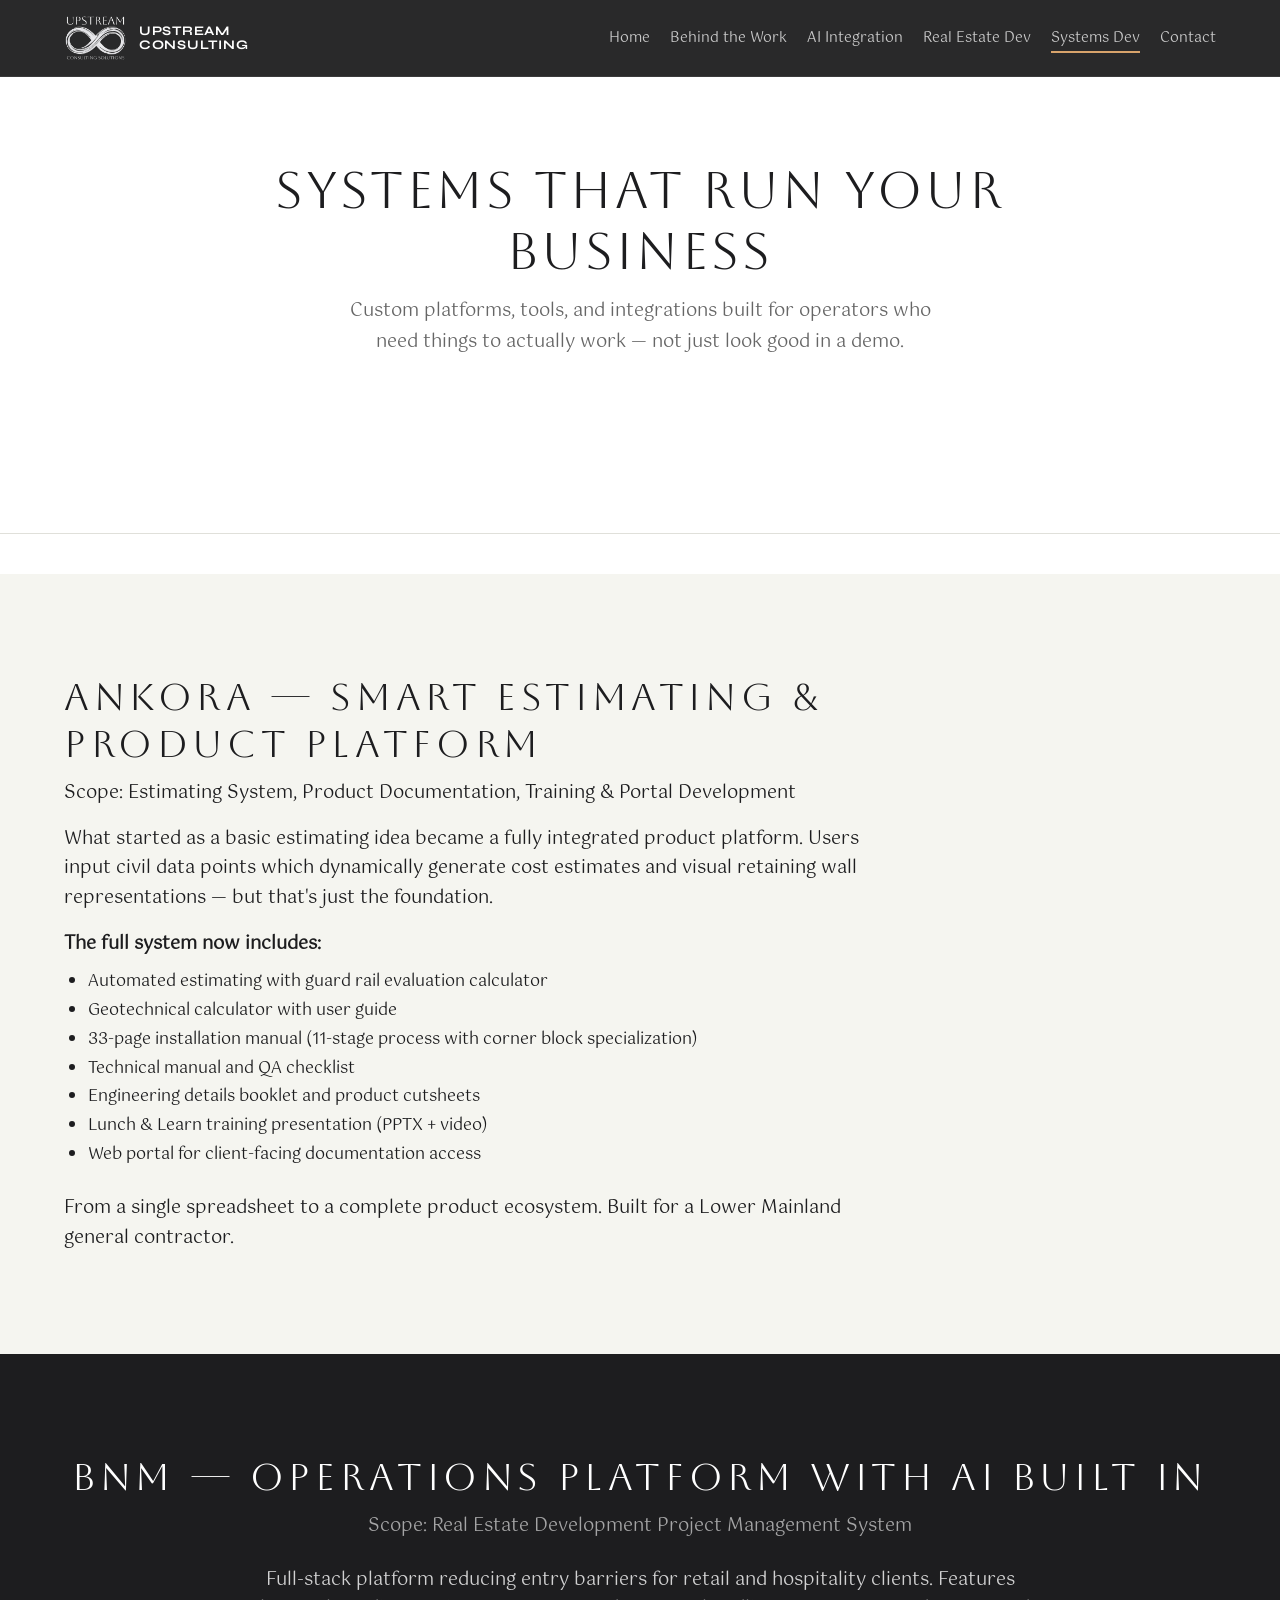
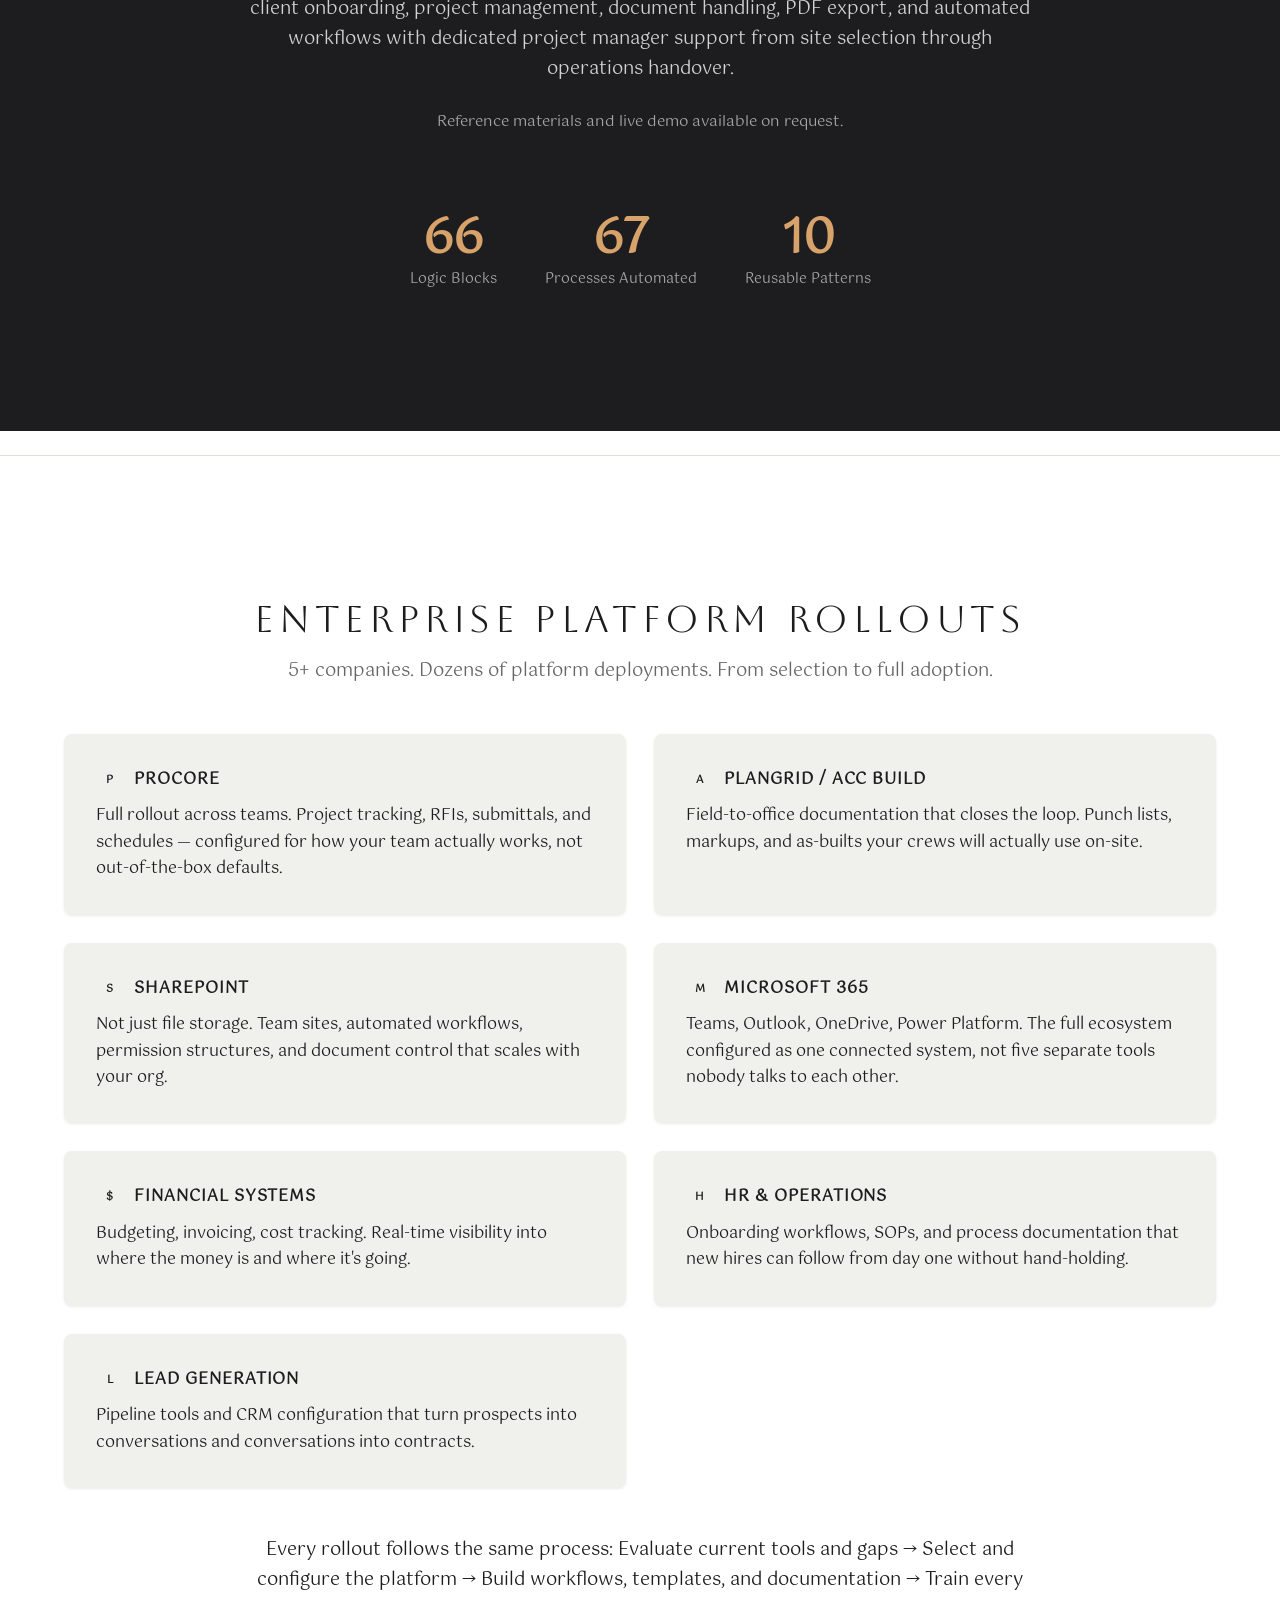
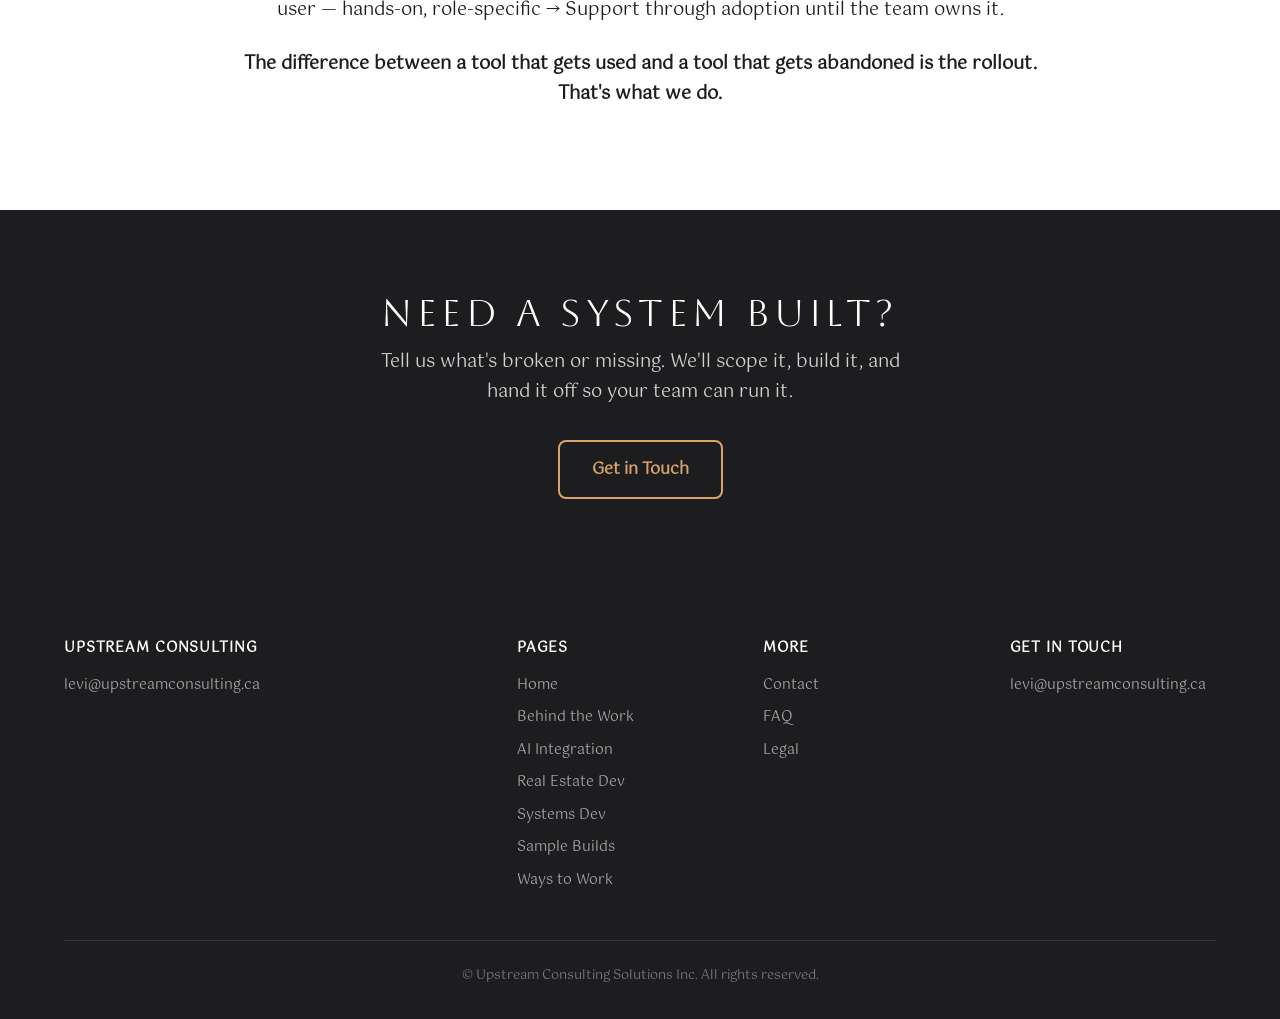
<file: system-development/index.html>
<!DOCTYPE html>
<html lang="en">
<head>
  <meta charset="UTF-8">
  <meta name="viewport" content="width=device-width, initial-scale=1.0">
  <title>Systems Development | Upstream Consulting</title>
  <meta name="description" content="Custom platforms, tools, and integrations built for operators who need things to actually work. Estimating systems, operations platforms, and enterprise rollouts.">
  <link rel="canonical" href="https://upstreamconsulting.ca/system-development/">

  <!-- Open Graph -->
  <meta property="og:type" content="website">
  <meta property="og:title" content="Systems Development | Upstream Consulting">
  <meta property="og:description" content="Custom platforms, tools, and integrations built for operators who need things to actually work. Estimating systems, operations platforms, and enterprise rollouts.">
  <meta property="og:url" content="https://upstreamconsulting.ca/system-development/">
  <meta property="og:image" content="https://upstreamconsulting.ca/images/logo-invert-small.png">
  <meta property="og:site_name" content="Upstream Consulting">

  <!-- Twitter Card -->
  <meta name="twitter:card" content="summary">
  <meta name="twitter:title" content="Systems Development | Upstream Consulting">
  <meta name="twitter:description" content="Custom platforms, tools, and integrations built for operators who need things to actually work. Estimating systems, operations platforms, and enterprise rollouts.">

  <link rel="stylesheet" href="/styles.css">
</head>
<body>

  <a href="#main" class="skip-link">Skip to content</a>

  <!-- Navigation -->
  <nav class="nav" id="nav" aria-label="Main navigation">
    <div class="nav-inner">
      <a href="/" class="nav-logo"><img src="/images/logo-invert-small.png" alt="Upstream Consulting"><span>Upstream<br>Consulting</span></a>
      <button class="hamburger" id="hamburger" aria-label="Toggle menu" aria-expanded="false">
        <span></span><span></span><span></span>
      </button>
      <ul class="nav-links" id="navLinks">
        <li><a href="/">Home</a></li>
        <li><a href="/behind-the-work/">Behind the Work</a></li>
        <li><a href="/ai-integration/">AI Integration</a></li>
        <li><a href="/red/">Real Estate Dev</a></li>
        <li><a href="/system-development/">Systems Dev</a></li>
        <li><a href="/contact/">Contact</a></li>
      </ul>
    </div>
  </nav>

  <!-- Hero -->
  <section class="hero">
    <div class="container">
      <h1>Systems That Run Your Business</h1>
      <p>Custom platforms, tools, and integrations built for operators who need things to actually work — not just look good in a demo.</p>
    </div>
  </section>

  <div class="section-divider"></div>

  <!-- Ankora -->
  <section class="alt-bg" id="main" tabindex="-1">
    <div class="container">
      <div style="max-width: 800px;">
        <h2>Ankora — Smart Estimating &amp; Product Platform</h2>
        <p class="card-italic" style="margin-bottom: 1rem;">Scope: Estimating System, Product Documentation, Training &amp; Portal Development</p>
        <p>What started as a basic estimating idea became a fully integrated product platform. Users input civil data points which dynamically generate cost estimates and visual retaining wall representations — but that's just the foundation.</p>
        <p style="margin-top: 1rem; font-weight:700;">The full system now includes:</p>
        <ul style="padding-left:1.5rem; margin-top:.5rem; font-size:1rem; line-height:1.8;">
          <li>Automated estimating with guard rail evaluation calculator</li>
          <li>Geotechnical calculator with user guide</li>
          <li>33-page installation manual (11-stage process with corner block specialization)</li>
          <li>Technical manual and QA checklist</li>
          <li>Engineering details booklet and product cutsheets</li>
          <li>Lunch &amp; Learn training presentation (PPTX + video)</li>
          <li>Web portal for client-facing documentation access</li>
        </ul>
        <p style="margin-top: 1.5rem;">From a single spreadsheet to a complete product ecosystem. Built for a Lower Mainland general contractor.</p>
      </div>
    </div>
  </section>

  <!-- BnM -->
  <section class="dark-section">
    <div class="container" style="text-align: center;">
      <h2>BnM — Operations Platform with AI Built In</h2>
      <p class="card-italic" style="margin-bottom: 1.5rem; color: rgba(255,255,255,.6);">Scope: Real Estate Development Project Management System</p>
      <p style="max-width: 800px; margin: 0 auto 1.5rem;">Full-stack platform reducing entry barriers for retail and hospitality clients. Features client onboarding, project management, document handling, PDF export, and automated workflows with dedicated project manager support from site selection through operations handover.</p>
      <p style="max-width: 800px; margin: 0 auto 2.5rem; font-size:.95rem; color:rgba(255,255,255,.6);">Reference materials and live demo available on request.</p>

      <div class="stats-row">
        <div class="stat">
          <div class="stat-number">66</div>
          <div class="stat-label">Logic Blocks</div>
        </div>
        <div class="stat">
          <div class="stat-number">67</div>
          <div class="stat-label">Processes Automated</div>
        </div>
        <div class="stat">
          <div class="stat-number">10</div>
          <div class="stat-label">Reusable Patterns</div>
        </div>
      </div>
    </div>
  </section>

  <div class="section-divider"></div>

  <!-- Enterprise Platform Rollouts -->
  <section>
    <div class="container">
      <div style="text-align: center; margin-bottom: 3rem;">
        <h2>Enterprise Platform Rollouts</h2>
        <p class="section-sub">5+ companies. Dozens of platform deployments. From selection to full adoption.</p>
      </div>

      <div class="cards-grid">

        <div class="card phase-card">
          <div class="card-body">
            <h3><span class="platform-icon procore" aria-hidden="true">P</span>Procore</h3>
            <p>Full rollout across teams. Project tracking, RFIs, submittals, and schedules — configured for how your team actually works, not out-of-the-box defaults.</p>
          </div>
        </div>

        <div class="card phase-card">
          <div class="card-body">
            <h3><span class="platform-icon plangrid" aria-hidden="true">A</span>PlanGrid / ACC Build</h3>
            <p>Field-to-office documentation that closes the loop. Punch lists, markups, and as-builts your crews will actually use on-site.</p>
          </div>
        </div>

        <div class="card phase-card">
          <div class="card-body">
            <h3><span class="platform-icon sharepoint" aria-hidden="true">S</span>SharePoint</h3>
            <p>Not just file storage. Team sites, automated workflows, permission structures, and document control that scales with your org.</p>
          </div>
        </div>

        <div class="card phase-card">
          <div class="card-body">
            <h3><span class="platform-icon m365" aria-hidden="true">M</span>Microsoft 365</h3>
            <p>Teams, Outlook, OneDrive, Power Platform. The full ecosystem configured as one connected system, not five separate tools nobody talks to each other.</p>
          </div>
        </div>

        <div class="card phase-card">
          <div class="card-body">
            <h3><span class="platform-icon financial" aria-hidden="true">$</span>Financial Systems</h3>
            <p>Budgeting, invoicing, cost tracking. Real-time visibility into where the money is and where it's going.</p>
          </div>
        </div>

        <div class="card phase-card">
          <div class="card-body">
            <h3><span class="platform-icon hr" aria-hidden="true">H</span>HR &amp; Operations</h3>
            <p>Onboarding workflows, SOPs, and process documentation that new hires can follow from day one without hand-holding.</p>
          </div>
        </div>

        <div class="card phase-card">
          <div class="card-body">
            <h3><span class="platform-icon leadgen" aria-hidden="true">L</span>Lead Generation</h3>
            <p>Pipeline tools and CRM configuration that turn prospects into conversations and conversations into contracts.</p>
          </div>
        </div>

      </div>

      <!-- Rollout Process -->
      <div style="max-width: 800px; margin: 3rem auto 0; text-align: center;">
        <p>Every rollout follows the same process: Evaluate current tools and gaps &rarr; Select and configure the platform &rarr; Build workflows, templates, and documentation &rarr; Train every user — hands-on, role-specific &rarr; Support through adoption until the team owns it.</p>
        <p style="margin-top: 1.5rem; font-weight: 600;">The difference between a tool that gets used and a tool that gets abandoned is the rollout. That's what we do.</p>
      </div>
    </div>
  </section>

  <!-- CTA -->
  <section class="dark-section cta-section">
    <div class="container">
      <h2>Need a System Built?</h2>
      <p>Tell us what's broken or missing. We'll scope it, build it, and hand it off so your team can run it.</p>
      <a href="/contact/" class="btn btn-outline">Get in Touch</a>
    </div>
  </section>

  <!-- Footer -->
  <footer class="site-footer">
    <div class="container">
      <div class="footer-grid">
        <div class="footer-col">
          <h4>Upstream Consulting</h4>
          <p><a href="mailto:levi@upstreamconsulting.ca">levi@upstreamconsulting.ca</a></p>
        </div>
        <div class="footer-col">
          <h4>Pages</h4>
          <a href="/">Home</a>
          <a href="/behind-the-work/">Behind the Work</a>
          <a href="/ai-integration/">AI Integration</a>
          <a href="/red/">Real Estate Dev</a>
          <a href="/system-development/">Systems Dev</a>
          <a href="/sample-builds/">Sample Builds</a>
          <a href="/ways-to-work/">Ways to Work</a>
        </div>
        <div class="footer-col">
          <h4>More</h4>
          <a href="/contact/">Contact</a>
          <a href="/faqs/">FAQ</a>
          <a href="/legal/">Legal</a>
        </div>
        <div class="footer-col">
          <h4>Get in Touch</h4>
          <a href="mailto:levi@upstreamconsulting.ca">levi@upstreamconsulting.ca</a>
        </div>
      </div>
      <div class="footer-bottom">
        &copy; Upstream Consulting Solutions Inc. All rights reserved.
      </div>
    </div>
  </footer>

  <!-- Back to Top -->
  <button class="back-to-top" id="backToTop" aria-label="Back to top">&uarr;</button>

  <!-- Minimal JS -->
  <script>
    const hamburger = document.getElementById('hamburger');
    const navLinks = document.getElementById('navLinks');
    hamburger.addEventListener('click', () => {
      const open = hamburger.classList.toggle('open');
      navLinks.classList.toggle('open');
      hamburger.setAttribute('aria-expanded', open ? 'true' : 'false');
    });
    navLinks.querySelectorAll('a').forEach(link => {
      link.addEventListener('click', () => {
        hamburger.classList.remove('open');
        navLinks.classList.remove('open');
        hamburger.setAttribute('aria-expanded', 'false');
      });
    });
    const backToTop = document.getElementById('backToTop');
    window.addEventListener('scroll', () => {
      backToTop.classList.toggle('visible', window.scrollY > 400);
      document.getElementById('nav').classList.toggle('scrolled', window.scrollY > 10);
    });
    backToTop.addEventListener('click', () => {
      window.scrollTo({ top: 0, behavior: 'smooth' });
    });
  </script>

<script>
(function(){
  var norm = location.pathname.replace(/index\.html$/,'');
  if (norm === '') norm = '/';
  document.querySelectorAll('#navLinks a[href]').forEach(function(a){
    if (a.getAttribute('href') === norm) {
      a.classList.add('active');
      var dd = a.closest('.dropdown');
      if (dd) { var p = dd.closest('.has-dropdown'); if (p) { var pa = p.querySelector(':scope > a'); if (pa) pa.classList.add('active'); } }
    }
  });
})();
</script>
<script>
(function(){
  function closeAll(){ document.querySelectorAll('.has-dropdown.open').forEach(function(li){ li.classList.remove('open'); var a=li.querySelector('a'); if(a) a.setAttribute('aria-expanded','false'); }); }
  document.querySelectorAll('.has-dropdown > a').forEach(function(t){
    t.addEventListener('click', function(e){
      if (window.innerWidth > 900) {
        e.preventDefault();
        var li = t.parentElement;
        var willOpen = !li.classList.contains('open');
        closeAll();
        if (willOpen) { li.classList.add('open'); t.setAttribute('aria-expanded','true'); }
      }
    });
  });
  document.addEventListener('click', function(e){ if (!e.target.closest('.has-dropdown')) closeAll(); });
  document.addEventListener('keydown', function(e){ if (e.key === 'Escape') closeAll(); });
})();
</script>
</body>
</html>
</file>
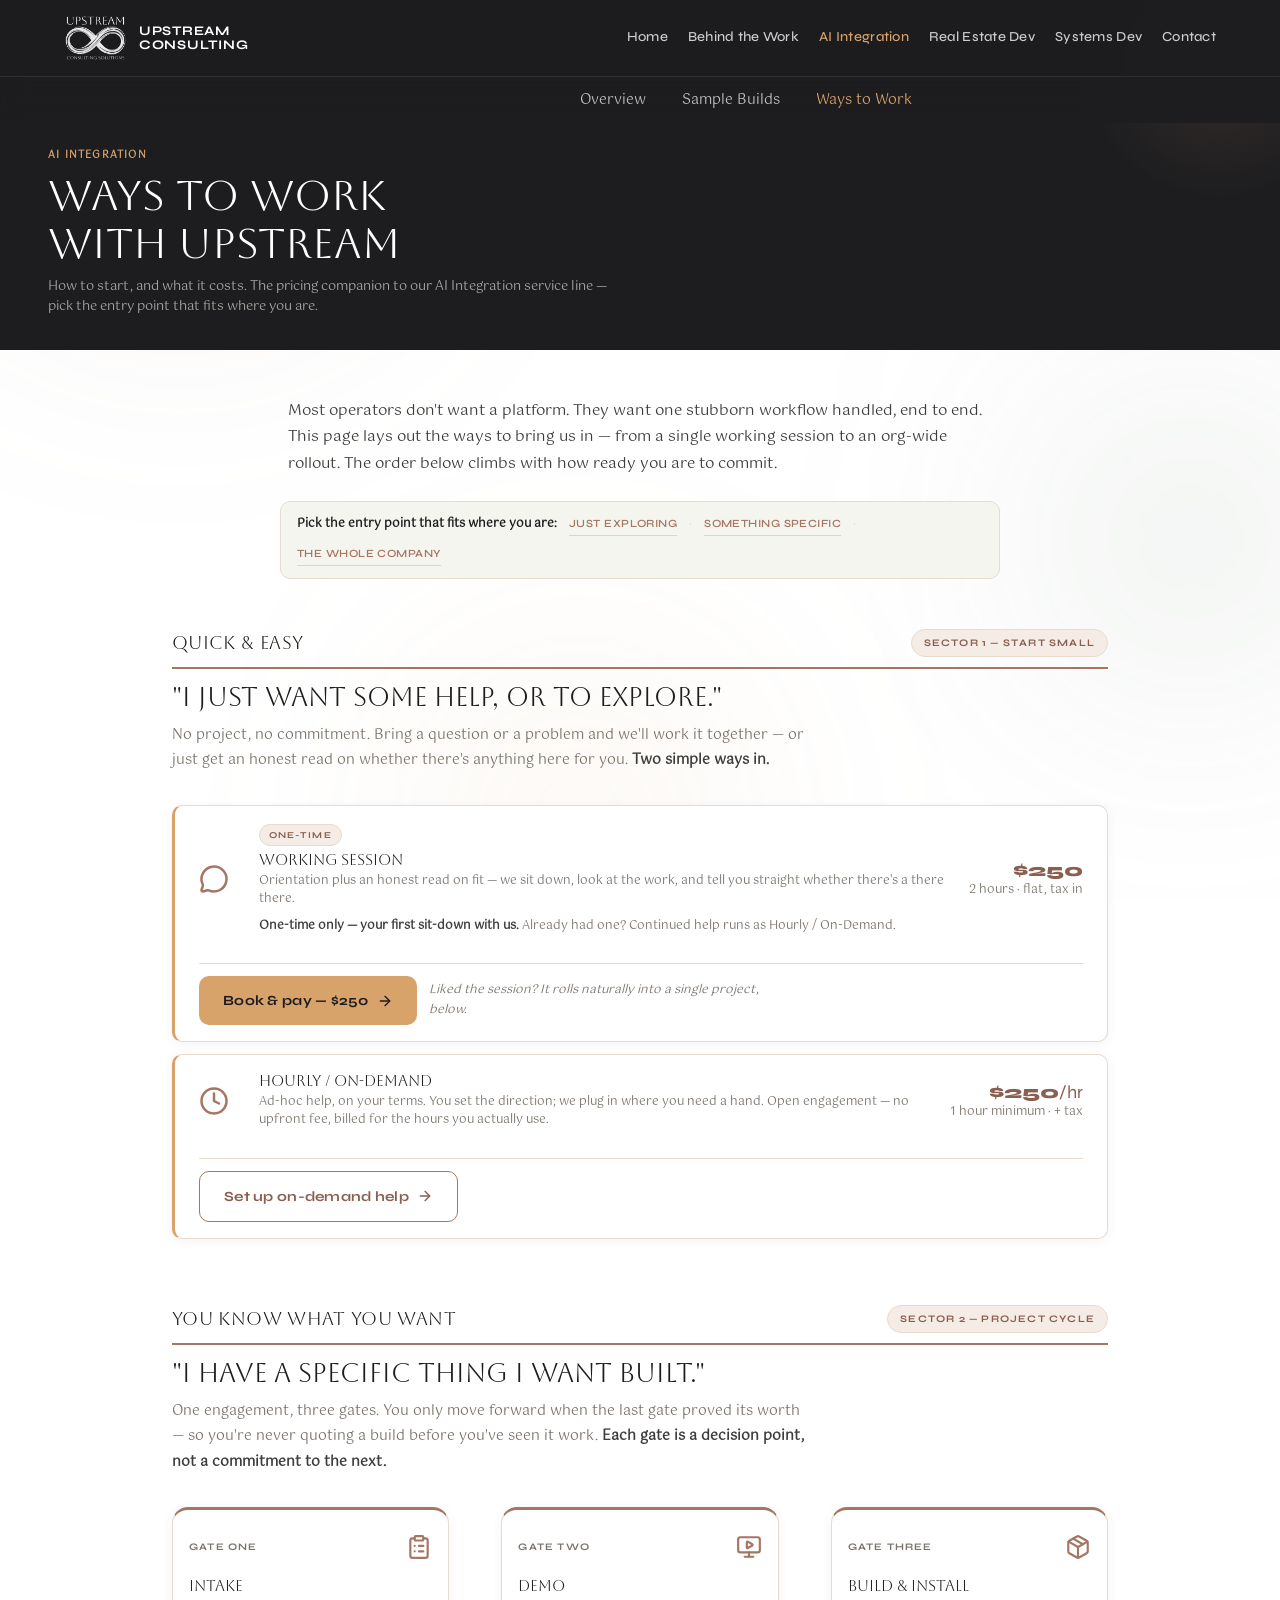
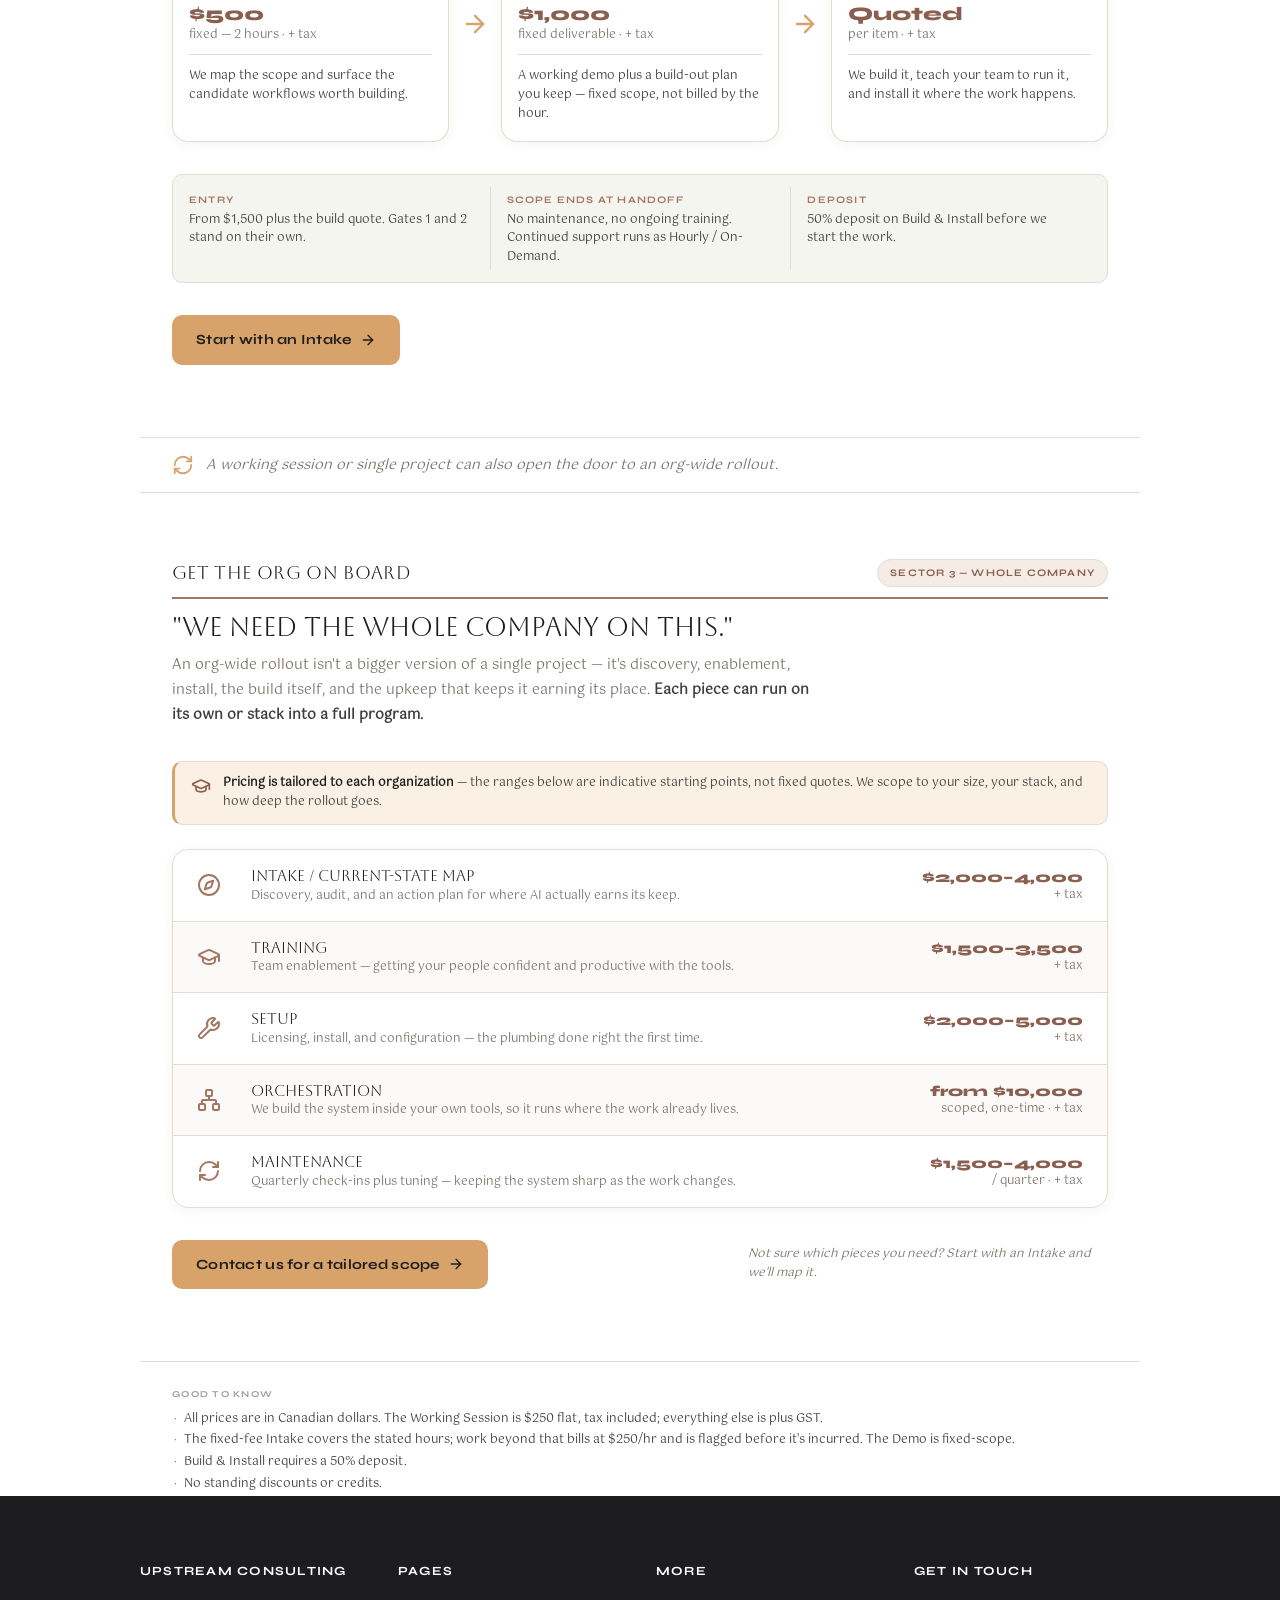
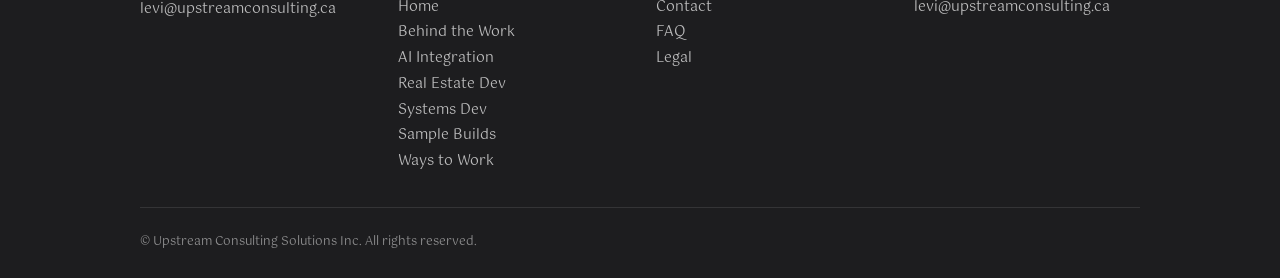
<file: ways-to-work/index.html>
<!DOCTYPE html>
<html lang="en">
<head>
<meta charset="UTF-8">
<meta name="viewport" content="width=device-width, initial-scale=1.0">
<title>Ways to Work with Upstream</title>
<meta name="description" content="How to start with Upstream and what it costs — from a single $250 working session to an org-wide AI rollout. Pick the entry point that fits where you are.">
<link rel="canonical" href="https://upstreamconsulting.ca/ways-to-work/">

<!-- Open Graph -->
<meta property="og:type" content="website">
<meta property="og:title" content="Ways to Work with Upstream">
<meta property="og:description" content="How to start with Upstream and what it costs — from a single $250 working session to an org-wide AI rollout. Pick the entry point that fits where you are.">
<meta property="og:url" content="https://upstreamconsulting.ca/ways-to-work/">
<meta property="og:image" content="https://upstreamconsulting.ca/images/logo-invert-small.png">
<meta property="og:site_name" content="Upstream Consulting">

<!-- Twitter Card -->
<meta name="twitter:card" content="summary">

<link href="https://fonts.googleapis.com/css2?family=Aboreto&family=Gotu&family=Syne:wght@400;600;700;800&family=Inter:wght@400;500;600;700&family=JetBrains+Mono:wght@400;600;700&display=swap" rel="stylesheet">
<style>

/* ══════════════════════════════════════════════════════════
   V4 TOKEN BLOCK — DO NOT MODIFY OR DUPLICATE
   Source of truth: System/design-system/master/colors_and_type.css
   ══════════════════════════════════════════════════════════ */
:root {
  /* Surfaces */
  --bg:                   #ffffff;
  --bg-raised:            #f5f5f0;
  --surface:              #ffffff;
  --surface-raised:       #f5f5f0;

  /* Text */
  --fg-1:                 #1d1d1f;
  --fg-2:                 #3D3D3D;
  --fg-muted:             #7b746b;
  --fg-on-accent:         #ffffff;

  /* Borders */
  --border:               #e5dccf;
  --border-strong:        #D1D6D6;

  /* Accents */
  --accent-primary:       #A57663;
  --accent-primary-hover: #8a5f4f;
  --accent-secondary:     #D8A36B;
  --accent-tertiary:      #92887F;
  --accent-4:             #5b7a5e;   /* sage — success */
  --accent-5:             #b04a37;   /* terracotta — urgent */
  --amber:                #c88a2a;   /* warm amber — warn */

  /* Tints */
  --primary-a10:          #f5ece6;
  --secondary-a10:        #faf0e3;
  --tertiary-a10:         #eae7e3;

  /* Gradients */
  --grad-brand:           linear-gradient(135deg, #A57663, #D8A36B);
  --grad-warm:            linear-gradient(135deg, #b04a37, #D8A36B);

  /* Dark panel */
  --neutral-inverse:      #1D1D1F;

  /* Shadows */
  --shadow-card:          0 2px 12px rgba(61,61,61,0.06);
  --shadow-lift:          0 8px 24px rgba(61,61,61,0.10);

  /* Typography */
  --font-heading:         'Aboreto', Georgia, serif;
  --font-body:            'Gotu', 'Inter', system-ui, sans-serif;
  --font-button:          'Syne', 'Inter', system-ui, sans-serif;
  --font-mono:            'JetBrains Mono', 'Fira Code', Consolas, monospace;

  /* Font sizes */
  --fs-hero:   clamp(36px, 5vw, 56px);
  --fs-h1:     clamp(28px, 4vw, 42px);
  --fs-h2:     clamp(20px, 2.5vw, 26px);
  --fs-h3:     18px;
  --fs-h4:     15px;
  --fs-body:   14px;
  --fs-small:  12px;
  --fs-label:  10px;

  /* Line heights + tracking */
  --lh-heading:     1.15;
  --lh-body:        1.8;
  --lh-tight:       1.3;
  --tracking-label: 0.12em;

  /* Spacing scale */
  --sp-1: 4px;  --sp-2: 8px;  --sp-3: 12px; --sp-4: 16px;
  --sp-5: 24px; --sp-6: 32px; --sp-7: 48px; --sp-8: 64px;

  /* Radius */
  --radius-sm:   10px;
  --radius:      16px;
  --radius-pill: 100px;

  /* Layout */
  --max-width: 1000px;
  --gutter:    24px;

  /* Motion */
  --transition-fast: 0.2s ease;
  --transition-base: 0.3s ease;
}

/* ══════════════════════════════════════════════════════════
   BASE RESET + BODY
   ══════════════════════════════════════════════════════════ */
* { margin: 0; padding: 0; box-sizing: border-box; }

body {
  background: var(--bg);
  color: var(--fg-1);
  font-family: var(--font-body);
  font-size: var(--fs-body);
  line-height: var(--lh-body);
  min-height: 100vh;
}

/* ══════════════════════════════════════════════════════════
   HEADER — dark panel with orb accent
   ══════════════════════════════════════════════════════════ */
.header {
  background: var(--neutral-inverse);
  padding: calc(122px + var(--sp-5)) var(--sp-7) var(--sp-6);
  position: relative;
  overflow: hidden;
}
.header::before {
  content: '';
  position: absolute;
  top: -80px; right: -80px;
  width: 280px; height: 280px;
  background: radial-gradient(circle, rgba(165,118,99,0.18) 0%, transparent 70%);
  border-radius: 50%;
}
.header .eyebrow {
  font-size: var(--fs-label);
  font-weight: 600;
  letter-spacing: var(--tracking-label);
  text-transform: uppercase;
  color: var(--accent-secondary);
  margin-bottom: var(--sp-2);
  position: relative;
}
.header h1 {
  font-family: var(--font-heading);
  font-size: var(--fs-h1);
  font-weight: 400;
  color: var(--fg-on-accent);
  line-height: var(--lh-heading);
  margin-bottom: var(--sp-2);
  position: relative;
}
.header .header-sub {
  font-size: 13px;
  color: rgba(242,238,232,0.65);
  max-width: 560px;
  line-height: 1.6;
  position: relative;
}
.header-logo {
  height: 30px;
  width: auto;
  display: block;
  margin-bottom: var(--sp-4);
  opacity: 0.88;
  position: relative;
}
.footer-logo {
  height: 14px;
  width: auto;
  opacity: 0.35;
  vertical-align: middle;
  margin-right: var(--sp-2);
  filter: invert(1);
}

/* ══════════════════════════════════════════════════════════
   CONTENT WRAPPER
   ══════════════════════════════════════════════════════════ */
.content {
  max-width: var(--max-width);
  margin: 0 auto;
  padding: var(--sp-7) var(--sp-6);
}

/* ══════════════════════════════════════════════════════════
   TYPOGRAPHY PRIMITIVES
   ══════════════════════════════════════════════════════════ */
.section-title {
  font-family: var(--font-heading);
  font-size: var(--fs-h3);
  font-weight: 400;
  color: var(--fg-1);
  margin-bottom: var(--sp-4);
  padding-bottom: var(--sp-2);
  border-bottom: 2px solid var(--accent-primary);
  letter-spacing: 0.02em;
}

.label-upper {
  font-size: var(--fs-label);
  font-weight: 600;
  letter-spacing: var(--tracking-label);
  text-transform: uppercase;
  color: var(--accent-primary);
}

/* ══════════════════════════════════════════════════════════
   CARD PRIMITIVES
   ══════════════════════════════════════════════════════════ */
.card {
  background: var(--surface);
  border: 1px solid var(--border);
  border-radius: var(--radius);
  padding: var(--sp-5);
  box-shadow: var(--shadow-card);
}
.card-sm {
  background: var(--surface);
  border: 1px solid var(--border);
  border-radius: var(--radius-sm);
  padding: var(--sp-4);
  box-shadow: var(--shadow-card);
}
.card-grid {
  display: grid;
  gap: var(--sp-3);
  margin-bottom: var(--sp-6);
}

/* ══════════════════════════════════════════════════════════
   DARK PANEL PRIMITIVE
   ══════════════════════════════════════════════════════════ */
.panel-dark {
  background: var(--neutral-inverse);
  border-radius: var(--radius);
  padding: var(--sp-5) var(--sp-6);
  box-shadow: var(--shadow-card);
}
.panel-dark h4,
.panel-dark .panel-title {
  font-size: var(--fs-label);
  font-weight: 700;
  text-transform: uppercase;
  letter-spacing: 0.08em;
  color: var(--accent-primary);
  margin-bottom: var(--sp-3);
}
.panel-dark p,
.panel-dark li {
  color: rgba(242,238,232,0.8);
  font-size: 13px;
}

/* ══════════════════════════════════════════════════════════
   STATUS BADGES
   ══════════════════════════════════════════════════════════ */
.badge {
  display: inline-flex;
  align-items: center;
  justify-content: center;
  padding: 3px 10px;
  border-radius: var(--radius-pill);
  font-size: 11px;
  font-weight: 700;
  letter-spacing: 0.06em;
  text-transform: uppercase;
  width: fit-content;
}
.badge-sage  { background: rgba(91,122,94,0.1);   color: var(--accent-4); }
.badge-amber { background: rgba(200,138,42,0.12);  color: #8a6335; }
.badge-terra { background: rgba(176,74,55,0.1);    color: var(--accent-5); }
.badge-clay  { background: rgba(165,118,99,0.12);  color: var(--accent-primary-hover); }
.badge-stone { background: rgba(146,136,127,0.12); color: var(--accent-tertiary); }

/* ══════════════════════════════════════════════════════════
   TABLE PRIMITIVE
   ══════════════════════════════════════════════════════════ */
.data-table {
  width: 100%;
  border-collapse: collapse;
  font-size: 13px;
  margin-bottom: 0;
}
.data-table thead th {
  background: var(--neutral-inverse);
  color: var(--fg-on-accent);
  font-family: var(--font-button);
  font-weight: 600;
  font-size: 11px;
  letter-spacing: 0.06em;
  text-transform: uppercase;
  padding: var(--sp-2) var(--sp-3);
  text-align: left;
}
.data-table thead th:first-child { border-radius: 6px 0 0 0; }
.data-table thead th:last-child  { border-radius: 0 6px 0 0; }
.data-table tbody tr:nth-child(even) { background: rgba(165,118,99,0.04); }
.data-table tbody td {
  padding: var(--sp-2) var(--sp-3);
  border-bottom: 1px solid var(--border);
  vertical-align: top;
}

/* ══════════════════════════════════════════════════════════
   FOOTER
   ══════════════════════════════════════════════════════════ */
.footer {
  background: var(--neutral-inverse);
  color: rgba(242,238,232,0.5);
  font-size: 11px;
  text-align: center;
  padding: var(--sp-4) var(--sp-6);
  margin-top: var(--sp-6);
}
.footer .accent { color: var(--accent-primary); }

/* ══════════════════════════════════════════════════════════
   PRINT — required, do not remove
   ══════════════════════════════════════════════════════════ */
@media print {
  a[href="../index.html"] { display: none; }
  .bg-mesh { display: none; }
  body { background: var(--bg); }
  .header, .footer, .panel-dark, .data-table thead th {
    -webkit-print-color-adjust: exact;
    print-color-adjust: exact;
  }
  @page { margin: 16mm; }
  .cycle { break-inside: avoid; }
}

/* ══════════════════════════════════════════════════════════
   RESPONSIVE
   ══════════════════════════════════════════════════════════ */
@media (max-width: 640px) {
  .header  { padding: calc(64px + var(--sp-4)) var(--sp-4) var(--sp-5); }
  .content { padding: var(--sp-5) var(--sp-4); }
}

/* ══════════════════════════════════════════════════════════
   ARTIFACT-LOCAL OVERRIDES — add below this line only
   Rules: structural + layout only.
   Forbidden: hex colors · font-family · spacing scale redefs
   ══════════════════════════════════════════════════════════ */

/* Heading-semantics resets — these classes are now h2/h3 (was span/div).
   :where() keeps specificity at zero so the class rules below always win;
   this only neutralizes UA heading defaults the classes don't specify. */
:where(h2.sector-eyebrow, h3.gate-title, h3.range-name, h3.offer-name) {
  margin: 0;
  font-weight: 400;
  font-size: inherit;
}

/* Accessible focus ring — Editorial accent */
:focus-visible {
  outline: 2px solid #A57663;
  outline-offset: 2px;
}

/* Skip link — visually hidden until focused */
.skip-link {
  position: absolute;
  left: -9999px;
  top: 0;
  z-index: 100;
  background: var(--bg);
  color: var(--fg-1);
  font-family: var(--font-button);
  font-size: var(--fs-small);
  font-weight: 700;
  padding: var(--sp-2) var(--sp-4);
  border-radius: var(--radius-sm);
  text-decoration: none;
}
.skip-link:focus {
  left: var(--sp-3);
  top: var(--sp-3);
}

/* Signature mesh orbs — editorial accents, soft depth behind the cream */
.bg-mesh {
  position: fixed;
  inset: 0;
  z-index: 0;
  overflow: hidden;
  pointer-events: none;
}
.bg-mesh .orb {
  position: absolute;
  border-radius: 50%;
  filter: blur(120px);
  animation: upstream-float 20s ease-in-out infinite;
}
.bg-mesh .orb-1 {
  width: 600px; height: 600px;
  top: -220px; left: -120px;
  background: radial-gradient(circle, color-mix(in srgb, var(--accent-primary) 18%, transparent), transparent 70%);
  animation-delay: 0s;
}
.bg-mesh .orb-2 {
  width: 500px; height: 500px;
  top: 32%; right: -160px;
  background: radial-gradient(circle, color-mix(in srgb, var(--accent-4) 14%, transparent), transparent 70%);
  animation-delay: -7s;
}
.bg-mesh .orb-3 {
  width: 440px; height: 440px;
  bottom: -140px; left: 28%;
  background: radial-gradient(circle, color-mix(in srgb, var(--accent-secondary) 15%, transparent), transparent 70%);
  animation-delay: -14s;
}
@keyframes upstream-float {
  0%, 100% { transform: translate(0, 0) scale(1); }
  33%      { transform: translate(30px, -20px) scale(1.05); }
  66%      { transform: translate(-20px, 15px) scale(0.95); }
}
@media (prefers-reduced-motion: reduce) {
  .bg-mesh .orb { animation: none; }
}

/* Lift real content above the orb layer */
.header, .content { position: relative; z-index: 1; }

/* Inline link row directly under the masthead subhead */
.intro-links {
  max-width: 720px;
  margin: 0 auto var(--sp-3);
  padding: 0 var(--sp-2);
  font-size: var(--fs-small);
  color: var(--fg-muted);
}
.intro-links a {
  color: var(--accent-primary);
  text-decoration: none;
  font-weight: 600;
  border-bottom: 1px solid var(--border);
  padding-bottom: 1px;
}
.intro-links a:hover { color: var(--accent-primary-hover); }
.intro-links .sep { margin: 0 var(--sp-3); color: var(--border-strong); }

/* Page intro line under the masthead */
.page-intro {
  max-width: 720px;
  margin: 0 auto var(--sp-5);
  padding: 0 var(--sp-2);
  color: var(--fg-2);
  font-size: 15px;
  line-height: 1.75;
}

/* Self-select line + three anchor links */
.self-select {
  max-width: 720px;
  margin: 0 auto var(--sp-7);
  padding: var(--sp-3) var(--sp-4);
  background: var(--surface-raised);
  border: 1px solid var(--border);
  border-radius: var(--radius-sm);
  font-size: var(--fs-small);
  color: var(--fg-2);
  display: flex;
  flex-wrap: wrap;
  align-items: baseline;
  gap: var(--sp-2) var(--sp-3);
}
.self-select .ss-lead { font-weight: 600; color: var(--fg-1); }
.self-select a {
  color: var(--accent-primary);
  text-decoration: none;
  font-family: var(--font-button);
  font-weight: 600;
  font-size: 11px;
  letter-spacing: 0.04em;
  text-transform: uppercase;
  border-bottom: 1px solid var(--border-strong);
  padding-bottom: 1px;
  white-space: nowrap;
}
.self-select a:hover { color: var(--accent-primary-hover); }
.self-select .ss-sep { color: var(--border-strong); }

/* Sector spacing rhythm */
.sector { scroll-margin-top: var(--sp-5); margin-bottom: var(--sp-8); }
.sector:last-of-type { margin-bottom: var(--sp-5); }

/* Sector lead-in — eyebrow (left) + pill (right) on one row, H2 below */
.sector-eyebrow-row {
  display: flex;
  align-items: center;
  justify-content: space-between;
  flex-wrap: wrap;
  gap: var(--sp-3);
  margin-bottom: var(--sp-3);
  padding-bottom: var(--sp-2);
  border-bottom: 2px solid var(--accent-primary);
}
.sector-eyebrow {
  font-family: var(--font-heading);
  font-size: var(--fs-h3);
  font-weight: 400;
  letter-spacing: 0.02em;
  color: var(--fg-1);
}
.sector-pill {
  font-family: var(--font-button);
  font-size: var(--fs-label);
  font-weight: 700;
  letter-spacing: var(--tracking-label);
  text-transform: uppercase;
  color: var(--accent-primary-hover);
  background: var(--primary-a10);
  border: 1px solid var(--border);
  border-radius: var(--radius-pill);
  padding: 4px 12px;
  white-space: nowrap;
}
.sector-tagline {
  font-family: var(--font-heading);
  font-size: var(--fs-h2);
  color: var(--fg-1);
  font-weight: 400;
  line-height: var(--lh-tight);
  margin-bottom: var(--sp-2);
}
.sector-frame {
  color: var(--fg-muted);
  font-size: var(--fs-body);
  max-width: 640px;
  margin-bottom: var(--sp-6);
}
.sector-frame strong { color: var(--fg-2); font-weight: 600; }

/* ── SECTOR 1 — simple two-row offering list (NOT the gate cycle) ── */
.offer-list {
  display: grid;
  gap: var(--sp-3);
  margin-bottom: var(--sp-6);
}
.offer {
  display: grid;
  grid-template-columns: 44px 1fr auto;
  align-items: center;
  gap: var(--sp-4);
  background: var(--surface);
  border: 1px solid var(--border);
  border-left: 3px solid var(--accent-secondary);
  border-radius: var(--radius-sm);
  padding: var(--sp-4) var(--sp-5);
  box-shadow: var(--shadow-card);
}
.offer-icon {
  width: 30px; height: 30px;
  color: var(--accent-primary);
}
.offer-icon svg { width: 100%; height: 100%; display: block; }
.offer-body .offer-name {
  font-family: var(--font-heading);
  font-size: var(--fs-h4);
  color: var(--fg-1);
  font-weight: 400;
  line-height: var(--lh-tight);
}
.offer-body .offer-desc {
  color: var(--fg-muted);
  font-size: var(--fs-small);
  line-height: 1.55;
  margin-top: 2px;
}
.offer-price {
  font-family: var(--font-button);
  font-size: 18px;
  font-weight: 800;
  color: var(--accent-primary-hover);
  text-align: right;
  line-height: 1.2;
  white-space: nowrap;
}
.offer-price .meta {
  display: block;
  font-family: var(--font-body);
  font-size: var(--fs-small);
  font-weight: 400;
  color: var(--fg-muted);
  margin-top: 2px;
}

/* One-time eyebrow tag on the Working Session offer */
.offer-tag {
  display: inline-block;
  font-family: var(--font-button);
  font-size: 9px;
  font-weight: 700;
  letter-spacing: var(--tracking-label);
  text-transform: uppercase;
  color: var(--accent-primary-hover);
  background: var(--primary-a10);
  border: 1px solid var(--border);
  border-radius: var(--radius-pill);
  padding: 2px 9px;
  margin-bottom: var(--sp-1);
}
.offer-eligibility {
  color: var(--fg-muted);
  font-size: var(--fs-small);
  line-height: 1.5;
  margin-top: var(--sp-2);
}
.offer-eligibility strong { color: var(--fg-2); font-weight: 600; }

/* Per-offer action row — each offering carries its own CTA */
.offer-cta {
  grid-column: 1 / -1;
  display: flex;
  flex-wrap: wrap;
  align-items: center;
  gap: var(--sp-3);
  margin-top: var(--sp-3);
  padding-top: var(--sp-3);
  border-top: 1px solid var(--border);
}

/* Secondary / outline button — open engagement, distinct from solid primary */
.btn-secondary {
  display: inline-flex;
  align-items: center;
  gap: var(--sp-2);
  background: transparent;
  color: var(--accent-primary-hover);
  font-family: var(--font-button);
  font-weight: 700;
  font-size: var(--fs-body);
  letter-spacing: 0.02em;
  text-decoration: none;
  padding: var(--sp-3) var(--sp-5);
  border: 1.5px solid var(--accent-primary);
  border-radius: var(--radius-sm);
  transition: background var(--transition-fast), color var(--transition-fast);
}
.btn-secondary:hover { background: var(--primary-a10); color: var(--accent-primary-hover); }
.btn-secondary svg { width: 16px; height: 16px; }

@media (max-width: 600px) {
  .offer { grid-template-columns: 30px 1fr; }
  .offer-price { grid-column: 1 / -1; text-align: left; margin-top: var(--sp-1); }
  .offer-cta .btn-primary,
  .offer-cta .btn-secondary { width: 100%; justify-content: center; }
}

/* The cycle — one engagement, three gates (Sector 2 — unchanged) */
.cycle {
  display: grid;
  grid-template-columns: 1fr auto 1fr auto 1fr;
  align-items: stretch;
  gap: var(--sp-3);
  margin-bottom: var(--sp-6);
}
.gate {
  position: relative;
  background: var(--surface);
  border: 1px solid var(--border);
  border-top: 3px solid var(--accent-primary);
  border-radius: var(--radius);
  padding: var(--sp-5) var(--sp-4) var(--sp-4);
  box-shadow: var(--shadow-card);
  display: flex;
  flex-direction: column;
}
.gate-head {
  display: flex;
  align-items: center;
  justify-content: space-between;
  gap: var(--sp-3);
  margin-bottom: var(--sp-3);
}
.gate-icon {
  flex: 0 0 auto;
  width: 26px; height: 26px;
  color: var(--accent-primary);
}
.gate-icon svg { width: 100%; height: 100%; display: block; }
.gate-label {
  font-family: var(--font-button);
  font-size: var(--fs-label);
  font-weight: 700;
  letter-spacing: var(--tracking-label);
  text-transform: uppercase;
  color: var(--fg-muted);
}
.gate-title {
  font-family: var(--font-heading);
  font-size: var(--fs-h4);
  color: var(--fg-1);
  font-weight: 400;
  margin-bottom: var(--sp-1);
}
.gate-price {
  font-family: var(--font-button);
  font-size: 19px;
  font-weight: 800;
  color: var(--accent-primary-hover);
  line-height: 1.2;
}
.gate-price .meta {
  display: block;
  font-family: var(--font-body);
  font-size: var(--fs-small);
  font-weight: 400;
  color: var(--fg-muted);
  margin-top: 2px;
}
.gate-desc {
  margin-top: var(--sp-3);
  padding-top: var(--sp-3);
  border-top: 1px solid var(--border);
  color: var(--fg-2);
  font-size: var(--fs-small);
  line-height: 1.6;
}
/* Connector arrow between gates */
.cycle-link {
  align-self: center;
  width: 28px; height: 28px;
  color: var(--accent-secondary);
}
.cycle-link svg { width: 100%; height: 100%; display: block; }

/* Terms bar below the cycle — single horizontal strip, not cards */
.terms {
  display: flex;
  flex-wrap: wrap;
  align-items: stretch;
  background: var(--bg-raised);
  border: 1px solid var(--border);
  border-radius: var(--radius-sm);
  padding: var(--sp-3) var(--sp-4);
  margin-bottom: var(--sp-6);
}
.term {
  flex: 1 1 220px;
  padding: var(--sp-1) var(--sp-4);
  border-left: 1px solid var(--border);
}
.term:first-child { border-left: 0; padding-left: 0; }
.term .term-label {
  font-family: var(--font-button);
  font-size: var(--fs-label);
  font-weight: 700;
  letter-spacing: var(--tracking-label);
  text-transform: uppercase;
  color: var(--accent-primary);
  display: block;
  margin-bottom: 2px;
}
.term p { color: var(--fg-2); font-size: var(--fs-small); line-height: 1.55; }
@media (max-width: 640px) {
  .terms { flex-direction: column; }
  .term { border-left: 0; padding-left: 0; border-top: 1px solid var(--border); padding-top: var(--sp-2); }
  .term:first-child { border-top: 0; padding-top: var(--sp-1); }
}

/* ── SECTOR 3 — tailored note + range price list (distinct from gate cards) ── */
.tailored-note {
  display: flex;
  align-items: flex-start;
  gap: var(--sp-3);
  background: var(--secondary-a10);
  border: 1px solid var(--border);
  border-left: 3px solid var(--accent-secondary);
  border-radius: var(--radius-sm);
  padding: var(--sp-3) var(--sp-4);
  margin-bottom: var(--sp-5);
}
.tailored-note .note-icon {
  flex: 0 0 auto;
  width: 20px; height: 20px;
  color: var(--accent-primary-hover);
  margin-top: 2px;
}
.tailored-note .note-icon svg { width: 100%; height: 100%; display: block; }
.tailored-note p {
  color: var(--fg-2);
  font-size: var(--fs-small);
  line-height: 1.6;
}
.tailored-note strong { color: var(--fg-1); font-weight: 600; }

.range-list {
  display: grid;
  gap: 0;
  background: var(--surface);
  border: 1px solid var(--border);
  border-radius: var(--radius);
  box-shadow: var(--shadow-card);
  overflow: hidden;
  margin-bottom: var(--sp-6);
}
.range-row {
  display: grid;
  grid-template-columns: 38px minmax(150px, 1fr) auto;
  align-items: center;
  gap: var(--sp-3) var(--sp-4);
  padding: var(--sp-4) var(--sp-5);
  border-bottom: 1px solid var(--border);
}
.range-row:last-child { border-bottom: 0; }
.range-row:nth-child(even) { background: rgba(165,118,99,0.04); }
.range-icon {
  width: 24px; height: 24px;
  color: var(--accent-primary);
}
.range-icon svg { width: 100%; height: 100%; display: block; }
.range-main .range-name {
  font-family: var(--font-heading);
  font-size: var(--fs-h4);
  color: var(--fg-1);
  font-weight: 400;
  line-height: var(--lh-tight);
}
.range-main .range-desc {
  color: var(--fg-muted);
  font-size: var(--fs-small);
  line-height: 1.5;
  margin-top: 1px;
}
.range-price {
  font-family: var(--font-button);
  font-size: var(--fs-h4);
  font-weight: 800;
  color: var(--accent-primary-hover);
  text-align: right;
  line-height: 1.25;
  white-space: nowrap;
}
.range-price .meta {
  display: block;
  font-family: var(--font-body);
  font-size: var(--fs-small);
  font-weight: 400;
  color: var(--fg-muted);
  margin-top: 1px;
}
@media (max-width: 600px) {
  .range-row { grid-template-columns: 24px 1fr; }
  .range-price { grid-column: 1 / -1; text-align: left; }
}

/* Slim full-width connective line between Sector 2 and Sector 3 */
.connective-band {
  display: flex;
  align-items: center;
  gap: var(--sp-3);
  margin: 0 auto var(--sp-8);
  max-width: var(--max-width);
  padding: var(--sp-4) var(--sp-6);
  border-top: 1px solid var(--border);
  border-bottom: 1px solid var(--border);
}
.connective-band .cb-icon {
  flex: 0 0 auto;
  width: 22px; height: 22px;
  color: var(--accent-secondary);
}
.connective-band .cb-icon svg { width: 100%; height: 100%; display: block; }
.connective-band p {
  font-style: italic;
  color: var(--fg-muted);
  font-size: var(--fs-body);
  line-height: 1.6;
}

/* CTA + connective line */
.sector-foot {
  display: flex;
  align-items: center;
  justify-content: space-between;
  flex-wrap: wrap;
  gap: var(--sp-4);
}
.btn-primary {
  display: inline-flex;
  align-items: center;
  gap: var(--sp-2);
  background: var(--accent-secondary);
  color: var(--fg-1);
  font-family: var(--font-button);
  font-weight: 700;
  font-size: var(--fs-body);
  letter-spacing: 0.02em;
  text-decoration: none;
  padding: var(--sp-3) var(--sp-5);
  border-radius: var(--radius-sm);
  transition: background var(--transition-fast);
}
.btn-primary:hover { background: #c4955e; }
.btn-primary svg { width: 16px; height: 16px; }
.connective {
  font-style: italic;
  color: var(--fg-muted);
  font-size: var(--fs-small);
  max-width: 360px;
  line-height: 1.6;
}

/* Footer fine print — true footnote treatment */
.fine-print {
  max-width: var(--max-width);
  margin: 0 auto;
  padding: var(--sp-5) var(--sp-6) 0;
  border-top: 1px solid var(--border);
}
.fine-print .fine-print-label {
  font-family: var(--font-button);
  font-size: 9px;
  font-weight: 700;
  letter-spacing: 0.14em;
  text-transform: uppercase;
  color: var(--fg-muted);
  display: block;
  margin-bottom: var(--sp-2);
  opacity: 0.7;
}
.fine-print ul { list-style: none; }
.fine-print li {
  position: relative;
  padding-left: var(--sp-3);
  color: #3D3D3D;
  font-size: 12px;
  line-height: 1.55;
  margin-bottom: 3px;
}
.fine-print li::before {
  content: '·';
  position: absolute;
  left: 2px; top: 0;
  color: var(--fg-muted);
}

@media (max-width: 760px) {
  .cycle { grid-template-columns: 1fr; }
  .cycle-link { transform: rotate(90deg); justify-self: center; margin: var(--sp-1) 0; }
}

/* ══════════════════════════════════════════════════════════
   SITE NAV BAR — ported site chrome (page tokens, no external CSS)
   ══════════════════════════════════════════════════════════ */
.site-nav {
  position: fixed; top: 0; left: 0; right: 0; z-index: 1000;
  background: rgba(29,29,31,0.95);
  backdrop-filter: blur(12px); -webkit-backdrop-filter: blur(12px);
  border-bottom: 1px solid rgba(255,255,255,0.08);
}
.site-nav-inner {
  max-width: 1200px; margin: 0 auto; padding: 0 var(--gutter);
  height: 76px; display: flex; align-items: center; justify-content: space-between;
}
.site-nav-logo { display: flex; align-items: center; gap: 12px; text-decoration: none; }
.site-nav-logo img { height: 48px; width: auto; }
.site-nav-logo span {
  font-family: var(--font-button); font-weight: 700; font-size: 0.82rem;
  line-height: 1.1; text-transform: uppercase; letter-spacing: 0.06em;
  color: #fff; white-space: nowrap;
}
.site-nav-links .has-dropdown { position: relative; }
.site-nav-links .has-dropdown > a .caret { font-size: 0.62em; margin-left: 5px; opacity: 0.7; display: inline-block; transition: transform 0.2s ease; }
.site-nav-links .has-dropdown.open > a .caret { transform: rotate(180deg); }
.site-nav-links .dropdown {
  list-style: none; position: absolute; top: 100%; left: -14px; min-width: 210px;
  background: rgba(29,29,31,0.98); border: 1px solid rgba(255,255,255,0.08);
  border-radius: 10px; padding: 8px 0; margin-top: 12px; box-shadow: 0 8px 24px rgba(0,0,0,0.3);
  display: flex; flex-direction: column;
  opacity: 0; visibility: hidden; transform: translateY(6px);
  transition: opacity 0.2s ease, transform 0.2s ease;
}
.site-nav-links .has-dropdown.open .dropdown { opacity: 1; visibility: visible; transform: translateY(0); }
.site-nav-links .dropdown li { width: 100%; }
.site-nav-links .dropdown a { display: block; padding: 9px 20px; font-size: 0.86rem; color: rgba(255,255,255,0.8); white-space: nowrap; }
.site-nav-links .dropdown a:hover { color: #fff; background: rgba(255,255,255,0.06); }
.site-nav-links .dropdown a.active { color: var(--accent-secondary); }
.site-nav-links > li > a.active { color: var(--accent-secondary); }
.subnav {
  position: fixed; top: 76px; left: 0; right: 0; z-index: 999;
  background: rgba(29,29,31,0.97); border-top: 1px solid rgba(255,255,255,0.12);
  backdrop-filter: blur(12px); -webkit-backdrop-filter: blur(12px);
}
.subnav-inner {
  max-width: 1200px; margin: 0 auto; padding: 0 var(--gutter);
  height: 46px; display: flex; align-items: center; justify-content: flex-start; gap: 36px;
}
.subnav-label {
  font-family: var(--font-button); font-size: 0.68rem; font-weight: 600;
  letter-spacing: 0.12em; text-transform: uppercase; color: var(--accent-secondary); margin-right: 4px;
}
.subnav a { color: rgba(255,255,255,0.72); font-size: 0.85rem; font-weight: 500; white-space: nowrap; text-decoration: none; border: 0; }
.subnav a:hover { color: #fff; }
.subnav a.active { color: var(--accent-secondary); }
@media (max-width: 900px) {
  .subnav-inner { gap: 18px; padding: 0 16px; overflow-x: auto; }
  .subnav-label { display: none; }
}
.site-nav-links { list-style: none; display: flex; gap: 20px; align-items: center; }
.site-nav-links a {
  color: rgba(255,255,255,0.78); font-family: var(--font-button);
  font-size: 0.86rem; font-weight: 500; letter-spacing: 0.02em;
  text-decoration: none; border: 0; padding-bottom: 2px; white-space: nowrap;
  transition: color var(--transition-fast);
}
.site-nav-links a:hover { color: #fff; }
.site-nav-links a.active { color: var(--accent-secondary); }
.site-hamburger {
  display: none; flex-direction: column; gap: 5px;
  background: none; border: none; cursor: pointer; padding: 4px;
}
.site-hamburger span { display: block; width: 24px; height: 2px; background: #fff; transition: transform var(--transition-fast), opacity var(--transition-fast); }
.site-hamburger.open span:nth-child(1) { transform: translateY(7px) rotate(45deg); }
.site-hamburger.open span:nth-child(2) { opacity: 0; }
.site-hamburger.open span:nth-child(3) { transform: translateY(-7px) rotate(-45deg); }

/* ══════════════════════════════════════════════════════════
   SITE FOOTER — 4-column, ported site chrome
   ══════════════════════════════════════════════════════════ */
.site-footer { background: var(--fg-1); padding: var(--sp-8) var(--gutter) var(--sp-5); }
.site-footer-grid {
  max-width: var(--max-width); margin: 0 auto;
  display: grid; grid-template-columns: repeat(4, 1fr); gap: var(--sp-6);
}
.site-footer-col h4 {
  font-family: var(--font-button); color: #fff; font-size: 0.78rem;
  font-weight: 700; text-transform: uppercase; letter-spacing: 0.1em; margin-bottom: var(--sp-3);
}
.site-footer-col a, .site-footer-col p {
  display: block; color: rgba(255,255,255,0.7); text-decoration: none;
  font-size: 0.85rem; line-height: 1.6; padding: 2px 0;
}
.site-footer-col a:hover { color: var(--accent-secondary); }
.site-footer-bottom {
  max-width: var(--max-width); margin: var(--sp-6) auto 0; padding-top: var(--sp-5);
  border-top: 1px solid rgba(255,255,255,0.1);
  font-size: 0.75rem; color: rgba(255,255,255,0.5);
}
@media (max-width: 900px) {
  .site-hamburger { display: flex; }
  .site-nav-links {
    position: absolute; top: 76px; left: 0; right: 0;
    flex-direction: column; align-items: flex-start;
    background: rgba(29,29,31,0.98); padding: var(--sp-5) var(--gutter); gap: var(--sp-4);
    transform: translateY(-150%); transition: transform var(--transition-base);
  }
  .site-nav-links.open { transform: translateY(0); }
  .site-nav-links .dropdown {
    position: static; opacity: 1; visibility: visible; transform: none;
    box-shadow: none; border: none; border-radius: 0; margin: var(--sp-2) 0 0; padding: 0;
    background: transparent;
  }
  .site-nav-links .dropdown a { padding-left: var(--sp-4); }
  .site-nav-links .has-dropdown > a .caret { display: none; }
  .site-footer-grid { grid-template-columns: 1fr 1fr; gap: var(--sp-5); }
}

</style>
</head>
<body>

<a class="skip-link" href="#main">Skip to content</a>

<!-- Site navigation -->
<nav class="site-nav" id="nav" aria-label="Main navigation">
  <div class="site-nav-inner">
    <a href="/" class="site-nav-logo"><img src="/images/logo-invert-small.png" alt="Upstream Consulting"><span>Upstream<br>Consulting</span></a>
    <button class="site-hamburger" id="hamburger" aria-label="Toggle menu" aria-expanded="false">
      <span></span><span></span><span></span>
    </button>
    <ul class="site-nav-links" id="navLinks">
      <li><a href="/">Home</a></li>
      <li><a href="/behind-the-work/">Behind the Work</a></li>
      <li><a href="/ai-integration/" class="active">AI Integration</a></li>
      <li><a href="/red/">Real Estate Dev</a></li>
      <li><a href="/system-development/">Systems Dev</a></li>
      <li><a href="/contact/">Contact</a></li>
    </ul>
  </div>
</nav>

<!-- Section sub-nav -->
<nav class="subnav" aria-label="AI Integration section">
  <div class="subnav-inner">
    <a href="/ai-integration/">Overview</a>
    <a href="/sample-builds/">Sample Builds</a>
    <a href="/ways-to-work/" class="active">Ways to Work</a>
  </div>
</nav>

<!-- Signature mesh-orb backdrop -->
<div class="bg-mesh" aria-hidden="true">
  <div class="orb orb-1"></div>
  <div class="orb orb-2"></div>
  <div class="orb orb-3"></div>
</div>


<!-- ═══════════════════════════════════════════════════════
     HEADER
     ═══════════════════════════════════════════════════════ -->
<div class="header">
  <div class="eyebrow">AI Integration</div>
  <h1>Ways to Work<br>with Upstream</h1>
  <div class="header-sub">How to start, and what it costs. The pricing companion to our AI Integration service line — pick the entry point that fits where you are.</div>
</div>

<!-- ═══════════════════════════════════════════════════════
     CONTENT
     ═══════════════════════════════════════════════════════ -->
<main id="main">
<div class="content">

  <p class="page-intro">
    Most operators don't want a platform. They want one stubborn workflow handled, end to end. This page lays out the ways to bring us in — from a single working session to an org-wide rollout. The order below climbs with how ready you are to commit.
  </p>

  <!-- Self-select — subtle three-anchor line, no heavy nav chrome -->
  <nav class="self-select" aria-label="Pick an entry point">
    <span class="ss-lead">Pick the entry point that fits where you are:</span>
    <a href="#sector-1">Just exploring</a>
    <span class="ss-sep">·</span>
    <a href="#sector-2">Something specific</a>
    <span class="ss-sep">·</span>
    <a href="#sector-3">The whole company</a>
  </nav>

  <!-- ═══════════════════════════════════════════════════
       SECTOR 1 — QUICK & EASY (light, two offerings)
       ═══════════════════════════════════════════════════ -->
  <section class="sector" id="sector-1">
    <div class="sector-eyebrow-row">
      <h2 class="sector-eyebrow">Quick &amp; Easy</h2>
      <span class="sector-pill">Sector 1 — Start Small</span>
    </div>
    <div class="sector-tagline">"I just want some help, or to explore."</div>
    <p class="sector-frame">
      No project, no commitment. Bring a question or a problem and we'll work it together — or just get an honest read on whether there's anything here for you. <strong>Two simple ways in.</strong>
    </p>

    <div class="offer-list">

      <!-- Offer 1 — Working Session (fixed-fee, one-time, pay-now) -->
      <div class="offer">
        <span class="offer-icon" aria-hidden="true">
          <svg xmlns="http://www.w3.org/2000/svg" viewBox="0 0 24 24" fill="none" stroke="currentColor" stroke-width="2" stroke-linecap="round" stroke-linejoin="round"><path d="M2.992 16.342a2 2 0 0 1 .094 1.167l-1.065 3.29a1 1 0 0 0 1.236 1.168l3.413-.998a2 2 0 0 1 1.099.092 10 10 0 1 0-4.777-4.719"/></svg>
        </span>
        <div class="offer-body">
          <span class="offer-tag">One-time</span>
          <h3 class="offer-name">Working Session</h3>
          <div class="offer-desc">Orientation plus an honest read on fit — we sit down, look at the work, and tell you straight whether there's a there there.</div>
          <p class="offer-eligibility"><strong>One-time only — your first sit-down with us.</strong> Already had one? Continued help runs as Hourly / On-Demand.</p>
        </div>
        <div class="offer-price">$250 <span class="meta">2 hours · flat, tax in</span></div>
        <div class="offer-cta">
          <a class="btn-primary" href="https://cal.com/upstream-consulting/2hr-one-time-session" target="_blank" rel="noopener">
            Book &amp; pay — $250
            <svg xmlns="http://www.w3.org/2000/svg" viewBox="0 0 24 24" fill="none" stroke="currentColor" stroke-width="2" stroke-linecap="round" stroke-linejoin="round"><path d="M5 12h14"/><path d="m12 5 7 7-7 7"/></svg>
          </a>
          <span class="connective">Liked the session? It rolls naturally into a single project, below.</span>
        </div>
      </div>

      <!-- Offer 2 — Hourly / On-Demand (open, ongoing — no upfront fee) -->
      <div class="offer">
        <span class="offer-icon" aria-hidden="true">
          <svg xmlns="http://www.w3.org/2000/svg" viewBox="0 0 24 24" fill="none" stroke="currentColor" stroke-width="2" stroke-linecap="round" stroke-linejoin="round"><circle cx="12" cy="12" r="10"/><path d="M12 6v6l4 2"/></svg>
        </span>
        <div class="offer-body">
          <h3 class="offer-name">Hourly / On-Demand</h3>
          <div class="offer-desc">Ad-hoc help, on your terms. You set the direction; we plug in where you need a hand. Open engagement — no upfront fee, billed for the hours you actually use.</div>
        </div>
        <div class="offer-price">$250<span style="font-weight:400;">/hr</span> <span class="meta">1 hour minimum · + tax</span></div>
        <div class="offer-cta">
          <a class="btn-secondary" href="https://cal.com/upstream-consulting/setup-hourly-on-demand-contract" target="_blank" rel="noopener">
            Set up on-demand help
            <svg xmlns="http://www.w3.org/2000/svg" viewBox="0 0 24 24" fill="none" stroke="currentColor" stroke-width="2" stroke-linecap="round" stroke-linejoin="round"><path d="M5 12h14"/><path d="m12 5 7 7-7 7"/></svg>
          </a>
        </div>
      </div>

    </div>
  </section>

  <!-- ═══════════════════════════════════════════════════
       SECTOR 2 — YOU KNOW WHAT YOU WANT (project cycle)
       Carried over verbatim from the approved sampler.
       ═══════════════════════════════════════════════════ -->
  <section class="sector" id="sector-2">
    <div class="sector-eyebrow-row">
      <h2 class="sector-eyebrow">You Know What You Want</h2>
      <span class="sector-pill">Sector 2 — Project Cycle</span>
    </div>
    <div class="sector-tagline">"I have a specific thing I want built."</div>
    <p class="sector-frame">
      One engagement, three gates. You only move forward when the last gate proved its worth — so you're never quoting a build before you've seen it work. <strong>Each gate is a decision point, not a commitment to the next.</strong>
    </p>

    <!-- THE CYCLE — one engagement, three gates -->
    <div class="cycle">

      <!-- Gate 1 -->
      <div class="gate">
        <div class="gate-head">
          <span class="gate-label">Gate One</span>
          <span class="gate-icon" aria-hidden="true">
            <svg xmlns="http://www.w3.org/2000/svg" viewBox="0 0 24 24" fill="none" stroke="currentColor" stroke-width="2" stroke-linecap="round" stroke-linejoin="round"><rect width="8" height="4" x="8" y="2" rx="1" ry="1"/><path d="M16 4h2a2 2 0 0 1 2 2v14a2 2 0 0 1-2 2H6a2 2 0 0 1-2-2V6a2 2 0 0 1 2-2h2"/><path d="M12 11h4"/><path d="M12 16h4"/><path d="M8 11h.01"/><path d="M8 16h.01"/></svg>
          </span>
        </div>
        <h3 class="gate-title">Intake</h3>
        <div class="gate-price">$500 <span class="meta">fixed — 2 hours · + tax</span></div>
        <p class="gate-desc">We map the scope and surface the candidate workflows worth building.</p>
      </div>

      <!-- connector -->
      <span class="cycle-link" aria-hidden="true">
        <svg xmlns="http://www.w3.org/2000/svg" viewBox="0 0 24 24" fill="none" stroke="currentColor" stroke-width="2" stroke-linecap="round" stroke-linejoin="round"><path d="M5 12h14"/><path d="m12 5 7 7-7 7"/></svg>
      </span>

      <!-- Gate 2 -->
      <div class="gate">
        <div class="gate-head">
          <span class="gate-label">Gate Two</span>
          <span class="gate-icon" aria-hidden="true">
            <svg xmlns="http://www.w3.org/2000/svg" viewBox="0 0 24 24" fill="none" stroke="currentColor" stroke-width="2" stroke-linecap="round" stroke-linejoin="round"><path d="M15.033 9.44a.647.647 0 0 1 0 1.12l-4.065 2.352a.645.645 0 0 1-.968-.56V7.648a.645.645 0 0 1 .967-.56z"/><path d="M12 17v4"/><path d="M8 21h8"/><rect x="2" y="3" width="20" height="14" rx="2"/></svg>
          </span>
        </div>
        <h3 class="gate-title">Demo</h3>
        <div class="gate-price">$1,000 <span class="meta">fixed deliverable · + tax</span></div>
        <p class="gate-desc">A working demo plus a build-out plan you keep — fixed scope, not billed by the hour.</p>
      </div>

      <!-- connector -->
      <span class="cycle-link" aria-hidden="true">
        <svg xmlns="http://www.w3.org/2000/svg" viewBox="0 0 24 24" fill="none" stroke="currentColor" stroke-width="2" stroke-linecap="round" stroke-linejoin="round"><path d="M5 12h14"/><path d="m12 5 7 7-7 7"/></svg>
      </span>

      <!-- Gate 3 -->
      <div class="gate">
        <div class="gate-head">
          <span class="gate-label">Gate Three</span>
          <span class="gate-icon" aria-hidden="true">
            <svg xmlns="http://www.w3.org/2000/svg" viewBox="0 0 24 24" fill="none" stroke="currentColor" stroke-width="2" stroke-linecap="round" stroke-linejoin="round"><path d="M11 21.73a2 2 0 0 0 2 0l7-4A2 2 0 0 0 21 16V8a2 2 0 0 0-1-1.73l-7-4a2 2 0 0 0-2 0l-7 4A2 2 0 0 0 3 8v8a2 2 0 0 0 1 1.73z"/><path d="M12 22V12"/><polyline points="3.29 7 12 12 20.71 7"/><path d="m7.5 4.27 9 5.15"/></svg>
          </span>
        </div>
        <h3 class="gate-title">Build &amp; Install</h3>
        <div class="gate-price">Quoted <span class="meta">per item · + tax</span></div>
        <p class="gate-desc">We build it, teach your team to run it, and install it where the work happens.</p>
      </div>

    </div>

    <!-- TERMS -->
    <div class="terms">
      <div class="term">
        <span class="term-label">Entry</span>
        <p>From $1,500 plus the build quote. Gates 1 and 2 stand on their own.</p>
      </div>
      <div class="term">
        <span class="term-label">Scope ends at handoff</span>
        <p>No maintenance, no ongoing training. Continued support runs as Hourly / On-Demand.</p>
      </div>
      <div class="term">
        <span class="term-label">Deposit</span>
        <p>50% deposit on Build &amp; Install before we start the work.</p>
      </div>
    </div>

    <!-- CTA (connective line now lives in the full-width band below) -->
    <div class="sector-foot">
      <a class="btn-primary" href="https://cal.com/upstream-consulting/build-out-2hr-intake-session" target="_blank" rel="noopener">
        Start with an Intake
        <svg xmlns="http://www.w3.org/2000/svg" viewBox="0 0 24 24" fill="none" stroke="currentColor" stroke-width="2" stroke-linecap="round" stroke-linejoin="round"><path d="M5 12h14"/><path d="m12 5 7 7-7 7"/></svg>
      </a>
    </div>
  </section>

</div>

<!-- ═══════════════════════════════════════════════════════
     CONNECTIVE BAND — slim full-width line, Sector 2 → 3
     ═══════════════════════════════════════════════════════ -->
<div class="connective-band">
  <span class="cb-icon" aria-hidden="true">
    <svg xmlns="http://www.w3.org/2000/svg" viewBox="0 0 24 24" fill="none" stroke="currentColor" stroke-width="2" stroke-linecap="round" stroke-linejoin="round"><path d="M3 12a9 9 0 0 1 9-9 9.75 9.75 0 0 1 6.74 2.74L21 8"/><path d="M21 3v5h-5"/><path d="M21 12a9 9 0 0 1-9 9 9.75 9.75 0 0 1-6.74-2.74L3 16"/><path d="M8 16H3v5"/></svg>
  </span>
  <p>A working session or single project can also open the door to an org-wide rollout.</p>
</div>

<div class="content" style="padding-top:0;">

  <!-- ═══════════════════════════════════════════════════
       SECTOR 3 — GET THE ORG ON BOARD (range price list)
       ═══════════════════════════════════════════════════ -->
  <section class="sector" id="sector-3">
    <div class="sector-eyebrow-row">
      <h2 class="sector-eyebrow">Get the Org On Board</h2>
      <span class="sector-pill">Sector 3 — Whole Company</span>
    </div>
    <div class="sector-tagline">"We need the whole company on this."</div>
    <p class="sector-frame">
      An org-wide rollout isn't a bigger version of a single project — it's discovery, enablement, install, the build itself, and the upkeep that keeps it earning its place. <strong>Each piece can run on its own or stack into a full program.</strong>
    </p>

    <!-- Tailored-pricing note — prominent, not buried -->
    <div class="tailored-note">
      <span class="note-icon" aria-hidden="true">
        <svg xmlns="http://www.w3.org/2000/svg" viewBox="0 0 24 24" fill="none" stroke="currentColor" stroke-width="2" stroke-linecap="round" stroke-linejoin="round"><path d="M21.42 10.922a1 1 0 0 0-.019-1.838L12.83 5.18a2 2 0 0 0-1.66 0L2.6 9.08a1 1 0 0 0 0 1.832l8.57 3.908a2 2 0 0 0 1.66 0z"/><path d="M22 10v6"/><path d="M6 12.5V16a6 3 0 0 0 12 0v-3.5"/></svg>
      </span>
      <p><strong>Pricing is tailored to each organization</strong> — the ranges below are indicative starting points, not fixed quotes. We scope to your size, your stack, and how deep the rollout goes.</p>
    </div>

    <!-- RANGE PRICE LIST -->
    <div class="range-list">

      <div class="range-row">
        <span class="range-icon" aria-hidden="true">
          <svg xmlns="http://www.w3.org/2000/svg" viewBox="0 0 24 24" fill="none" stroke="currentColor" stroke-width="2" stroke-linecap="round" stroke-linejoin="round"><circle cx="12" cy="12" r="10"/><path d="m16.24 7.76-1.804 5.411a2 2 0 0 1-1.265 1.265L7.76 16.24l1.804-5.411a2 2 0 0 1 1.265-1.265z"/></svg>
        </span>
        <div class="range-main">
          <h3 class="range-name">Intake / Current-State Map</h3>
          <div class="range-desc">Discovery, audit, and an action plan for where AI actually earns its keep.</div>
        </div>
        <div class="range-price">$2,000–4,000 <span class="meta">+ tax</span></div>
      </div>

      <div class="range-row">
        <span class="range-icon" aria-hidden="true">
          <svg xmlns="http://www.w3.org/2000/svg" viewBox="0 0 24 24" fill="none" stroke="currentColor" stroke-width="2" stroke-linecap="round" stroke-linejoin="round"><path d="M21.42 10.922a1 1 0 0 0-.019-1.838L12.83 5.18a2 2 0 0 0-1.66 0L2.6 9.08a1 1 0 0 0 0 1.832l8.57 3.908a2 2 0 0 0 1.66 0z"/><path d="M22 10v6"/><path d="M6 12.5V16a6 3 0 0 0 12 0v-3.5"/></svg>
        </span>
        <div class="range-main">
          <h3 class="range-name">Training</h3>
          <div class="range-desc">Team enablement — getting your people confident and productive with the tools.</div>
        </div>
        <div class="range-price">$1,500–3,500 <span class="meta">+ tax</span></div>
      </div>

      <div class="range-row">
        <span class="range-icon" aria-hidden="true">
          <svg xmlns="http://www.w3.org/2000/svg" viewBox="0 0 24 24" fill="none" stroke="currentColor" stroke-width="2" stroke-linecap="round" stroke-linejoin="round"><path d="M14.7 6.3a1 1 0 0 0 0 1.4l1.6 1.6a1 1 0 0 0 1.4 0l3.106-3.105c.32-.322.863-.22.983.218a6 6 0 0 1-8.259 7.057l-7.91 7.91a1 1 0 0 1-2.999-3l7.91-7.91a6 6 0 0 1 7.057-8.259c.438.12.54.662.219.984z"/></svg>
        </span>
        <div class="range-main">
          <h3 class="range-name">Setup</h3>
          <div class="range-desc">Licensing, install, and configuration — the plumbing done right the first time.</div>
        </div>
        <div class="range-price">$2,000–5,000 <span class="meta">+ tax</span></div>
      </div>

      <div class="range-row">
        <span class="range-icon" aria-hidden="true">
          <svg xmlns="http://www.w3.org/2000/svg" viewBox="0 0 24 24" fill="none" stroke="currentColor" stroke-width="2" stroke-linecap="round" stroke-linejoin="round"><rect x="16" y="16" width="6" height="6" rx="1"/><rect x="2" y="16" width="6" height="6" rx="1"/><rect x="9" y="2" width="6" height="6" rx="1"/><path d="M5 16v-3a1 1 0 0 1 1-1h12a1 1 0 0 1 1 1v3"/><path d="M12 12V8"/></svg>
        </span>
        <div class="range-main">
          <h3 class="range-name">Orchestration</h3>
          <div class="range-desc">We build the system inside your own tools, so it runs where the work already lives.</div>
        </div>
        <div class="range-price">from $10,000 <span class="meta">scoped, one-time · + tax</span></div>
      </div>

      <div class="range-row">
        <span class="range-icon" aria-hidden="true">
          <svg xmlns="http://www.w3.org/2000/svg" viewBox="0 0 24 24" fill="none" stroke="currentColor" stroke-width="2" stroke-linecap="round" stroke-linejoin="round"><path d="M3 12a9 9 0 0 1 9-9 9.75 9.75 0 0 1 6.74 2.74L21 8"/><path d="M21 3v5h-5"/><path d="M21 12a9 9 0 0 1-9 9 9.75 9.75 0 0 1-6.74-2.74L3 16"/><path d="M8 16H3v5"/></svg>
        </span>
        <div class="range-main">
          <h3 class="range-name">Maintenance</h3>
          <div class="range-desc">Quarterly check-ins plus tuning — keeping the system sharp as the work changes.</div>
        </div>
        <div class="range-price">$1,500–4,000 <span class="meta">/ quarter · + tax</span></div>
      </div>

    </div>

    <div class="sector-foot">
      <a class="btn-primary" href="https://cal.com/upstream-consulting/60min" target="_blank" rel="noopener">
        Contact us for a tailored scope
        <svg xmlns="http://www.w3.org/2000/svg" viewBox="0 0 24 24" fill="none" stroke="currentColor" stroke-width="2" stroke-linecap="round" stroke-linejoin="round"><path d="M5 12h14"/><path d="m12 5 7 7-7 7"/></svg>
      </a>
      <p class="connective">Not sure which pieces you need? Start with an Intake and we'll map it.</p>
    </div>
  </section>

</div>

<!-- ═══════════════════════════════════════════════════════
     FOOTER FINE PRINT + brand band
     ═══════════════════════════════════════════════════════ -->
<div class="fine-print">
  <span class="fine-print-label">Good to know</span>
  <ul>
    <li>All prices are in Canadian dollars. The Working Session is $250 flat, tax included; everything else is plus GST.</li>
    <li>The fixed-fee Intake covers the stated hours; work beyond that bills at $250/hr and is flagged before it's incurred. The Demo is fixed-scope.</li>
    <li>Build &amp; Install requires a 50% deposit.</li>
    <li>No standing discounts or credits.</li>
  </ul>
</div>
</main>

<footer class="site-footer">
  <div class="site-footer-grid">
    <div class="site-footer-col">
      <h4>Upstream Consulting</h4>
      <p><a href="mailto:levi@upstreamconsulting.ca">levi@upstreamconsulting.ca</a></p>
    </div>
    <div class="site-footer-col">
      <h4>Pages</h4>
      <a href="/">Home</a>
      <a href="/behind-the-work/">Behind the Work</a>
      <a href="/ai-integration/">AI Integration</a>
      <a href="/red/">Real Estate Dev</a>
      <a href="/system-development/">Systems Dev</a>
      <a href="/sample-builds/">Sample Builds</a>
      <a href="/ways-to-work/">Ways to Work</a>
    </div>
    <div class="site-footer-col">
      <h4>More</h4>
      <a href="/contact/">Contact</a>
      <a href="/faqs/">FAQ</a>
      <a href="/legal/">Legal</a>
    </div>
    <div class="site-footer-col">
      <h4>Get in Touch</h4>
      <a href="mailto:levi@upstreamconsulting.ca">levi@upstreamconsulting.ca</a>
    </div>
  </div>
  <div class="site-footer-bottom">
    &copy; Upstream Consulting Solutions Inc. All rights reserved.
  </div>
</footer>

<script type="application/ld+json">
{
  "@context": "https://schema.org",
  "@type": "Service",
  "serviceType": "AI integration consulting",
  "url": "https://upstreamconsulting.ca/ways-to-work/",
  "areaServed": "British Columbia, Canada",
  "provider": {
    "@type": "Organization",
    "name": "Upstream Consulting",
    "url": "https://upstreamconsulting.ca"
  },
  "hasOfferCatalog": {
    "@type": "OfferCatalog",
    "name": "Ways to Work with Upstream",
    "itemListElement": [
      {
        "@type": "Offer",
        "name": "Working Session",
        "url": "https://upstreamconsulting.ca/ways-to-work/",
        "price": "250",
        "priceCurrency": "CAD"
      },
      {
        "@type": "Offer",
        "name": "Hourly / On-Demand",
        "url": "https://upstreamconsulting.ca/ways-to-work/",
        "price": "250",
        "priceCurrency": "CAD",
        "unitText": "HUR"
      },
      {
        "@type": "Offer",
        "name": "Intake Session",
        "url": "https://upstreamconsulting.ca/ways-to-work/",
        "price": "500",
        "priceCurrency": "CAD"
      },
      {
        "@type": "Offer",
        "name": "Working Demo",
        "url": "https://upstreamconsulting.ca/ways-to-work/",
        "price": "1000",
        "priceCurrency": "CAD"
      },
      {
        "@type": "Offer",
        "name": "Build-Out",
        "url": "https://upstreamconsulting.ca/ways-to-work/",
        "priceCurrency": "CAD"
      }
    ]
  }
}
</script>

<script>
  const hamburger = document.getElementById('hamburger');
  const navLinks = document.getElementById('navLinks');
  hamburger.addEventListener('click', () => {
    const isOpen = hamburger.classList.toggle('open');
    navLinks.classList.toggle('open');
    hamburger.setAttribute('aria-expanded', isOpen ? 'true' : 'false');
  });
  navLinks.querySelectorAll('a').forEach(link => {
    link.addEventListener('click', () => {
      hamburger.classList.remove('open');
      navLinks.classList.remove('open');
      hamburger.setAttribute('aria-expanded', 'false');
    });
  });
</script>

<script>
(function(){
  function align(){
    var inner = document.querySelector('.subnav-inner');
    if (!inner) return;
    if (window.innerWidth <= 900) { inner.style.transform = 'none'; return; }
    var ai = document.querySelector('#navLinks a[href="/ai-integration/"]');
    var active = document.querySelector('.subnav a.active');
    if (!ai || !active) return;
    inner.style.transform = 'none';
    var aiR = ai.getBoundingClientRect();
    var acR = active.getBoundingClientRect();
    var dx = (aiR.left + aiR.width / 2) - (acR.left + acR.width / 2);
    inner.style.transform = 'translateX(' + Math.round(dx) + 'px)';
  }
  window.addEventListener('load', align);
  window.addEventListener('resize', align);
  if (document.fonts && document.fonts.ready) document.fonts.ready.then(align);
  align();
})();
</script>
</body>
</html>
</file>
<file: styles.css>
/* ============================================
   Upstream Consulting — Shared Styles
   ============================================ */

@import url('https://fonts.googleapis.com/css2?family=Aboreto&family=Gotu&family=Syne:wght@400;500;600;700;800&display=swap');

/* --- Reset & Base --- */
*, *::before, *::after {
  box-sizing: border-box;
  margin: 0;
  padding: 0;
}

:root {
  --white: #ffffff;
  --off-white: #f5f5f0;
  --charcoal: #1D1D1F;
  --gold: #D8A36B;
  --teal: #5B7A5E;
  --gray-100: #f0f0ec;
  --gray-200: #e0e0da;
  --gray-400: #767676;
  --gray-600: #666;
  --shadow-sm: 0 1px 3px rgba(0,0,0,.08);
  --shadow-md: 0 4px 12px rgba(0,0,0,.1);
  --shadow-lg: 0 8px 24px rgba(0,0,0,.12);
  --radius: 8px;
  --transition: .25s ease;
  --max-width: 1200px;
}

html {
  scroll-behavior: smooth;
  font-size: 16px;
}

body {
  font-family: 'Gotu', Georgia, serif;
  font-size: 1.1rem;
  line-height: 1.7;
  color: var(--charcoal);
  background: var(--white);
  -webkit-font-smoothing: antialiased;
}

img { max-width: 100%; display: block; }
a { color: #8A5F4F; text-decoration: none; transition: color var(--transition); }
a:hover { color: var(--gold); }

/* Visible keyboard focus ring */
:focus-visible { outline: 2px solid #A57663; outline-offset: 2px; }

/* Skip-to-content link — off-screen until focused */
.skip-link {
  position: absolute;
  left: -9999px;
  top: 0;
  z-index: 2000;
  padding: 12px 20px;
  background: var(--charcoal);
  color: var(--off-white);
  font-weight: 600;
  border-radius: 0 0 var(--radius) 0;
}
.skip-link:focus {
  left: 0;
  color: var(--off-white);
}

.container {
  width: 100%;
  max-width: var(--max-width);
  margin: 0 auto;
  padding: 0 24px;
}

/* --- Typography --- */
h1, h2 {
  font-family: 'Syne', 'Arial', sans-serif;
  font-weight: 500;
  line-height: 1.2;
  letter-spacing: .12em;
  text-transform: uppercase;
}
h1 {
  font-family: 'Aboreto', sans-serif;
  font-size: 2.6rem;
  font-weight: 400;
  letter-spacing: .06em;
}
h2 {
  font-family: 'Aboreto', sans-serif;
  font-size: 2rem;
  font-weight: 400;
  letter-spacing: .12em;
}

h3, h4 { font-weight: 700; line-height: 1.25; }
h1 { font-size: 3.2rem; }
h2 { font-size: 2.4rem; margin-bottom: .75rem; }
h3 { font-size: 1.5rem; margin-bottom: .4rem; }
p + p { margin-top: 1rem; }

.section-sub {
  color: var(--gray-600);
  font-size: 1.15rem;
  margin-bottom: 2.5rem;
  font-weight: 500;
}

.section-divider {
  width: 100%;
  height: 1px;
  background: var(--gray-200);
  margin: 1.5rem 0 2.5rem;
}

/* --- Buttons --- */
.btn {
  display: inline-block;
  padding: 14px 32px;
  border-radius: var(--radius);
  font-family: inherit;
  font-size: 1rem;
  font-weight: 600;
  cursor: pointer;
  border: none;
  transition: background var(--transition), transform var(--transition), box-shadow var(--transition);
}
.btn:hover { transform: translateY(-2px); box-shadow: var(--shadow-md); }

.btn-primary {
  background: var(--gold);
  color: var(--charcoal);
}
.btn-primary:hover { background: #c4955e; color: var(--charcoal); }

.btn-outline {
  background: transparent;
  color: var(--white);
  border: 2px solid var(--gold);
}
.btn-outline:hover { background: var(--gold); color: var(--charcoal); }

/* --- Navigation --- */
.nav {
  position: fixed;
  top: 0;
  left: 0;
  right: 0;
  z-index: 1000;
  background: rgba(30,30,31,.95);
  backdrop-filter: blur(12px);
  -webkit-backdrop-filter: blur(12px);
  border-bottom: 1px solid rgba(255,255,255,.08);
  transition: box-shadow var(--transition);
}
.nav.scrolled { box-shadow: 0 4px 20px rgba(0,0,0,.3); }

.nav-inner {
  max-width: var(--max-width);
  margin: 0 auto;
  padding: 0 24px;
  display: flex;
  align-items: center;
  justify-content: space-between;
  height: 76px;
}

.nav-logo {
  display: flex;
  align-items: center;
  gap: 12px;
}
.nav-logo img {
  height: 48px;
  width: auto;
}
.nav-logo span {
  font-family: 'Syne', sans-serif;
  font-weight: 700;
  font-size: .82rem;
  line-height: 1.1;
  text-transform: uppercase;
  letter-spacing: .06em;
  color: var(--white);
  white-space: nowrap;
}
.nav-logo:hover span { color: var(--gold); }

.nav-links {
  list-style: none;
  display: flex;
  gap: 20px;
  align-items: center;
}
.nav-links a {
  color: rgba(255,255,255,.75);
  font-size: .86rem;
  font-weight: 500;
  position: relative;
  white-space: nowrap;
}
.nav-links a:hover { color: var(--white); }
.nav-links a::after {
  content: '';
  position: absolute;
  bottom: -4px;
  left: 0;
  width: 0;
  height: 2px;
  background: var(--gold);
  transition: width var(--transition);
}
.nav-links a:hover::after,
.nav-links a.active::after { width: 100%; }
.nav-links a:hover { color: var(--white); }

/* Dropdown */
.nav-links .has-dropdown { position: relative; }
.nav-links .has-dropdown > a .caret { font-size: .62em; margin-left: 5px; opacity: .7; display: inline-block; transition: transform .2s ease; }
.nav-links .has-dropdown.open > a .caret { transform: rotate(180deg); }
.nav-links .has-dropdown.open > a { color: var(--white); }
.nav-links .dropdown {
  list-style: none;
  position: absolute;
  top: 100%;
  left: -14px;
  min-width: 210px;
  background: rgba(30,30,31,.98);
  border: 1px solid rgba(255,255,255,.08);
  border-radius: 10px;
  padding: 8px 0;
  margin-top: 12px;
  box-shadow: var(--shadow-lg);
  display: flex;
  flex-direction: column;
  opacity: 0;
  visibility: hidden;
  transform: translateY(6px);
  transition: opacity .2s ease, transform .2s ease;
}
.nav-links .has-dropdown.open .dropdown {
  opacity: 1;
  visibility: visible;
  transform: translateY(0);
}
.nav-links .dropdown li { width: 100%; }
.nav-links .dropdown a {
  display: block;
  padding: 9px 20px;
  font-size: .88rem;
  color: rgba(255,255,255,.8);
  white-space: nowrap;
}
.nav-links .dropdown a::after { display: none; }
.nav-links .dropdown a:hover { color: var(--white); background: rgba(255,255,255,.06); }
.nav-links .dropdown a.active { color: var(--gold); }

/* Dark hero band — eyebrow + display title + sub */
.hero-band {
  background: var(--charcoal);
  padding: 136px 0 64px;
  position: relative;
  overflow: hidden;
}
.hero-band .container { position: relative; z-index: 1; }
.hero-band .eyebrow {
  font-family: 'Syne', sans-serif;
  font-size: .72rem;
  font-weight: 600;
  letter-spacing: .14em;
  text-transform: uppercase;
  color: var(--gold);
  margin-bottom: .85rem;
}
.hero-band h1 {
  color: var(--white);
  max-width: 18ch;
  margin: 0 0 1.1rem;
}
.hero-band p {
  color: rgba(255,255,255,.72);
  max-width: 620px;
  font-size: 1.12rem;
  line-height: 1.65;
  margin: 0 0 .6rem;
}
/* extra top clearance when the section sub-bar is present */
.has-subnav .hero-band { padding-top: 150px; }

/* Section sub-nav bar — sits under the main nav on section pages */
.subnav {
  position: fixed;
  top: 76px;
  left: 0;
  right: 0;
  z-index: 999;
  background: rgba(30,30,31,.97);
  border-top: 1px solid rgba(255,255,255,.12);
  backdrop-filter: blur(12px);
  -webkit-backdrop-filter: blur(12px);
}
.subnav-inner {
  max-width: var(--max-width);
  margin: 0 auto;
  padding: 0 24px;
  height: 46px;
  display: flex;
  align-items: center;
  justify-content: flex-start;
  gap: 36px;
}
.subnav-label {
  font-family: 'Syne', sans-serif;
  font-size: .68rem;
  font-weight: 600;
  letter-spacing: .12em;
  text-transform: uppercase;
  color: var(--gold);
  margin-right: 4px;
}
.subnav a {
  color: rgba(255,255,255,.72);
  font-size: .85rem;
  font-weight: 500;
  white-space: nowrap;
  position: relative;
}
.subnav a:hover { color: var(--white); }
.subnav a.active { color: var(--gold); }
@media (max-width: 900px) {
  .subnav-inner { gap: 18px; padding: 0 16px; overflow-x: auto; }
  .subnav-label { display: none; }
  .has-subnav .hero-band { padding-top: 130px; }
}

/* Hamburger */
.hamburger {
  display: none;
  flex-direction: column;
  gap: 5px;
  background: none;
  border: none;
  cursor: pointer;
  padding: 4px;
}
.hamburger span {
  display: block;
  width: 24px;
  height: 2px;
  background: var(--white);
  transition: transform var(--transition), opacity var(--transition);
}
.hamburger.open span:nth-child(1) { transform: translateY(7px) rotate(45deg); }
.hamburger.open span:nth-child(2) { opacity: 0; }
.hamburger.open span:nth-child(3) { transform: translateY(-7px) rotate(-45deg); }

/* --- Sections --- */
section {
  padding: 100px 0;
}

.hero {
  padding: 160px 0 120px;
  text-align: center;
}
.hero h1 {
  max-width: 800px;
  margin: 0 auto .75rem;
}
.hero p {
  max-width: 620px;
  margin: 0 auto 2rem;
  color: var(--gray-600);
  font-size: 1.15rem;
}

.dark-section {
  background: var(--charcoal);
  color: var(--white);
}
.dark-section h2,
.dark-section h3 { color: var(--white); }
.dark-section p { color: rgba(255,255,255,.8); }
.dark-section a { color: var(--gold); }

.alt-bg { background: var(--off-white); }

/* --- Cards Grid --- */
.cards-grid {
  display: grid;
  grid-template-columns: repeat(2, 1fr);
  gap: 28px;
}

.card {
  background: var(--gray-100);
  border-radius: var(--radius);
  overflow: hidden;
  box-shadow: var(--shadow-sm);
  transition: transform var(--transition), box-shadow var(--transition);
  display: flex;
  flex-direction: column;
}
.card:hover {
  transform: translateY(-4px);
  box-shadow: var(--shadow-lg);
}

.card-body {
  padding: 32px;
  flex: 1;
}
.card-body h3 {
  text-transform: uppercase;
  font-size: 1rem;
  letter-spacing: .06em;
  margin-bottom: .6rem;
  color: var(--charcoal);
}
.card-body .card-italic {
  font-style: italic;
  color: var(--gray-600);
  font-size: .95rem;
  margin-bottom: .75rem;
}
.card-body p {
  font-size: 1rem;
  line-height: 1.65;
}
.card-body ul {
  margin-top: .75rem;
  padding-left: 1.25rem;
  font-size: .95rem;
}
.card-body ul li {
  margin-bottom: .35rem;
}

.card-label {
  background: var(--charcoal);
  color: var(--white);
  padding: 14px 32px;
  font-size: .85rem;
  font-weight: 600;
  text-transform: uppercase;
  letter-spacing: .05em;
}

/* Phase cards (content + dark label bar) */
.phase-card { display: flex; flex-direction: column; }
.phase-card .card-body { flex: 1; }
.phase-card .card-label { margin-top: auto; }

/* --- Stat Blocks --- */
.stats-row {
  display: flex;
  justify-content: center;
  gap: 48px;
  flex-wrap: wrap;
  padding: 40px 0;
}
.stat {
  text-align: center;
}
.stat-number {
  font-size: 3rem;
  font-weight: 800;
  line-height: 1;
  color: var(--gold);
}
.dark-section .stat-number { color: var(--gold); }
.stat-label {
  font-size: .9rem;
  color: var(--gray-600);
  margin-top: .25rem;
}
.dark-section .stat-label { color: rgba(255,255,255,.6); }

/* --- Timeline --- */
.timeline {
  position: relative;
  padding-left: 36px;
  max-width: 720px;
}
.timeline::before {
  content: '';
  position: absolute;
  left: 12px;
  top: 0;
  bottom: 0;
  width: 2px;
  background: var(--gray-200);
}
.timeline-item {
  position: relative;
  margin-bottom: 2.5rem;
}
.timeline-item::before {
  content: '';
  position: absolute;
  left: -30px;
  top: 6px;
  width: 12px;
  height: 12px;
  border-radius: 50%;
  background: var(--gold);
  border: 2px solid var(--white);
}
.timeline-item h4 {
  font-size: 1.05rem;
  margin-bottom: .25rem;
}
.timeline-item p {
  font-size: .95rem;
  color: var(--gray-600);
}

/* --- Social Proof Strip --- */
.social-proof {
  text-align: center;
  padding: 48px 0;
  background: var(--off-white);
}
.social-proof p {
  font-size: .85rem;
  color: var(--gray-400);
  text-transform: uppercase;
  letter-spacing: .08em;
  font-weight: 600;
  margin-bottom: .75rem;
}
.proof-logos {
  display: flex;
  justify-content: center;
  align-items: center;
  flex-wrap: wrap;
  gap: 28px;
  font-size: .95rem;
  color: var(--gray-600);
  font-weight: 500;
}
.proof-logos span { white-space: nowrap; }

/* --- CTA Section --- */
.cta-section {
  text-align: center;
  padding: 80px 0;
}
.cta-section h2 { margin-bottom: .75rem; }
.cta-section p {
  max-width: 540px;
  margin: 0 auto 2rem;
}

/* --- FAQ Accordion (CSS-only) --- */
.faq details {
  border-bottom: 1px solid var(--gray-200);
}
.faq summary {
  padding: 18px 0;
  cursor: pointer;
  font-weight: 600;
  font-size: 1.05rem;
  list-style: none;
  display: flex;
  justify-content: space-between;
  align-items: center;
}
.faq summary::-webkit-details-marker { display: none; }
.faq summary::after {
  content: '+';
  font-size: 1.4rem;
  font-weight: 300;
  color: var(--gray-400);
  transition: transform var(--transition);
}
.faq details[open] summary::after {
  content: '−';
}
.faq details .faq-answer {
  padding: 0 0 18px;
  color: var(--gray-600);
  font-size: 1rem;
}

/* --- Forms --- */
.form-group {
  margin-bottom: 1.25rem;
}
.form-group label {
  display: block;
  font-weight: 600;
  font-size: .92rem;
  margin-bottom: .35rem;
}
.form-group input,
.form-group textarea,
.form-group select {
  width: 100%;
  padding: 12px 16px;
  border: 1px solid var(--gray-200);
  border-radius: var(--radius);
  font-family: inherit;
  font-size: 1rem;
  background: var(--white);
  transition: border-color var(--transition), box-shadow var(--transition);
}
.form-group input:focus,
.form-group textarea:focus,
.form-group select:focus {
  outline: none;
  border-color: var(--teal);
  box-shadow: 0 0 0 3px rgba(74,155,142,.15);
}
.form-group textarea { resize: vertical; min-height: 140px; }

/* --- Footer --- */
.site-footer {
  background: var(--charcoal);
  color: rgba(255,255,255,.7);
  padding: 60px 0 32px;
}
.footer-grid {
  display: grid;
  grid-template-columns: 2fr 1fr 1fr 1fr;
  gap: 40px;
  margin-bottom: 40px;
}
.footer-col h4 {
  color: var(--white);
  font-size: .9rem;
  text-transform: uppercase;
  letter-spacing: .06em;
  margin-bottom: 1rem;
}
.footer-col p,
.footer-col a {
  font-size: .9rem;
  color: rgba(255,255,255,.6);
  display: block;
  margin-bottom: .5rem;
}
.footer-col a:hover { color: var(--gold); }

.footer-bottom {
  border-top: 1px solid rgba(255,255,255,.1);
  padding-top: 24px;
  font-size: .8rem;
  text-align: center;
  color: rgba(255,255,255,.4);
}

/* --- Back to Top --- */
.back-to-top {
  position: fixed;
  bottom: 28px;
  right: 28px;
  width: 44px;
  height: 44px;
  border-radius: 50%;
  background: var(--charcoal);
  color: var(--white);
  border: none;
  cursor: pointer;
  font-size: 1.2rem;
  display: flex;
  align-items: center;
  justify-content: center;
  opacity: 0;
  pointer-events: none;
  transition: opacity var(--transition), transform var(--transition);
  box-shadow: var(--shadow-md);
}
.back-to-top.visible {
  opacity: 1;
  pointer-events: auto;
}
.back-to-top:hover {
  transform: translateY(-2px);
  background: var(--gold);
  color: var(--charcoal);
}

/* --- Service Blocks (image + text side by side) --- */
.service-block {
  display: flex;
  gap: 32px;
  align-items: stretch;
  background: var(--gray-100);
  border-radius: var(--radius);
  overflow: hidden;
  box-shadow: var(--shadow-sm);
  transition: transform var(--transition), box-shadow var(--transition);
}
.service-block:hover {
  transform: translateY(-4px);
  box-shadow: var(--shadow-lg);
}
.service-block-image {
  flex: 0 0 340px;
  min-height: 280px;
  background-size: cover;
  background-position: center;
  background-color: var(--gray-200);
}
.service-block-image.placeholder {
  display: flex;
  align-items: center;
  justify-content: center;
  color: var(--gray-600);
  font-size: .95rem;
  font-weight: 500;
}
.service-block-content {
  flex: 1;
  padding: 32px;
}
.service-block-content h3 {
  text-transform: uppercase;
  font-size: 1rem;
  letter-spacing: .06em;
  margin-bottom: .6rem;
  color: var(--charcoal);
}
.service-block-content .card-italic {
  font-style: italic;
  color: var(--gray-600);
  font-size: .95rem;
  margin-bottom: .75rem;
}
.service-block-content p {
  font-size: 1rem;
  line-height: 1.65;
}
.service-block-content ul {
  margin-top: .75rem;
  padding-left: 1.25rem;
  font-size: .95rem;
}
.service-block-content ul li {
  margin-bottom: .35rem;
}
.service-block-label {
  background: var(--charcoal);
  color: var(--white);
  padding: 14px 32px;
  font-size: .85rem;
  font-weight: 600;
  text-transform: uppercase;
  letter-spacing: .05em;
}

/* --- Hero Overlay --- */
.hero-overlay {
  background: linear-gradient(180deg, rgba(26,26,46,.15) 0%, transparent 60%);
}

/* --- Hero Background (replace with real image when available) --- */
.hero-bg {
  background: linear-gradient(135deg, rgba(26,26,46,0.08) 0%, rgba(74,155,142,0.06) 50%, rgba(212,165,116,0.04) 100%);
}

/* --- Platform Icons --- */
.platform-icon {
  display: inline-block;
  width: 28px;
  height: 28px;
  border-radius: 6px;
  margin-right: 10px;
  vertical-align: middle;
  font-size: .7rem;
  font-weight: 700;
  color: var(--charcoal);
  background: var(--gray-100);
  text-align: center;
  line-height: 28px;
}
/* Single neutral treatment — vendor colours removed for a calmer, on-brand grid */
.platform-icon.procore,
.platform-icon.plangrid,
.platform-icon.sharepoint,
.platform-icon.m365,
.platform-icon.financial,
.platform-icon.hr,
.platform-icon.leadgen { background: var(--gray-100); color: var(--charcoal); }

/* --- Contact Grid --- */
.contact-grid {
  display: grid;
  grid-template-columns: 1fr 1fr;
  gap: 48px;
  align-items: start;
}

/* --- Three-Column Cards --- */
.cards-grid-3 {
  display: grid;
  grid-template-columns: repeat(3, 1fr);
  gap: 28px;
}

/* --- Portfolio Card Image --- */
.portfolio-img {
  height: 250px;
  background-size: cover;
  background-position: center;
  background-color: var(--gray-200);
}
.portfolio-img.placeholder {
  display: flex;
  align-items: center;
  justify-content: center;
  color: var(--gray-600);
  font-weight: 600;
  font-size: .9rem;
  text-align: center;
  padding: 16px;
}

/* --- Bio Layout --- */
.bio-layout {
  display: flex;
  gap: 32px;
  align-items: flex-start;
}
.bio-headshot {
  flex: 0 0 200px;
  width: 200px;
  height: 260px;
  border-radius: var(--radius);
  object-fit: cover;
}

/* --- Responsive --- */
@media (max-width: 1024px) {
  .cards-grid { grid-template-columns: repeat(2, 1fr); }
  .cards-grid-3 { grid-template-columns: repeat(2, 1fr); }
  .footer-grid { grid-template-columns: 1fr 1fr; }
}

/* Nav collapses to hamburger before the links would crowd */
@media (max-width: 900px) {
  .hamburger { display: flex; }
  .nav-links {
    position: fixed;
    top: 76px;
    left: 0;
    right: 0;
    background: rgba(30,30,31,.98);
    flex-direction: column;
    gap: 0;
    padding: 8px 0;
    box-shadow: var(--shadow-md);
    transform: translateY(-120%);
    transition: transform .3s ease;
  }
  .nav-links.open {
    transform: translateY(0);
  }
  .nav-links li { width: 100%; }
  .nav-links a {
    display: block;
    padding: 14px 24px;
    font-size: 1rem;
    color: rgba(255,255,255,.85);
  }
  .nav-links a:hover {
    color: var(--white);
    background: rgba(255,255,255,.06);
  }
  .nav-links a::after { display: none; }

  /* Dropdown collapses inline on mobile */
  .nav-links .dropdown {
    position: static;
    opacity: 1;
    visibility: visible;
    transform: none;
    box-shadow: none;
    border: none;
    border-radius: 0;
    margin: 0;
    padding: 0;
    background: rgba(255,255,255,.04);
  }
  .nav-links .dropdown a { padding-left: 44px; font-size: .95rem; }
  .nav-links .has-dropdown > a .caret { display: none; }
}

@media (max-width: 768px) {
  section { padding: 40px 0; }
  h1 { font-size: 2rem; }
  h2 { font-size: 1.6rem; }
  .hero { padding: 100px 0 60px; }
  .hero-band { padding: 110px 0 44px; }

  .service-block {
    flex-direction: column;
  }
  .service-block-image {
    flex: 0 0 auto;
    min-height: 200px;
    width: 100%;
  }

  .contact-grid { grid-template-columns: 1fr; }
  .cards-grid-3 { grid-template-columns: 1fr; }
  .bio-layout { flex-direction: column; align-items: center; }
  .bio-headshot { flex: 0 0 auto; width: 160px; height: 210px; }

  .cards-grid { grid-template-columns: 1fr; }
  .footer-grid { grid-template-columns: 1fr; gap: 24px; }
  .stats-row { gap: 24px; }
  .proof-logos { gap: 16px; font-size: .85rem; }
}

@media (max-width: 480px) {
  h1 { font-size: 1.65rem; }
  .container { padding: 0 16px; }
  .btn { padding: 12px 24px; font-size: .95rem; }
}
</file>
